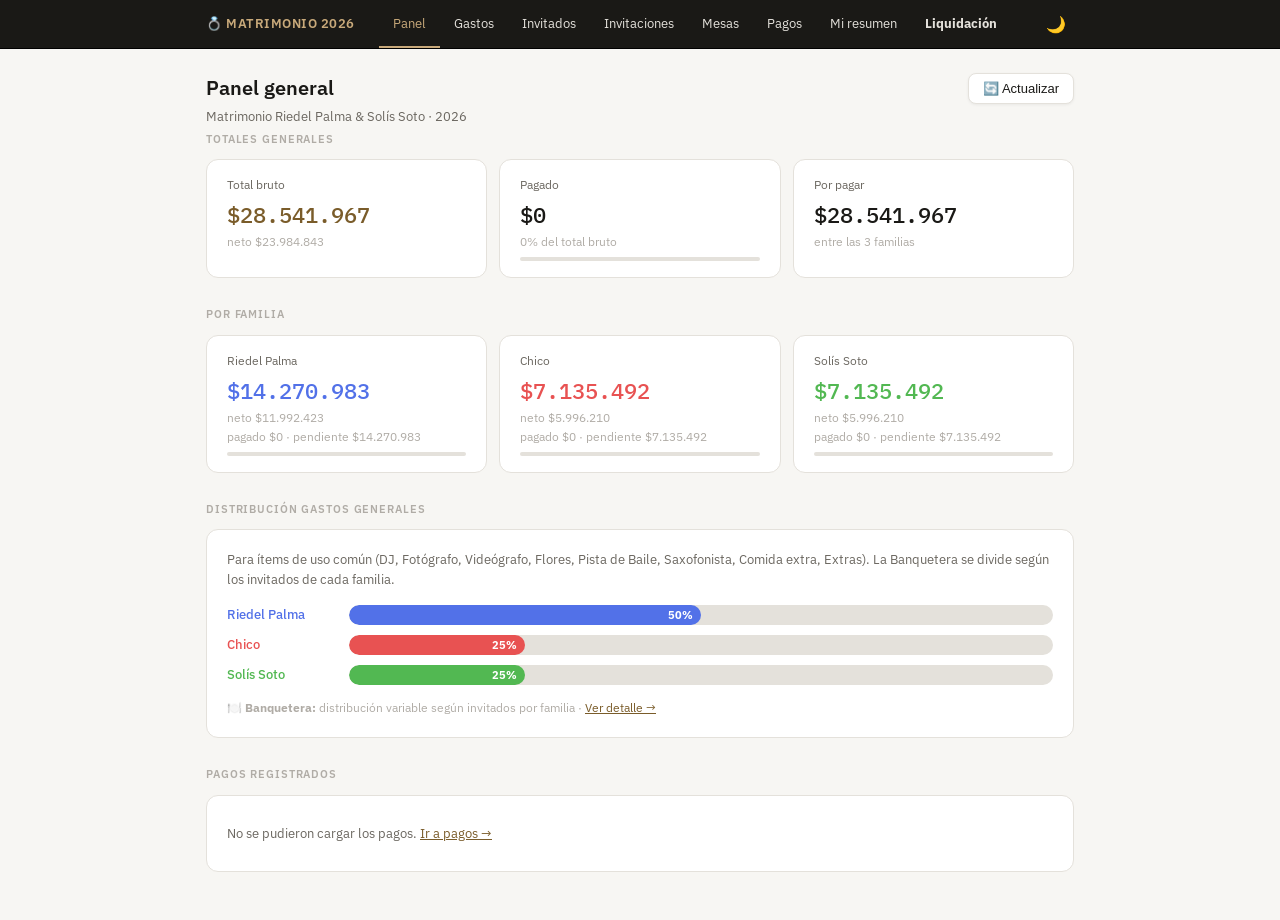
<file: index.html>
<!DOCTYPE html>
<html lang="es">
<head>
<meta charset="UTF-8">
<meta name="viewport" content="width=device-width, initial-scale=1, viewport-fit=cover">
<title>Panel — Matrimonio 2026</title>
<link rel="stylesheet" href="style.css">
</head>
<body>

<nav class="site-nav">
  <div class="site-nav-inner">
    <a class="site-nav-brand" href="index.html">💍 Matrimonio 2026</a>
    <ul class="site-nav-links">
      <li><a href="index.html">Panel</a></li>
      <li><a href="gastos.html">Gastos</a></li>
      <li><a href="invitados.html">Invitados</a></li>
      <li><a href="status.html">Invitaciones</a></li>
      <li><a href="mesas.html">Mesas</a></li>
      <li><a href="pagos.html">Pagos</a></li>
      <li><a href="familia.html">Mi resumen</a></li>
      <li><a href="liquidacion.html"><strong>Liquidación</strong></a></li>
    </ul>
    <button class="theme-toggle" id="theme-toggle" aria-label="Cambiar tema">🌙</button>
  </div>
</nav>

<!-- Modal editar pago -->
<div id="edit-modal" style="display:none;position:fixed;inset:0;background:rgba(0,0,0,.5);z-index:999;align-items:center;justify-content:center;padding:20px">
  <div style="background:var(--bg-card);border:1px solid var(--border);border-radius:12px;padding:24px;width:100%;max-width:400px;box-shadow:0 16px 48px rgba(0,0,0,.4)">
    <div style="display:flex;justify-content:space-between;align-items:center;margin-bottom:18px">
      <span style="font-weight:600;font-size:15px">Editar pago</span>
      <button onclick="cerrarModal()" style="background:none;border:none;cursor:pointer;color:var(--fg-muted);font-size:20px;line-height:1">×</button>
    </div>
    <input type="hidden" id="edit-id">
    <div style="margin-bottom:12px">
      <label style="font-size:12px;font-weight:500;color:var(--fg-muted);display:block;margin-bottom:4px">Familia</label>
      <select id="edit-familia" style="width:100%;padding:8px 10px;border:1px solid var(--border);border-radius:7px;background:var(--input-bg,var(--card-bg));color:var(--fg);font-size:14px">
        <option value="Riedel Palma">Riedel Palma</option>
        <option value="Chico">Chico</option>
        <option value="Solís Soto">Solís Soto</option>
      </select>
    </div>
    <div style="margin-bottom:12px">
      <label style="font-size:12px;font-weight:500;color:var(--fg-muted);display:block;margin-bottom:4px">Concepto</label>
      <input id="edit-concepto" type="text" style="width:100%;padding:8px 10px;border:1px solid var(--border);border-radius:7px;background:var(--input-bg,var(--card-bg));color:var(--fg);font-size:14px;box-sizing:border-box">
    </div>
    <div style="margin-bottom:18px">
      <label style="font-size:12px;font-weight:500;color:var(--fg-muted);display:block;margin-bottom:4px">Monto ($)</label>
      <input id="edit-monto" type="number" min="0" style="width:100%;padding:8px 10px;border:1px solid var(--border);border-radius:7px;background:var(--input-bg,var(--card-bg));color:var(--fg);font-size:14px;box-sizing:border-box">
    </div>
    <div style="display:flex;gap:10px">
      <button onclick="cerrarModal()" style="flex:1;padding:9px;border:1px solid var(--border);border-radius:7px;background:none;color:var(--fg);cursor:pointer;font-size:14px">Cancelar</button>
      <button onclick="guardarEdicion()" style="flex:1;padding:9px;border:none;border-radius:7px;background:var(--accent);color:#fff;cursor:pointer;font-size:14px;font-weight:600">Guardar</button>
    </div>
  </div>
</div>

<main class="page">
  <div style="display:flex;align-items:flex-start;justify-content:space-between;flex-wrap:wrap;gap:10px;margin-bottom:4px">
    <div>
      <h1 class="page-title" style="margin:0">Panel general</h1>
      <p class="page-subtitle" style="margin:4px 0 0">Matrimonio Riedel Palma &amp; Solís Soto · 2026</p>
    </div>
    <button id="btn-refresh" onclick="refrescar()" style="display:inline-flex;align-items:center;gap:6px;padding:7px 14px;border-radius:8px;background:var(--bg-card);border:1px solid var(--border);color:var(--fg);cursor:pointer;font-size:13px;font-weight:500;box-shadow:0 1px 3px rgba(0,0,0,.06)">
      🔄 Actualizar
    </button>
  </div>
  <div id="root"></div>
</main>

<script type="module">
import { apiFetch, apiPost, fileToBase64, fmt, initTheme, highlightNav, toast } from './api.js';

initTheme();
highlightNav();

window.eliminarPago = async function(id) {
  if (!confirm('¿Eliminar este pago?')) return;
  try {
    const res = await apiPost({ action: 'deletePago', id });
    if (res.ok) {
      toast('Pago eliminado');
      try { localStorage.removeItem(PAGOS_CACHE_KEY); } catch(e) {}
      render();
    } else toast(res.error || 'Error al eliminar', false);
  } catch(e) { toast(e.message || 'Error', false); }
};

window.editarPago = function(id, familia, concepto, monto) {
  document.getElementById('edit-id').value       = id;
  document.getElementById('edit-familia').value  = familia;
  document.getElementById('edit-concepto').value = concepto;
  document.getElementById('edit-monto').value    = monto;
  document.getElementById('edit-modal').style.display = 'flex';
};
window.cerrarModal = function() {
  document.getElementById('edit-modal').style.display = 'none';
};
window.guardarEdicion = async function() {
  const id      = document.getElementById('edit-id').value;
  const familia = document.getElementById('edit-familia').value;
  const concepto= document.getElementById('edit-concepto').value.trim();
  const monto   = parseFloat(document.getElementById('edit-monto').value);
  if (!familia || !concepto || !monto) { toast('Completa todos los campos', false); return; }
  try {
    const res = await apiPost({ action: 'editPago', id, data: { familia, concepto, monto } });
    if (res.ok) {
      toast('Pago actualizado ✓');
      cerrarModal();
      try { localStorage.removeItem(PAGOS_CACHE_KEY); } catch(e) {}
      render();
    } else toast(res.error || 'Error', false);
  } catch(e) { toast(e.message || 'Error', false); }
};

// ── Totales fijos (sin Banquetera — ésta viene de la API) ─────
// Suma de: Centro de Eventos, DJ, Fotógrafo, Videógrafo,
// Maquilladora, Comida extra, Pista de Baile, Ceremonia,
// Saxofonista, Flores, Extras  (todos × 1.19 IVA normal)
const FIXED = {
  r: { n: 11992423, b: 14270983 },
  c: { n:  5996210, b:  7135492 },
  s: { n:  5996210, b:  7135492 },
};

// Ítems sin precio fijo (Ceremonia, Maquilladora) — sus pagos se suman al bruto total
const ZERO_BUDGET_NAMES = ['ceremonia', 'maquilladora'];
function computeZeroBudgetPaid(pagos) {
  const z = { r:0, c:0, s:0 };
  (pagos||[]).forEach(p => {
    const concepto = String(p.concepto||'').toLowerCase();
    if (ZERO_BUDGET_NAMES.some(n => concepto.startsWith(n) || concepto.includes(n))) {
      const k = p.familia === 'Riedel Palma' ? 'r' : p.familia === 'Chico' ? 'c' : 's';
      z[k] += Number(p.monto)||0;
    }
  });
  return z;
}

// Ítems referenciales (est:true) con presupuesto fijo que pueden tener pagos reales
const EST_ITEMS_REF = [
  { item: 'Flores', rb: 952000,  cb: 476000,  sb: 476000  },
  { item: 'Extras', rb: 5108075, cb: 2554038, sb: 2554038 },
];
const ALL_ITEM_NAMES = [
  'Centro de Eventos','DJ',
  'Fotógrafo','Videógrafo','Maquilladora',
  'Comida extra','Pista de Baile','Ceremonia',
  'Saxofonista','Flores','Extras',
];
function computeItemPagadoPanel(pagos) {
  const result = {};
  ALL_ITEM_NAMES.forEach(n => { result[n] = { r:0, c:0, s:0 }; });
  (pagos||[]).forEach(p => {
    const k = p.familia === 'Riedel Palma' ? 'r' : p.familia === 'Chico' ? 'c' : 's';
    const monto = Number(p.monto)||0;
    // Prefer explicit item field; fall back to concepto startsWith for legacy entries
    if (p.item && result[p.item] !== undefined) {
      result[p.item][k] += monto;
    } else {
      const concepto = String(p.concepto||'').toLowerCase();
      for (const nombre of ALL_ITEM_NAMES) {
        if (concepto.startsWith(nombre.toLowerCase())) {
          result[nombre][k] += monto;
          break;
        }
      }
    }
  });
  return result;
}
// Ajusta BRUTO: reemplaza montos referenciales por pagos reales cuando existen
function applyEstAdjustments(pagos) {
  const ip = computeItemPagadoPanel(pagos);
  EST_ITEMS_REF.forEach(x => {
    const paid = ip[x.item] || { r:0, c:0, s:0 };
    if ((paid.r + paid.c + paid.s) === 0) return;
    BRUTO.r += paid.r - x.rb;
    BRUTO.c += paid.c - x.cb;
    BRUTO.s += paid.s - x.sb;
  });
  BRUTO_TOTAL = BRUTO.r + BRUTO.c + BRUTO.s;
}

// ── Liquidación dos bloques ───────────────────────────────────
// Bloque A = Riedel (50% del total)
// Bloque B = Chico + Solís Soto (50% del total, 50/50 interno)
// Banquetera: split por invitados (sr% Riedel, resto para bloque B)
//
// Nivel 1: Riedel vs bloque B combinado
// Nivel 2: interno Chico vs Solís (50/50 de lo que corresponde al bloque B)

function computeLiquidacion(pagos, banq) {
  const paid = { r:0, c:0, s:0 };
  const banqPaid = { r:0, c:0, s:0 };

  (pagos||[]).forEach(p => {
    const k = p.familia === 'Riedel Palma' ? 'r' : p.familia === 'Chico' ? 'c' : 's';
    const m = Number(p.monto)||0;
    const c = String(p.concepto||'').toLowerCase();
    if (c.includes('banquetera') || c.includes('catering') || c.includes('comida')) {
      banqPaid[k] += m;
    } else {
      paid[k] += m;
    }
  });

  const restoTotal = paid.r + paid.c + paid.s;
  const banqTotal  = banqPaid.r + banqPaid.c + banqPaid.s;
  const grandTotal = restoTotal + banqTotal;

  // Split banquetera para Riedel (resto queda para bloque B)
  let sr = 0.50;
  if (banq && banq.totalInvitados > 0) sr = (banq.invitadosR||0) / banq.totalInvitados;

  // ─ Nivel 1: Riedel vs bloque B ─
  const riedel_paid  = paid.r + banqPaid.r;
  const riedel_debe  = restoTotal * 0.50 + banqTotal * sr;
  const riedel_net   = riedel_paid - riedel_debe; // + = acreedor, − = deudor

  // ─ Nivel 2: interno Chico / Solís ─
  // Cada uno debe pagar 50% de la obligación total del bloque B
  const cs_debe_total = restoTotal * 0.50 + banqTotal * (1 - sr);
  const each_cs_debe  = cs_debe_total / 2;
  const c_paid = paid.c + banqPaid.c;
  const s_paid = paid.s + banqPaid.s;
  const c_net  = c_paid - each_cs_debe; // + = acreedor, − = deudor (dentro del bloque)
  const s_net  = s_paid - each_cs_debe;

  return { riedel_net, c_net, s_net, riedel_paid, c_paid, s_paid, riedel_debe, each_cs_debe, grandTotal, cs_debe_total };
}

function renderLiquidacion(pagos) {
  const banq = _lastBanq;
  const { riedel_net, c_net, s_net, riedel_paid, c_paid, s_paid, riedel_debe, each_cs_debe, grandTotal, cs_debe_total } = computeLiquidacion(pagos, banq);

  const NAMES = { r:'Riedel Palma', c:'Chico', s:'Solís Soto' };
  const badge = k => `<span class="badge badge-${k}">${NAMES[k]}</span>`;
  const badgeCS = `<span class="badge badge-c" style="margin-right:2px">Chico</span><span class="badge badge-s">Solís Soto</span>`;

  if (grandTotal < 100) {
    return `<p style="font-size:13px;color:var(--fg-muted);padding:4px 0">Aún no hay pagos registrados.</p>`;
  }

  // Nivel 1: transferencia entre bloques
  const bloqueRow = (() => {
    const cs_paid = c_paid + s_paid;
    const rColor = riedel_net >= 0 ? 'var(--green,#22c55e)' : 'var(--red,#ef4444)';
    const csColor = riedel_net <= 0 ? 'var(--green,#22c55e)' : 'var(--red,#ef4444)';
    const inter = Math.abs(Math.round(riedel_net));
    const interRow = inter > 100 ? `
      <div style="display:flex;align-items:center;gap:10px;padding:14px 0;border-top:1px solid var(--border);margin-top:4px">
        ${riedel_net < 0 ? badge('r') : badgeCS}
        <span style="color:var(--fg-faint);font-size:20px;line-height:1">→</span>
        ${riedel_net < 0 ? badgeCS : badge('r')}
        <span style="flex:1"></span>
        <span style="font-size:17px;font-weight:700;font-variant-numeric:tabular-nums">$${fmt(inter)}</span>
      </div>` : `<div style="padding:10px 0;color:var(--fg-muted);font-size:13px">✅ Ambos bloques están al día entre sí.</div>`;
    return `
      <div style="display:flex;justify-content:space-between;align-items:center;padding:12px 0;border-bottom:1px solid var(--border);font-size:13px">
        ${badge('r')}
        <span style="color:var(--fg-muted)">pagó $${fmt(riedel_paid)} · debía $${fmt(Math.round(riedel_debe))}</span>
        <span style="font-weight:600;color:${rColor}">${riedel_net >= 0 ? '✔' : '→ ' + fmt(Math.abs(Math.round(riedel_net)))}</span>
      </div>
      <div style="display:flex;justify-content:space-between;align-items:center;padding:12px 0;border-bottom:1px solid var(--border);font-size:13px">
        ${badgeCS}
        <span style="color:var(--fg-muted)">pagó $${fmt(c_paid + s_paid)} · debían $${fmt(Math.round(cs_debe_total))}</span>
        <span style="font-weight:600;color:${csColor}">${riedel_net <= 0 ? '✔' : '→ ' + fmt(Math.abs(Math.round(riedel_net)))}</span>
      </div>
      ${interRow}`;
  })();

  // Nivel 2: interno Chico / Solís
  const internoRow = (() => {
    const inter = Math.abs(Math.round(c_net));
    if (inter < 100) return `<div style="padding:10px 0;color:var(--fg-muted);font-size:13px">✅ Chico y Solís están al día entre sí.</div>`;
    const from = c_net < 0 ? 'c' : 's';
    const to   = c_net < 0 ? 's' : 'c';
    return `
      <div style="display:flex;justify-content:space-between;align-items:center;padding:10px 0;border-bottom:1px solid var(--border);font-size:13px">
        ${badge('c')}
        <span style="color:var(--fg-muted)">pagó $${fmt(c_paid)} · debía $${fmt(Math.round(each_cs_debe))}</span>
        <span style="font-weight:600;color:${c_net < 0 ? 'var(--red,#ef4444)' : 'var(--green,#22c55e)'}">
          ${c_net >= 0 ? '✔' : '→ ' + fmt(Math.abs(Math.round(c_net)))}
        </span>
      </div>
      <div style="display:flex;justify-content:space-between;align-items:center;padding:10px 0;border-bottom:1px solid var(--border);font-size:13px">
        ${badge('s')}
        <span style="color:var(--fg-muted)">pagó $${fmt(s_paid)} · debía $${fmt(Math.round(each_cs_debe))}</span>
        <span style="font-weight:600;color:${s_net < 0 ? 'var(--red,#ef4444)' : 'var(--green,#22c55e)'}">
          ${s_net >= 0 ? '✔' : '→ ' + fmt(Math.abs(Math.round(s_net)))}
        </span>
      </div>
      <div style="display:flex;align-items:center;gap:10px;padding:14px 0;border-top:1px solid var(--border);margin-top:4px">
        ${badge(from)}
        <span style="color:var(--fg-faint);font-size:20px;line-height:1">→</span>
        ${badge(to)}
        <span style="flex:1"></span>
        <span style="font-size:17px;font-weight:700;font-variant-numeric:tabular-nums">$${fmt(inter)}</span>
      </div>`;
  })();

  return `
    <div style="font-size:11px;font-weight:600;color:var(--fg-muted);letter-spacing:.06em;text-transform:uppercase;margin-bottom:4px">Total pagado entre todos</div>
    <div style="font-size:26px;font-weight:700;font-variant-numeric:tabular-nums;margin-bottom:20px">$${fmt(grandTotal)}</div>

    <div style="font-size:11px;font-weight:600;color:var(--fg-muted);letter-spacing:.06em;text-transform:uppercase;margin-bottom:6px">Entre bloques (Riedel 50% · Chico+Solís 50%)</div>
    ${bloqueRow}

    <div style="font-size:11px;font-weight:600;color:var(--fg-muted);letter-spacing:.06em;text-transform:uppercase;margin:22px 0 6px">Interno: Chico / Solís Soto</div>
    ${internoRow}

    <p style="font-size:11px;color:var(--fg-faint);margin-top:14px">Banquetera por número de invitados · todo lo demás 50/50 entre bloques · Chico y Solís dividen su mitad al 50/50.</p>
  `;
}

const root = document.getElementById('root');
let BRUTO = { r:0, c:0, s:0 };
let NETO  = { r:0, c:0, s:0 };
let BRUTO_TOTAL = 0, NETO_TOTAL = 0;
let _lastBanq = null; // para liquidación

function familiaCard(k, label, bruto, neto, pagado, pend) {
  const pct = bruto > 0 ? Math.min(100, Math.round(pagado / bruto * 100)) : 0;
  return `<div class="stat-tile ${k}">
    <div class="label">${label}</div>
    <div class="value">$${fmt(bruto)}</div>
    <div class="sub" style="display:flex;flex-direction:column;gap:1px">
      <span>neto $${fmt(neto)}</span>
      <span>pagado $${fmt(pagado)} · pendiente $${fmt(pend)}</span>
    </div>
    <div class="progress-wrap"><div class="progress-track">
      <div class="progress-fill" style="width:${pct}%;background:var(--${k}-color)"></div>
    </div></div>
  </div>`;
}

function renderPagos(pagos) {
  if (!pagos || !pagos.length) {
    return '<p style="color:var(--fg-muted);font-size:13px;padding:8px 0">Aún no hay pagos. <a href="pagos.html" style="color:var(--accent-fg)">Registrar uno →</a></p>';
  }
  const todos = [...pagos].reverse();
  return `<div class="table-wrap"><table>
    <thead><tr><th>Fecha</th><th>Familia</th><th>Concepto</th><th class="num">Monto</th><th>Comprobante</th><th></th></tr></thead>
    <tbody>${todos.map(p => {
      const k = p.familia === 'Riedel Palma' ? 'r' : p.familia === 'Chico' ? 'c' : 's';
      const urls = p.comprobante
        ? p.comprobante.split(',').map(u => u.trim()).filter(u => u.startsWith('http'))
        : [];
      const verLinks = urls.map((u, i) =>
        `<a href="${u}" target="_blank" style="color:var(--accent-fg);font-size:12px">
          ${urls.length > 1 ? `Ver ${i+1}` : 'Ver'} →
        </a>`).join('');
      const comp = `
        <div style="display:inline-flex;align-items:center;gap:6px;flex-wrap:wrap">
          ${verLinks}
          <label style="cursor:pointer;color:var(--accent-fg);font-size:12px;display:inline-flex;align-items:center;gap:3px">
            📎 ${urls.length ? 'Otro' : 'Adjuntar'}
            <input type="file" accept="image/*,application/pdf" hidden
              onchange="subirComp('${p.id}', this)">
          </label>
        </div>`;
      return `<tr>
        <td>${p.fecha}</td>
        <td><span class="badge badge-${k}">${p.familia}</span></td>
        <td>${p.concepto}</td>
        <td class="num">$${fmt(p.monto)}</td>
        <td id="comp-cell-${p.id}">${comp}</td>
        <td style="white-space:nowrap">
          ${!p.id.startsWith('G') ? `<button class="btn-edit-pago"
            data-id="${p.id}"
            data-familia="${p.familia}"
            data-concepto="${(p.concepto||'').replace(/&/g,'&amp;').replace(/"/g,'&quot;')}"
            data-monto="${p.monto}"
            style="background:none;border:none;cursor:pointer;color:var(--fg-muted);font-size:14px;padding:2px 5px;line-height:1" title="Editar">✏️</button>` : ''}
          <button onclick="eliminarPago('${p.id}')" style="background:none;border:none;cursor:pointer;color:var(--fg-faint);font-size:16px;padding:2px 5px;line-height:1" title="Eliminar">×</button>
        </td>
      </tr>`;
    }).join('')}</tbody>
  </table></div>
  <p style="text-align:right;margin-top:10px"><a href="pagos.html" style="color:var(--accent-fg);font-size:13px">Registrar pago →</a></p>`;
}

window.subirComp = async function(pagoId, input) {
  const file = input.files[0];
  if (!file) return;
  const cell = document.getElementById(`comp-cell-${pagoId}`);
  // Guardar URLs existentes antes de mostrar "Subiendo…"
  const prevUrls = cell
    ? Array.from(cell.querySelectorAll('a[href]')).map(a => a.href).filter(u => u.startsWith('http'))
    : [];
  if (cell) cell.innerHTML = '<span style="font-size:12px;color:var(--fg-muted)">Subiendo…</span>';
  try {
    const b64 = await fileToBase64(file);
    const res = await apiPost({
      action:   'uploadComprobante',
      pagoId,
      fileData: b64,
      mimeType: file.type,
      fileName: file.name,
    });
    if (res.ok && res.url) {
      const allUrls = res.allUrls
        ? res.allUrls.split(',').map(u => u.trim()).filter(u => u.startsWith('http'))
        : [...prevUrls, res.url].filter((u, i, arr) => u.startsWith('http') && arr.indexOf(u) === i);
      const verLinks = allUrls.map((u, i) =>
        `<a href="${u}" target="_blank" style="color:var(--accent-fg);font-size:12px">
          ${allUrls.length > 1 ? `Ver ${i+1}` : 'Ver'} →
        </a>`).join('');
      if (cell) cell.innerHTML = `
        <div style="display:inline-flex;align-items:center;gap:6px;flex-wrap:wrap">
          ${verLinks}
          <label style="cursor:pointer;color:var(--accent-fg);font-size:12px;display:inline-flex;align-items:center;gap:3px">
            📎 Otro
            <input type="file" accept="image/*,application/pdf" hidden
              onchange="subirComp('${pagoId}', this)">
          </label>
        </div>`;
      try { localStorage.removeItem(PAGOS_CACHE_KEY); } catch(e) {}
      toast('Comprobante subido ✓');
    } else {
      if (cell) cell.innerHTML = '<span style="color:#c0392b;font-size:12px">Error</span>';
      toast('Error al subir', false);
    }
  } catch(err) {
    if (cell) cell.innerHTML = '<span style="color:#c0392b;font-size:12px">Error</span>';
    toast(err.message || 'Error al subir', false);
  }
};

function renderPanel(pagos) {
  const pagado = { r: 0, c: 0, s: 0 };
  (pagos || []).forEach(p => {
    const k = p.familia === 'Riedel Palma' ? 'r' : p.familia === 'Chico' ? 'c' : 's';
    pagado[k] += Number(p.monto) || 0;
  });
  const pagadoTotal = pagado.r + pagado.c + pagado.s;

  // Ítems sin precio fijo (ej. Ceremonia) — sus pagos engrosan el total bruto
  const zp = computeZeroBudgetPaid(pagos);
  const bruto = { r: BRUTO.r + zp.r, c: BRUTO.c + zp.c, s: BRUTO.s + zp.s };
  const brutoTotal = bruto.r + bruto.c + bruto.s;

  const pend = {
    r: Math.max(0, bruto.r - pagado.r),
    c: Math.max(0, bruto.c - pagado.c),
    s: Math.max(0, bruto.s - pagado.s),
  };
  const pendTotal = pend.r + pend.c + pend.s;
  const pct = brutoTotal > 0 ? Math.min(100, Math.round(pagadoTotal / brutoTotal * 100)) : 0;

  root.innerHTML = `
    <div class="section-label">Totales generales</div>
    <div class="stat-grid" style="margin-bottom:28px">
      <div class="stat-tile t">
        <div class="label">Total bruto</div>
        <div class="value">$${fmt(brutoTotal)}</div>
        <div class="sub">neto $${fmt(NETO_TOTAL)}</div>
      </div>
      <div class="stat-tile">
        <div class="label">Pagado</div>
        <div class="value">$${fmt(pagadoTotal)}</div>
        <div class="sub">${pct}% del total bruto</div>
        <div class="progress-wrap"><div class="progress-track"><div class="progress-fill" style="width:${pct}%"></div></div></div>
      </div>
      <div class="stat-tile">
        <div class="label">Por pagar</div>
        <div class="value">$${fmt(pendTotal)}</div>
        <div class="sub">entre las 3 familias</div>
      </div>
    </div>

    <div class="section-label">Por familia</div>
    <div class="stat-grid" style="margin-bottom:28px">
      ${familiaCard('r','Riedel Palma',bruto.r,NETO.r,pagado.r,pend.r)}
      ${familiaCard('c','Chico',bruto.c,NETO.c,pagado.c,pend.c)}
      ${familiaCard('s','Solís Soto',bruto.s,NETO.s,pagado.s,pend.s)}
    </div>

    <div class="section-label">Distribución gastos generales</div>
    <div class="card" style="margin-bottom:28px">
      <p style="font-size:13px;color:var(--fg-muted);margin:0 0 16px">
        Para ítems de uso común (DJ, Fotógrafo, Videógrafo, Flores, Pista de Baile, Saxofonista, Comida extra, Extras). La Banquetera se divide según los invitados de cada familia.
      </p>
      <div style="display:flex;flex-direction:column;gap:10px">
        <div style="display:flex;align-items:center;gap:12px">
          <span style="width:110px;font-size:13px;font-weight:500;color:var(--r-color)">Riedel Palma</span>
          <div style="flex:1;background:var(--border);border-radius:99px;overflow:hidden;height:20px">
            <div style="width:50%;background:var(--r-color);height:100%;border-radius:99px;display:flex;align-items:center;justify-content:flex-end;padding-right:8px">
              <span style="font-size:11px;font-weight:700;color:#fff">50%</span>
            </div>
          </div>
        </div>
        <div style="display:flex;align-items:center;gap:12px">
          <span style="width:110px;font-size:13px;font-weight:500;color:var(--c-color)">Chico</span>
          <div style="flex:1;background:var(--border);border-radius:99px;overflow:hidden;height:20px">
            <div style="width:25%;background:var(--c-color);height:100%;border-radius:99px;display:flex;align-items:center;justify-content:flex-end;padding-right:8px">
              <span style="font-size:11px;font-weight:700;color:#fff">25%</span>
            </div>
          </div>
        </div>
        <div style="display:flex;align-items:center;gap:12px">
          <span style="width:110px;font-size:13px;font-weight:500;color:var(--s-color)">Solís Soto</span>
          <div style="flex:1;background:var(--border);border-radius:99px;overflow:hidden;height:20px">
            <div style="width:25%;background:var(--s-color);height:100%;border-radius:99px;display:flex;align-items:center;justify-content:flex-end;padding-right:8px">
              <span style="font-size:11px;font-weight:700;color:#fff">25%</span>
            </div>
          </div>
        </div>
      </div>
      <p style="font-size:12px;color:var(--fg-faint);margin:14px 0 0">
        🍽️ <strong>Banquetera:</strong> distribución variable según invitados por familia · <a href="gastos.html" style="color:var(--accent-fg)">Ver detalle →</a>
      </p>
    </div>

    <div class="section-label">Pagos registrados</div>
    <div class="card" id="pagos-card">
      ${renderPagos(pagos)}
    </div>

  `;
}

const PAGOS_CACHE_KEY = 'panel_pagos_v1';
const BANQ_CACHE_KEY  = 'panel_banq_v1';

function getCached(key) {
  try {
    const raw = localStorage.getItem(key);
    if (!raw) return null;
    const { ts, data } = JSON.parse(raw);
    if (Date.now() - ts < 10 * 60 * 1000) return data;
  } catch(e) {}
  return null;
}
function setCached(key, data) {
  try { localStorage.setItem(key, JSON.stringify({ ts: Date.now(), data })); } catch(e) {}
}

function applyBanq(banq) {
  if (!banq || banq.error) return;
  _lastBanq = banq;
  BRUTO = { r: FIXED.r.b + (banq.rb||0), c: FIXED.c.b + (banq.cb||0), s: FIXED.s.b + (banq.sb||0) };
  NETO  = { r: FIXED.r.n + (banq.rn||0), c: FIXED.c.n + (banq.cn||0), s: FIXED.s.n + (banq.sn||0) };
  BRUTO_TOTAL = BRUTO.r + BRUTO.c + BRUTO.s;
  NETO_TOTAL  = NETO.r  + NETO.c  + NETO.s;
}

async function render() {
  const cachedPagos = getCached(PAGOS_CACHE_KEY);
  const cachedBanq  = getCached(BANQ_CACHE_KEY);

  // Render inmediato con lo que hay en caché
  BRUTO = { r: FIXED.r.b, c: FIXED.c.b, s: FIXED.s.b };
  NETO  = { r: FIXED.r.n, c: FIXED.c.n, s: FIXED.s.n };
  BRUTO_TOTAL = BRUTO.r + BRUTO.c + BRUTO.s;
  NETO_TOTAL  = NETO.r  + NETO.c  + NETO.s;
  applyBanq(cachedBanq);
  applyEstAdjustments(cachedPagos || []);  // reemplaza referenciales por pagos reales
  renderPanel(cachedPagos || []);

  // Actualizar desde la API en segundo plano
  try {
    const [banq, pagos] = await Promise.all([
      apiFetch('banquetera'),
      apiFetch('pagos'),
    ]);
    if (banq && !banq.error) {
      setCached(BANQ_CACHE_KEY, banq);
      applyBanq(banq);
    }
    const data = pagos || [];
    setCached(PAGOS_CACHE_KEY, data);
    applyEstAdjustments(data);  // reemplaza referenciales por pagos reales en BRUTO
    renderPanel(data);
  } catch(e) {
    if (!cachedPagos) {
      const card = document.getElementById('pagos-card');
      if (card) card.innerHTML = `<p style="color:var(--fg-muted);font-size:13px;padding:8px 0">
        No se pudieron cargar los pagos. <a href="pagos.html" style="color:var(--accent-fg)">Ir a pagos →</a>
      </p>`;
    }
  }
}

// Delegated listener para botones de editar pago (evita problemas con comillas en onclick inline)
root.addEventListener('click', e => {
  const btn = e.target.closest('.btn-edit-pago');
  if (!btn) return;
  editarPago(btn.dataset.id, btn.dataset.familia, btn.dataset.concepto, parseFloat(btn.dataset.monto));
});

window.refrescar = async function() {
  const btn = document.getElementById('btn-refresh');
  if (btn) { btn.textContent = '⏳ Cargando…'; btn.disabled = true; }
  try { localStorage.removeItem(PAGOS_CACHE_KEY); } catch(e) {}
  try { localStorage.removeItem(BANQ_CACHE_KEY); } catch(e) {}
  await render();
  if (btn) { btn.innerHTML = '🔄 Actualizar'; btn.disabled = false; }
};

render();
</script>
</body>
</html>
</file>
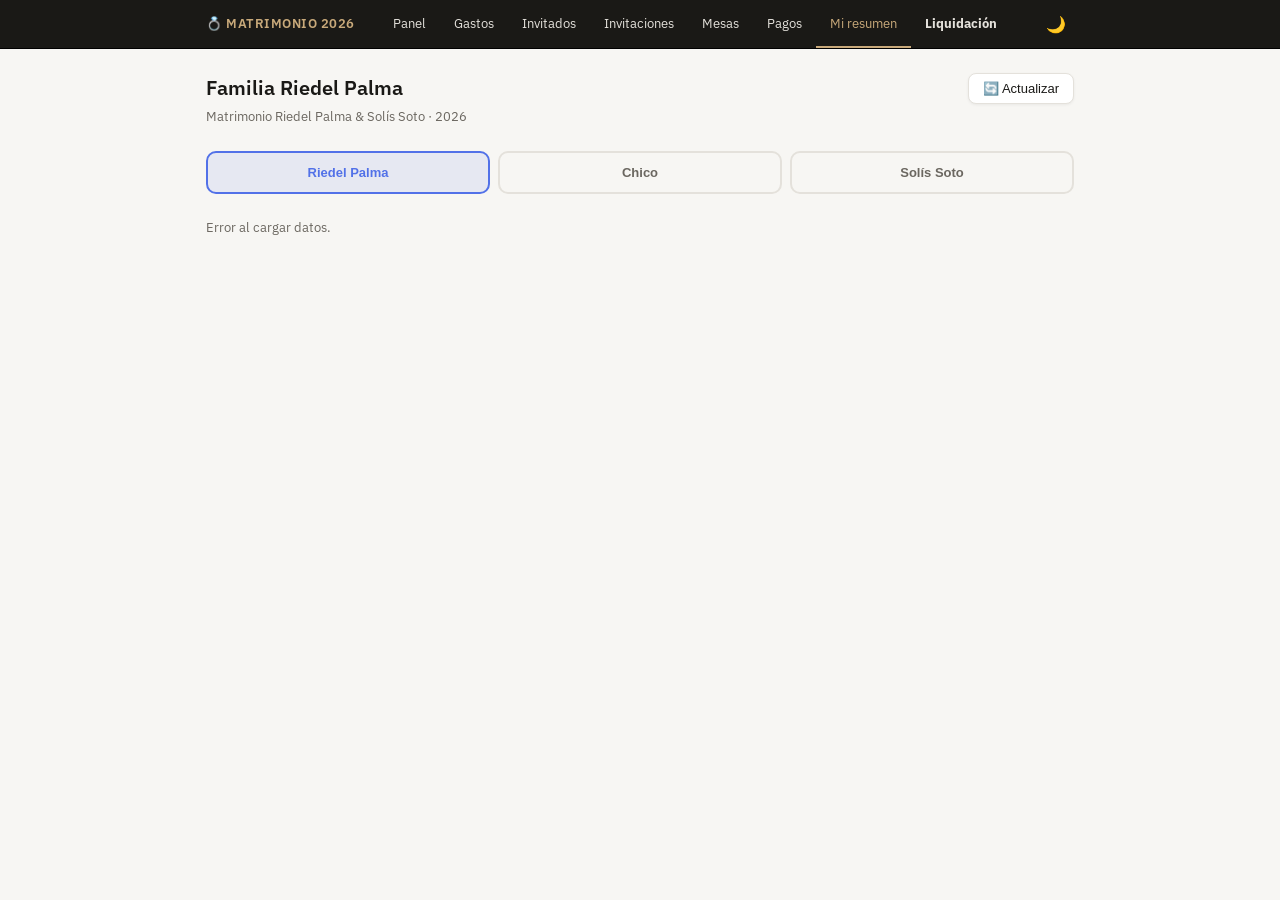
<file: familia.html>
<!DOCTYPE html>
<html lang="es">
<head>
<meta charset="UTF-8">
<meta name="viewport" content="width=device-width, initial-scale=1, viewport-fit=cover">
<title>Mi resumen — Matrimonio 2026</title>
<link rel="stylesheet" href="style.css">
<style>
.hero-card {
  border-radius: 20px;
  padding: 28px 24px 24px;
  margin-bottom: 24px;
  position: relative;
  overflow: hidden;
}
.hero-card.r { background: linear-gradient(135deg, var(--r-color) 0%, #7c3aed 100%); color: #fff; }
.hero-card.c { background: linear-gradient(135deg, var(--c-color) 0%, #0891b2 100%); color: #fff; }
.hero-card.s { background: linear-gradient(135deg, var(--s-color) 0%, #059669 100%); color: #fff; }
.hero-label { font-size: 13px; opacity: .8; font-weight: 500; letter-spacing: .05em; text-transform: uppercase; margin-bottom: 6px; }
.hero-amount { font-size: 40px; font-weight: 800; line-height: 1; margin-bottom: 4px; font-variant-numeric: tabular-nums; }
.hero-sub { font-size: 13px; opacity: .75; }
.hero-progress { margin-top: 20px; }
.hero-track { background: rgba(255,255,255,.25); border-radius: 99px; height: 10px; overflow: hidden; }
.hero-fill { height: 100%; border-radius: 99px; background: rgba(255,255,255,.85); transition: width .6s ease; }
.hero-pct { font-size: 13px; opacity: .9; margin-top: 6px; font-weight: 600; }

.summary-grid { display: grid; grid-template-columns: 1fr 1fr; gap: 12px; margin-bottom: 24px; }
.sum-tile { background: var(--card-bg); border: 1px solid var(--border); border-radius: 12px; padding: 16px; }
.sum-label { font-size: 11px; color: var(--fg-muted); text-transform: uppercase; letter-spacing: .06em; margin-bottom: 6px; }
.sum-value { font-size: 24px; font-weight: 700; font-variant-numeric: tabular-nums; color: var(--fg); }
.sum-sub { font-size: 12px; color: var(--fg-faint); margin-top: 3px; }

.item-list { display: flex; flex-direction: column; gap: 0; border: 1px solid var(--border); border-radius: 12px; overflow: hidden; margin-bottom: 24px; }
.item-line { display: flex; align-items: center; gap: 12px; padding: 12px 16px; border-bottom: 1px solid var(--border); background: var(--card-bg); }
.item-line:last-child { border-bottom: none; }
.item-name { flex: 1; font-size: 13px; font-weight: 500; color: var(--fg); }
.item-name.est { color: var(--fg-muted); font-style: italic; }
.item-amounts { text-align: right; flex-shrink: 0; }
.item-share { font-size: 13px; font-weight: 600; font-variant-numeric: tabular-nums; color: var(--fg); }
.item-paid { font-size: 11px; color: var(--fg-muted); font-variant-numeric: tabular-nums; }
.item-bar-wrap { width: 60px; flex-shrink: 0; }
.item-bar { height: 6px; background: var(--border); border-radius: 99px; overflow: hidden; }
.item-bar-fill { height: 100%; border-radius: 99px; transition: width .4s; }
.item-pct { font-size: 10px; color: var(--fg-faint); text-align: right; margin-top: 2px; font-weight: 600; }

.banq-note { font-size: 12px; color: var(--fg-faint); background: var(--card-bg); border: 1px solid var(--border); border-radius: 8px; padding: 10px 14px; margin-bottom: 24px; }

.selector-wrap { display: flex; gap: 8px; margin-bottom: 24px; flex-wrap: wrap; }
.sel-btn { flex: 1; min-width: 100px; padding: 12px 8px; border-radius: 10px; border: 2px solid var(--border); background: var(--card-bg); color: var(--fg-muted); font-size: 13px; font-weight: 600; cursor: pointer; text-align: center; transition: all .15s; }
.sel-btn.r.active { border-color: var(--r-color); color: var(--r-color); background: color-mix(in srgb, var(--r-color) 10%, transparent); }
.sel-btn.c.active { border-color: var(--c-color); color: var(--c-color); background: color-mix(in srgb, var(--c-color) 10%, transparent); }
.sel-btn.s.active { border-color: var(--s-color); color: var(--s-color); background: color-mix(in srgb, var(--s-color) 10%, transparent); }
</style>
</head>
<body>

<nav class="site-nav">
  <div class="site-nav-inner">
    <a class="site-nav-brand" href="index.html">💍 Matrimonio 2026</a>
    <ul class="site-nav-links">
      <li><a href="index.html">Panel</a></li>
      <li><a href="gastos.html">Gastos</a></li>
      <li><a href="invitados.html">Invitados</a></li>
      <li><a href="status.html">Invitaciones</a></li>
      <li><a href="mesas.html">Mesas</a></li>
      <li><a href="pagos.html">Pagos</a></li>
      <li><a href="familia.html">Mi resumen</a></li>
      <li><a href="liquidacion.html"><strong>Liquidación</strong></a></li>
    </ul>
    <button class="theme-toggle" id="theme-toggle" aria-label="Cambiar tema">🌙</button>
  </div>
</nav>

<main class="page">
  <div style="display:flex;align-items:flex-start;justify-content:space-between;flex-wrap:wrap;gap:10px;margin-bottom:4px">
    <div>
      <h1 class="page-title" id="page-title" style="margin:0">Mi resumen</h1>
      <p class="page-subtitle" style="margin:4px 0 20px">Matrimonio Riedel Palma &amp; Solís Soto · 2026</p>
    </div>
    <button id="btn-refresh" onclick="refrescar()" style="display:inline-flex;align-items:center;gap:6px;padding:7px 14px;border-radius:8px;background:var(--bg-card);border:1px solid var(--border);color:var(--fg);cursor:pointer;font-size:13px;font-weight:500;box-shadow:0 1px 3px rgba(0,0,0,.06)">
      🔄 Actualizar
    </button>
  </div>

  <!-- Selector de familia (solo visible sin parámetro en URL) -->
  <div class="selector-wrap" id="selector-wrap">
    <button class="sel-btn r" onclick="setFam('r')">Riedel Palma</button>
    <button class="sel-btn c" onclick="setFam('c')">Chico</button>
    <button class="sel-btn s" onclick="setFam('s')">Solís Soto</button>
  </div>

  <div id="root"><div class="loading"><div class="spinner"></div> Cargando…</div></div>
</main>

<script type="module">
import { apiFetch, fmt, initTheme, highlightNav } from './api.js';

initTheme();
highlightNav();

const ITEMS_FIXED = [
  { item:'Centro de Eventos', rn:4423284, rb:5263708, cn:2211642, cb:2631854, sn:2211642, sb:2631854 },
  { item:'DJ',                rn:777311,  rb:925000,  cn:388655,  cb:462500,  sn:388655,  sb:462500  },
  { item:'Fotógrafo',         rn:756303,  rb:900000,  cn:378151,  cb:450000,  sn:378151,  sb:450000  },
  { item:'Videógrafo',        rn:546218,  rb:650000,  cn:273109,  cb:325000,  sn:273109,  sb:325000  },
  { item:'Maquilladora',      rn:0,       rb:0,       cn:0,       cb:0,       sn:0,       sb:0,       est:true },
  { item:'Comida extra',      rn:30000,   rb:35700,   cn:15000,   cb:17850,   sn:15000,   sb:17850   },
  { item:'Pista de Baile',    rn:261765,  rb:311500,  cn:130882,  cb:155750,  sn:130882,  sb:155750  },
  { item:'Ceremonia',         rn:0,       rb:0,       cn:0,       cb:0,       sn:0,       sb:0,       est:true },
  { item:'Saxofonista',       rn:105042,  rb:125000,  cn:52521,   cb:62500,   sn:52521,   sb:62500   },
  { item:'Flores',            rn:800000,  rb:952000,  cn:400000,  cb:476000,  sn:400000,  sb:476000,  est:true },
  { item:'Extras',            rn:4292500, rb:5108075, cn:2146250, cb:2554038, sn:2146250, sb:2554038, est:true },
];

const LABELS = { r: 'Riedel Palma', c: 'Chico', s: 'Solís Soto' };
const root = document.getElementById('root');

let fam = 'r';
let banqData = null;
let pagosData = null;

// Leer param de URL — si viene con ?f=, es link personal: ocultar selector
const urlParam = new URLSearchParams(location.search).get('f');
const hasParam = urlParam && ['r','c','s'].includes(urlParam);
if (hasParam) {
  fam = urlParam;
  document.getElementById('selector-wrap').style.display = 'none';
}

function buildItems(banq) {
  const items = ITEMS_FIXED.slice();
  if (banq && !banq.error) {
    items.push({
      item: 'Banquetera',
      rb: banq.rb||0, rn: banq.rn||0,
      cb: banq.cb||0, cn: banq.cn||0,
      sb: banq.sb||0, sn: banq.sn||0,
      pr: 0, pc: 0, ps: 0,
    });
  }
  return items;
}

function computeDeuda(pagos, banq, myKey) {
  // Tricount completo: todo va al pozo, split 50/25/25 (banquetera por invitados).
  // net = lo que pagué - lo que debía. Positivo = me deben, negativo = debo.
  const banqPagado = { r:0, c:0, s:0 };
  const restoPagado = { r:0, c:0, s:0 };

  (pagos||[]).forEach(p => {
    const k = p.familia === 'Riedel Palma' ? 'r' : p.familia === 'Chico' ? 'c' : 's';
    const m = Number(p.monto)||0;
    const c = String(p.concepto||'').toLowerCase();
    if (c.includes('banquetera') || c.includes('catering') || c.includes('comida')) {
      banqPagado[k] += m;
    } else {
      restoPagado[k] += m;
    }
  });

  const net = { r:0, c:0, s:0 };
  const restoTotal = restoPagado.r + restoPagado.c + restoPagado.s;
  net.r += restoPagado.r - restoTotal * 0.50;
  net.c += restoPagado.c - restoTotal * 0.25;
  net.s += restoPagado.s - restoTotal * 0.25;

  const banqTotal = banqPagado.r + banqPagado.c + banqPagado.s;
  if (banqTotal > 0) {
    let sr = 0.50, sc = 0.25, ss = 0.25;
    if (banq && banq.totalInvitados > 0) {
      sr = (banq.invitadosR||0) / banq.totalInvitados;
      sc = (banq.invitadosC||0) / banq.totalInvitados;
      ss = (banq.invitadosS||0) / banq.totalInvitados;
    }
    net.r += banqPagado.r - banqTotal * sr;
    net.c += banqPagado.c - banqTotal * sc;
    net.s += banqPagado.s - banqTotal * ss;
  }

  const totalPagado = restoTotal + banqTotal;
  const netMine = net[myKey];
  const totalPagadoMine = (restoPagado[myKey]||0) + (banqPagado[myKey]||0);
  return { netMine, totalPagado, totalPagadoMine, net };
}

function computeFromPagos(pagos, items) {
  const totalPaid = { r:0, c:0, s:0 };
  const itemPaid  = {};
  items.forEach(x => { itemPaid[x.item] = { r:0, c:0, s:0 }; });
  itemPaid['Banquetera'] = { r:0, c:0, s:0 };

  (pagos||[]).forEach(p => {
    const k = p.familia === 'Riedel Palma' ? 'r' : p.familia === 'Chico' ? 'c' : 's';
    const monto = Number(p.monto)||0;
    totalPaid[k] += monto;
    // Matchear concepto con nombre de ítem
    const concepto = String(p.concepto||'').toLowerCase();
    for (const nombre of Object.keys(itemPaid)) {
      if (concepto.startsWith(nombre.toLowerCase()) || concepto.includes(nombre.toLowerCase())) {
        itemPaid[nombre][k] += monto;
        break;
      }
    }
  });

  return { totalPaid, itemPaid };
}

function render() {
  const items  = buildItems(banqData);
  const { totalPaid: paid, itemPaid } = computeFromPagos(pagosData, ITEMS_FIXED);
  const k      = fam;
  const bKey   = k + 'b'; // rb / cb / sb

  // Para ítems sin precio fijo (rb=0), el "total" es lo que se ha pagado hasta ahora
  const totalShare  = items.reduce((s, x) => {
    const fixed = x[bKey]||0;
    return s + (fixed > 0 ? fixed : (itemPaid[x.item]||{})[k]||0);
  }, 0);
  const totalPaid   = paid[k];
  const totalPend   = Math.max(0, totalShare - totalPaid);
  const pct         = totalShare > 0 ? Math.min(100, Math.round(totalPaid / totalShare * 100)) : 0;

  // Actualizar selector (solo si está visible)
  if (!hasParam) {
    document.querySelectorAll('.sel-btn').forEach(b => b.classList.remove('active'));
    document.querySelector(`.sel-btn.${k}`).classList.add('active');
  }
  document.getElementById('page-title').textContent = `Familia ${LABELS[k]}`;
  document.title = `${LABELS[k]} — Matrimonio 2026`;

  // Actualizar URL sin recargar
  history.replaceState(null,'',`?f=${k}`);

  // Un ítem est:true pasa a "contratado" en cuanto CUALQUIER familia lo haya pagado
  const anyFamPaid = x => {
    const ip = itemPaid[x.item] || {};
    return (ip.r||0) + (ip.c||0) + (ip.s||0) > 0;
  };
  const isEstFam = x => x.est && !anyFamPaid(x);

  const estItems  = items.filter(x =>  isEstFam(x) && ((x[bKey]||0) > 0 || (itemPaid[x.item]||{})[k] > 0));
  const realItems = items.filter(x => !isEstFam(x) && ((x[bKey]||0) > 0 || (itemPaid[x.item]||{})[k] > 0));
  const zeroItems = items.filter(x => !x.est && (x[bKey]||0) === 0 && !((itemPaid[x.item]||{})[k] > 0));

  // Pagos de esta familia, orden cronológico inverso
  const famPagos = (pagosData||[]).filter(p => {
    const pk = p.familia === 'Riedel Palma' ? 'r' : p.familia === 'Chico' ? 'c' : 's';
    return pk === k;
  }).slice().reverse();

  function itemLine(x) {
    const ipaid  = (itemPaid[x.item]||{})[k]||0;
    const ip     = itemPaid[x.item] || {};
    const totalPagItem = (ip.r||0) + (ip.c||0) + (ip.s||0);
    // Para ítems referenciales con pagos reales: el presupuesto pasa a ser el pago real de esta familia
    const share  = (x.est && totalPagItem > 0) ? ipaid : ((x[bKey]||0) > 0 ? (x[bKey]||0) : ipaid);
    const ipct   = ipaid > 0 ? 100 : 0;
    const color  = `var(--${k}-color)`;
    const shareLabel = (x[bKey]||0) > 0
      ? `$${fmt(share)}`
      : `<span style="color:var(--fg-faint);font-size:11px">acumulado</span>`;
    return `<div class="item-line">
      <div class="item-name${isEstFam(x)?' est':''}">${x.item}${isEstFam(x)?' ★':''}</div>
      <div class="item-bar-wrap">
        <div class="item-bar"><div class="item-bar-fill" style="width:${ipct}%;background:${color}"></div></div>
        <div class="item-pct" style="color:${color}">${ipct}%</div>
      </div>
      <div class="item-amounts">
        <div class="item-share">${shareLabel}</div>
        <div class="item-paid">pagado $${fmt(ipaid)}</div>
      </div>
    </div>`;
  }

  function pagoRow(p) {
    const comp = p.comprobante
      ? `<a href="${p.comprobante}" target="_blank" style="color:var(--${k}-color);font-size:11px;text-decoration:none">Ver →</a>`
      : '';
    return `<div class="item-line">
      <div style="font-size:11px;color:var(--fg-faint);flex-shrink:0;width:72px">${p.fecha||'—'}</div>
      <div class="item-name" style="font-size:13px">${p.concepto}</div>
      <div style="flex-shrink:0;text-align:right">
        <div style="font-size:13px;font-weight:600;font-variant-numeric:tabular-nums">$${fmt(p.monto)}</div>
        <div style="font-size:11px;margin-top:2px">${comp}</div>
      </div>
    </div>`;
  }

  root.innerHTML = `
    <div class="hero-card ${k}">
      <div class="hero-label">Tu parte del matrimonio</div>
      <div class="hero-amount">$${fmt(totalShare)}</div>
      <div class="hero-sub">bruto (con IVA)</div>
      <div class="hero-progress">
        <div class="hero-track"><div class="hero-fill" style="width:${pct}%"></div></div>
        <div class="hero-pct">${pct}% pagado</div>
      </div>
    </div>

    <div class="summary-grid">
      <div class="sum-tile">
        <div class="sum-label">Pagado</div>
        <div class="sum-value" style="color:var(--${k}-color)">$${fmt(totalPaid)}</div>
        <div class="sum-sub">${pct}% del total</div>
      </div>
      <div class="sum-tile">
        <div class="sum-label">Por pagar</div>
        <div class="sum-value" style="color:${totalPend>0?'var(--fg)':'var(--s-color)'}">$${fmt(totalPend)}</div>
        <div class="sum-sub">${totalPend > 0 ? 'pendiente' : '✓ al día'}</div>
      </div>
    </div>

    ${realItems.length ? `
    <div class="section-label">Ítems contratados</div>
    <div class="item-list">${realItems.map(itemLine).join('')}</div>
    ` : ''}

    ${estItems.length ? `
    <div class="section-label">Ítems por confirmar ★</div>
    <div class="banq-note">★ Montos estimados, aún no contratados. Pueden cambiar.</div>
    <div class="item-list">${estItems.map(itemLine).join('')}</div>
    ` : ''}

    ${zeroItems.length ? `
    <p style="font-size:12px;color:var(--fg-faint);margin:0 0 16px">
      Sin costo para tu familia: ${zeroItems.map(x=>x.item).join(' · ')}
    </p>
    ` : ''}

    ${famPagos.length ? `
    <div class="section-label" style="margin-top:8px">Historial de pagos</div>
    <div class="item-list" style="margin-bottom:16px">${famPagos.map(pagoRow).join('')}</div>
    ` : ''}

    ${(() => {
      const { netMine, totalPagado, totalPagadoMine } = computeDeuda(pagosData, banqData, k);
      if (totalPagado < 100) return '';
      const fmtN = n => '$' + Math.round(Math.abs(n)).toLocaleString('es-CL');
      const color = netMine > 100 ? 'var(--green,#22c55e)' : netMine < -100 ? 'var(--red,#ef4444)' : 'var(--fg-muted)';
      const label = netMine > 100 ? '← te deben' : netMine < -100 ? '→ debes' : '✔ al día';
      const NAMES = { r:'Riedel Palma', c:'Chico', s:'Solís Soto' };
      return `
    <div class="section-label" style="margin-top:8px">Deuda entre familias</div>
    <div class="card" style="margin-bottom:16px">
      <p style="font-size:12px;color:var(--fg-muted);margin:0 0 12px">Si el matrimonio terminara hoy, esto es lo que le corresponde liquidar a ${NAMES[k]}. Todo va al pozo (split 50/25/25, banquetera por invitados).</p>
      <div style="display:flex;justify-content:space-between;align-items:center;padding:8px 0;border-bottom:1px solid var(--border);font-size:13px">
        <span style="color:var(--fg-muted)">Total pagado por todos</span>
        <span style="font-weight:600">${fmtN(totalPagado)}</span>
      </div>
      <div style="display:flex;justify-content:space-between;align-items:center;padding:8px 0;border-bottom:1px solid var(--border);font-size:13px">
        <span style="color:var(--fg-muted)">Pagado por ${NAMES[k]}</span>
        <span style="font-weight:600">${fmtN(totalPagadoMine)}</span>
      </div>
      <div style="display:flex;justify-content:space-between;align-items:center;padding:10px 0 0">
        <span style="font-size:14px;font-weight:700">Balance</span>
        <span style="font-size:16px;font-weight:700;color:${color}">${fmtN(netMine)} <span style="font-size:12px;font-weight:400;color:var(--fg-muted)">${label}</span></span>
      </div>
    </div>
      `;
    })()}

    <div style="margin-top:8px">
      <a href="pagos.html" class="btn btn-primary" style="display:inline-block;text-decoration:none">
        + Registrar pago
      </a>
    </div>
  `;
}

window.setFam = (k) => { fam = k; render(); };

async function load() {
  try {
    const [banq, pagos] = await Promise.all([
      apiFetch('banquetera'),
      apiFetch('pagos'),
    ]);
    banqData  = banq && !banq.error ? banq : null;
    pagosData = pagos || [];
    render();
  } catch(e) {
    root.innerHTML = `<p style="color:var(--fg-muted);font-size:13px">Error al cargar datos.</p>`;
  }
}

window.refrescar = async function() {
  const btn = document.getElementById('btn-refresh');
  if (btn) { btn.textContent = '⏳ Cargando…'; btn.disabled = true; }
  await load();
  if (btn) { btn.innerHTML = '🔄 Actualizar'; btn.disabled = false; }
};

// Render inicial con datos vacíos para que se vea algo rápido
render();
load();
</script>
</body>
</html>
</file>
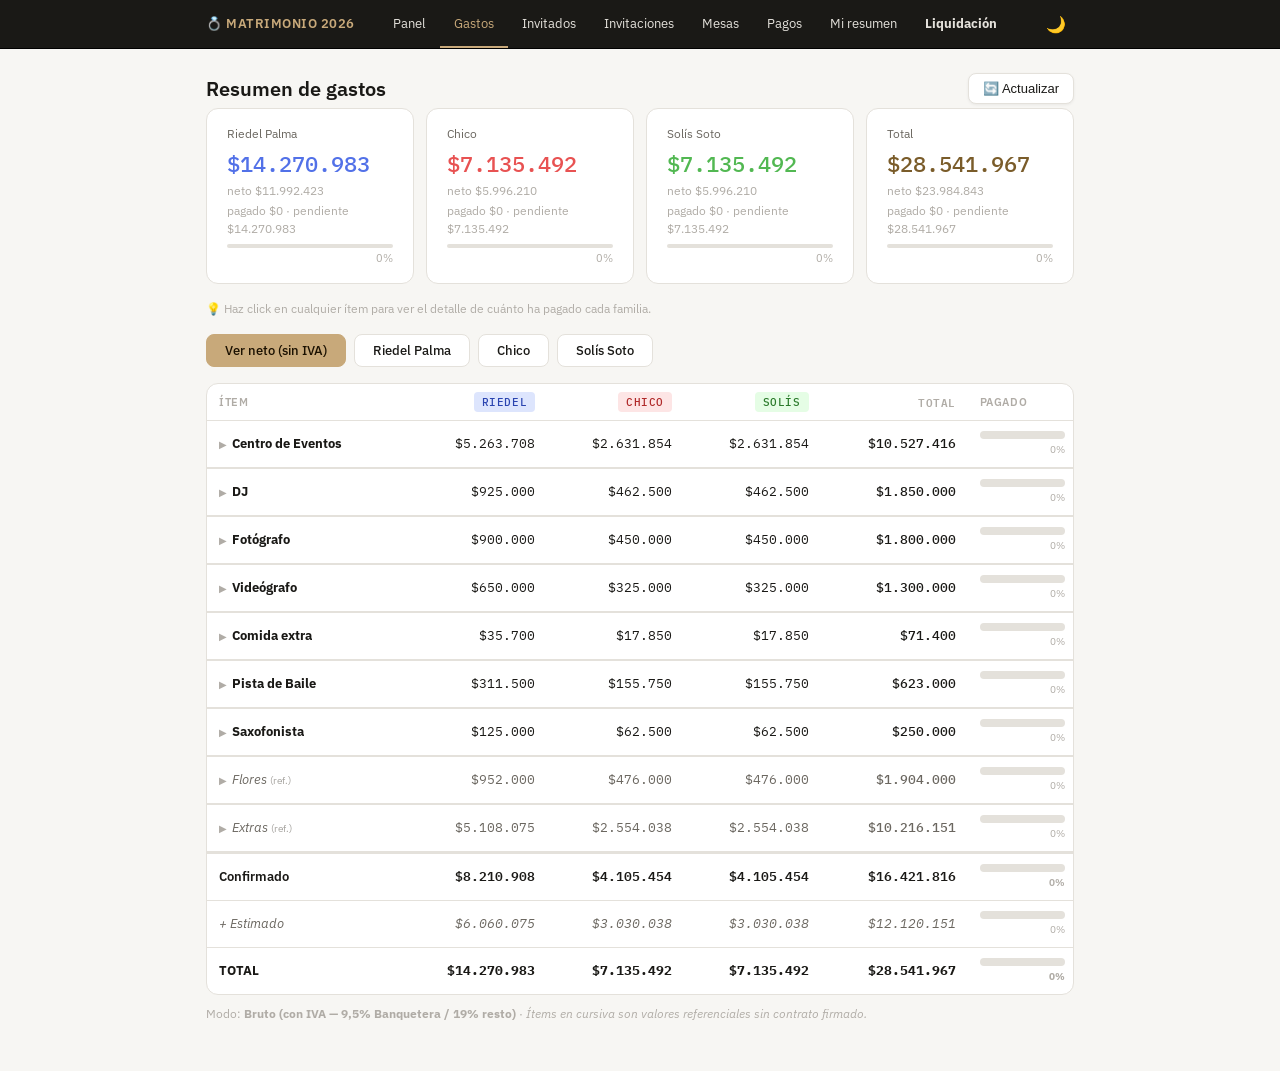
<file: gastos.html>
<!DOCTYPE html>
<html lang="es">
<head>
<meta charset="UTF-8">
<meta name="viewport" content="width=device-width, initial-scale=1, viewport-fit=cover">
<title>Resumen — Matrimonio 2026</title>
<link rel="stylesheet" href="style.css">
<style>
/* Expandable rows */
tr.item-row {
  cursor: pointer;
  user-select: none;
}
tr.item-row:hover td {
  background: var(--hover-bg, rgba(0,0,0,.04));
}
tr.detail-row td {
  padding: 0 !important;
  border-top: none !important;
}
tr.detail-row .detail-inner {
  overflow: hidden;
  max-height: 0;
  transition: max-height .25s ease;
}
tr.detail-row.open .detail-inner {
  max-height: 200px;
}
.chevron {
  display: inline-block;
  font-size: 10px;
  margin-right: 5px;
  transition: transform .2s;
  color: var(--fg-faint);
}
tr.item-row.open .chevron {
  transform: rotate(90deg);
}
.family-row {
  display: flex;
  align-items: center;
  gap: 10px;
  padding: 5px 12px 5px 28px;
  font-size: 12px;
  border-top: 1px solid var(--border);
}
.family-row:first-child { border-top: none; }
.family-row-label { width: 100px; font-weight: 500; white-space: nowrap; }
.family-row-bar { flex: 1; height: 6px; border-radius: 99px; background: var(--border); overflow: hidden; min-width: 60px; }
.family-row-fill { height: 100%; border-radius: 99px; }
.family-row-nums { white-space: nowrap; color: var(--fg-muted); min-width: 160px; text-align: right; }
.tab-btn {
  padding: 8px 18px;
  border: none;
  background: none;
  font-size: 14px;
  font-weight: 500;
  color: var(--fg-muted);
  cursor: pointer;
  border-bottom: 2px solid transparent;
  margin-bottom: -2px;
  transition: color .15s, border-color .15s;
}
.tab-btn.active {
  color: var(--accent-fg, #3b82f6);
  border-bottom-color: var(--accent-fg, #3b82f6);
}
.tab-btn:hover:not(.active) {
  color: var(--fg);
}
/* Mini stacked bar */
.pay-bar {
  display: flex;
  height: 10px;
  border-radius: 99px;
  overflow: hidden;
  background: var(--border);
  min-width: 80px;
  width: 100%;
}
.pay-bar-seg {
  height: 100%;
  transition: width .3s;
}
/* Mini % bar */
.pct-bar {
  display: flex;
  height: 8px;
  border-radius: 99px;
  overflow: hidden;
  background: var(--border);
  min-width: 60px;
}
.pct-fill {
  height: 100%;
  border-radius: 99px;
  transition: width .3s;
}
</style>
</head>
<body>

<nav class="site-nav">
  <div class="site-nav-inner">
    <a class="site-nav-brand" href="index.html">💍 Matrimonio 2026</a>
    <ul class="site-nav-links">
      <li><a href="index.html">Panel</a></li>
      <li><a href="gastos.html">Gastos</a></li>
      <li><a href="invitados.html">Invitados</a></li>
      <li><a href="status.html">Invitaciones</a></li>
      <li><a href="mesas.html">Mesas</a></li>
      <li><a href="pagos.html">Pagos</a></li>
      <li><a href="familia.html">Mi resumen</a></li>
      <li><a href="liquidacion.html"><strong>Liquidación</strong></a></li>
    </ul>
    <button class="theme-toggle" id="theme-toggle" aria-label="Cambiar tema">🌙</button>
  </div>
</nav>

<main class="page">
  <div style="display:flex;align-items:center;justify-content:space-between;flex-wrap:wrap;gap:10px;margin-bottom:4px">
    <h1 class="page-title" style="margin:0">Resumen de gastos</h1>
    <button id="btn-refresh" onclick="refrescar()" style="display:inline-flex;align-items:center;gap:6px;padding:7px 14px;border-radius:8px;background:var(--bg-card);border:1px solid var(--border);color:var(--fg);cursor:pointer;font-size:13px;font-weight:500;box-shadow:0 1px 3px rgba(0,0,0,.06)">
      🔄 Actualizar
    </button>
  </div>

  <!-- Stat tiles siempre en bruto -->
  <div class="stat-grid" style="margin-bottom:24px" id="tiles"></div>

  <p style="font-size:12px;color:var(--fg-faint);margin:-8px 0 16px">
    💡 Haz click en cualquier ítem para ver el detalle de cuánto ha pagado cada familia.
  </p>

  <!-- Controles -->
  <div style="display:flex;gap:8px;margin-bottom:16px;flex-wrap:wrap;align-items:center">
    <button class="btn btn-primary" id="btn-mode" onclick="toggleMode()">Ver neto (sin IVA)</button>
    <button class="btn" id="btn-r" onclick="toggleFam('r')">Riedel Palma</button>
    <button class="btn" id="btn-c" onclick="toggleFam('c')">Chico</button>
    <button class="btn" id="btn-s" onclick="toggleFam('s')">Solís Soto</button>
  </div>

  <div id="root"></div>
</main>

<script type="module">
import { apiFetch, fmt, initTheme, highlightNav } from './api.js';

initTheme();
highlightNav();

// ── Items fijos (excluye Banquetera — viene de la API) ────────
const ITEMS_FIXED = [
  { item:'Centro de Eventos', rn:4423284, rb:5263708, cn:2211642, cb:2631854, sn:2211642, sb:2631854 },
  { item:'DJ',                rn:777311,  rb:925000,  cn:388655,  cb:462500,  sn:388655,  sb:462500  },
  { item:'Fotógrafo',         rn:756303,  rb:900000,  cn:378151,  cb:450000,  sn:378151,  sb:450000  },
  { item:'Videógrafo',        rn:546218,  rb:650000,  cn:273109,  cb:325000,  sn:273109,  sb:325000  },
  { item:'Maquilladora',      rn:0,       rb:0,       cn:0,       cb:0,       sn:0,       sb:0,       est:true },
  { item:'Comida extra',      rn:30000,   rb:35700,   cn:15000,   cb:17850,   sn:15000,   sb:17850   },
  { item:'Pista de Baile',    rn:261765,  rb:311500,  cn:130882,  cb:155750,  sn:130882,  sb:155750  },
  { item:'Ceremonia',         rn:0,       rb:0,       cn:0,       cb:0,       sn:0,       sb:0,       est:true },
  { item:'Saxofonista',       rn:105042,  rb:125000,  cn:52521,   cb:62500,   sn:52521,   sb:62500   },
  { item:'Flores',            rn:800000,  rb:952000,  cn:400000,  cb:476000,  sn:400000,  sb:476000,  est:true },
  { item:'Extras',            rn:4292500, rb:5108075, cn:2146250, cb:2554038, sn:2146250, sb:2554038, est:true },
];

let mode   = 'bruto';
let vis    = { r:true, c:true, s:true };
let ITEMS  = ITEMS_FIXED.slice();
let TOTALS = {};
let PAGADO    = { r:0, c:0, s:0 };  // totales pagado por familia
let ITEM_PAGADO = {};               // { [itemName]: { r, c, s } }

// ── Compute totals from ITEMS array ──────────────────────────
function computeTotals(items) {
  return items.reduce((acc, x) => {
    acc.rb += x.rb; acc.rn += x.rn;
    acc.cb += x.cb; acc.cn += x.cn;
    acc.sb += x.sb; acc.sn += x.sn;
    acc.tb += x.rb + x.cb + x.sb;
    acc.tn += x.rn + x.cn + x.sn;
    return acc;
  }, { rb:0, rn:0, cb:0, cn:0, sb:0, sn:0, tb:0, tn:0 });
}

// ── Compute per-item, per-family paid amounts from pagos ─────
function computeItemPagos(pagos, items) {
  const result = {};
  items.forEach(x => { result[x.item] = { r:0, c:0, s:0 }; });

  (pagos || []).forEach(p => {
    const k     = p.familia === 'Riedel Palma' ? 'r' : p.familia === 'Chico' ? 'c' : 's';
    const monto = Number(p.monto) || 0;

    // Prefer explicit item field; fall back to concepto startsWith for legacy entries
    let matched = false;
    if (p.item && result[p.item] !== undefined) {
      result[p.item][k] += monto;
      matched = true;
    } else {
      const concepto = String(p.concepto || '').toLowerCase();
      for (const nombre of Object.keys(result)) {
        if (concepto.startsWith(nombre.toLowerCase())) {
          result[nombre][k] += monto;
          matched = true;
          break;
        }
      }
    }
    // Si no matcheó nada, va a Extras
    if (!matched && result['Extras']) {
      result['Extras'][k] += monto;
    }
  });

  return result;
}

// ── Compute total paid per family ────────────────────────────
function computePagado(pagos) {
  const p = { r:0, c:0, s:0 };
  (pagos || []).forEach(pago => {
    const k = pago.familia === 'Riedel Palma' ? 'r' : pago.familia === 'Chico' ? 'c' : 's';
    p[k] += Number(pago.monto) || 0;
  });
  return p;
}

window.toggleMode = () => {
  mode = mode === 'neto' ? 'bruto' : 'neto';
  document.getElementById('btn-mode').textContent = mode === 'neto' ? 'Ver bruto (con IVA)' : 'Ver neto (sin IVA)';
  renderTable();
};

function renderTiles() {
  // Usar ítems normalizados: referenciales con pagos reales muestran pagos reales
  const itemsNorm = computeItemsNorm();
  const T = computeTotals(itemsNorm);
  const P = PAGADO;
  const ptotal = P.r + P.c + P.s;

  // Ítems sin presupuesto fijo (Ceremonia, Maquilladora) que aún no tienen pagos:
  // rb=cb=sb=0 incluso después de normalizar → sus pagos deben engrosar el bruto.
  const zeroExtra = { r:0, c:0, s:0, t:0 };
  itemsNorm.forEach(x => {
    if ((x.rb||0) + (x.cb||0) + (x.sb||0) === 0) {
      const ip = ITEM_PAGADO[x.item] || {r:0,c:0,s:0};
      zeroExtra.r += ip.r; zeroExtra.c += ip.c; zeroExtra.s += ip.s;
      zeroExtra.t += ip.r + ip.c + ip.s;
    }
  });

  const rb = T.rb + zeroExtra.r, rn = T.rn;
  const cb = T.cb + zeroExtra.c, cn = T.cn;
  const sb = T.sb + zeroExtra.s, sn = T.sn;
  const tb = T.tb + zeroExtra.t, tn = T.tn;

  function tile(label, cls, bruto, neto, pag) {
    const pct  = bruto > 0 ? Math.min(100, Math.round(pag / bruto * 100)) : 0;
    const pend = Math.max(0, bruto - pag);
    return `
    <div class="stat-tile ${cls}">
      <div class="label">${label}</div>
      <div class="value">$${fmt(bruto)}</div>
      <div class="sub" style="display:flex;flex-direction:column;gap:2px">
        <span>neto $${fmt(neto)}</span>
        <span>pagado $${fmt(pag)} · pendiente $${fmt(pend)}</span>
      </div>
      <div class="progress-wrap"><div class="progress-track">
        <div class="progress-fill" style="width:${pct}%;background:var(--${cls}-color)"></div>
      </div></div>
      <div style="font-size:11px;color:var(--fg-faint);margin-top:2px;text-align:right">${pct}%</div>
    </div>`;
  }

  const pctTotal = tb > 0 ? Math.min(100, Math.round(ptotal / tb * 100)) : 0;
  const totalTile = `
    <div class="stat-tile t">
      <div class="label">Total</div>
      <div class="value">$${fmt(tb)}</div>
      <div class="sub" style="display:flex;flex-direction:column;gap:2px">
        <span>neto $${fmt(tn)}</span>
        <span>pagado $${fmt(ptotal)} · pendiente $${fmt(Math.max(0,tb-ptotal))}</span>
      </div>
      <div class="progress-wrap"><div class="progress-track">
        <div class="progress-fill" style="width:${pctTotal}%"></div>
      </div></div>
      <div style="font-size:11px;color:var(--fg-faint);margin-top:2px;text-align:right">${pctTotal}%</div>
    </div>`;

  document.getElementById('tiles').innerHTML =
    tile('Riedel Palma', 'r', rb, rn, P.r) +
    tile('Chico',        'c', cb, cn, P.c) +
    tile('Solís Soto',   's', sb, sn, P.s) +
    totalTile;
}

window.toggleFam = k => {
  vis[k] = !vis[k];
  document.getElementById(`btn-${k}`).style.opacity = vis[k] ? '1' : '0.4';
  renderTable();
};

// ── Toggle expand ─────────────────────────────────────────────
window.toggleRow = id => {
  const row = document.getElementById(`item-${id}`);
  const det = document.getElementById(`det-${id}`);
  if (!row || !det) return;
  const open = row.classList.toggle('open');
  det.classList.toggle('open', open);
};

// ── Detail markup (per-family breakdown) — uses ITEM_PAGADO ──
function detailHtml(row, colspan) {
  const ip = ITEM_PAGADO[row.item] || { r:0, c:0, s:0 };
  // For zero-budget items, treat total paid as the "share" (always 100%)
  const families = [
    { label:'Riedel Palma', share: row.rb > 0 ? row.rb : ip.r, pag: ip.r, color:'var(--r-color)' },
    { label:'Chico',        share: row.cb > 0 ? row.cb : ip.c, pag: ip.c, color:'var(--c-color)' },
    { label:'Solís Soto',   share: row.sb > 0 ? row.sb : ip.s, pag: ip.s, color:'var(--s-color)' },
  ];
  const inner = families.map(f => {
    const pct  = f.share > 0 ? Math.min(100, Math.round(f.pag / f.share * 100)) : 0;
    const pend = Math.max(0, f.share - f.pag);
    const isZeroBudget = row.rb === 0 && row.cb === 0 && row.sb === 0;
    return `<div class="family-row">
      <div class="family-row-label" style="color:${f.color}">${f.label}</div>
      <div class="family-row-bar">
        <div class="family-row-fill" style="width:${pct}%;background:${f.color}"></div>
      </div>
      <div class="family-row-nums">
        $${fmt(f.pag)} ${isZeroBudget ? 'acumulado' : `pagado · <span style="color:${pend>0?'var(--fg-muted)':'var(--s-color)'}">$${fmt(pend)} pend.</span>`}
        <span style="margin-left:6px;font-weight:600;color:${pct>=100?'var(--s-color)':pct>0?'var(--c-color)':'var(--fg-faint)'}">${pct}%</span>
      </div>
    </div>`;
  }).join('');
  return `<tr class="detail-row" id="det-${row._id}">
    <td colspan="${colspan}" style="padding:0;border-top:none">
      <div class="detail-inner">${inner}</div>
    </td>
  </tr>`;
}

// ── Mini % bar (uses dynamic paid data) ──────────────────────
function pctBar(itemName, rb, cb, sb) {
  const ip    = ITEM_PAGADO[itemName] || { r:0, c:0, s:0 };
  const total = rb + cb + sb;
  const pag   = ip.r + ip.c + ip.s;

  // Zero-budget items with payments: show full bar (accumulated)
  if (!total) {
    if (!pag) return '<span style="color:var(--fg-faint);font-size:12px">—</span>';
    return `<div style="display:flex;flex-direction:column;gap:3px;min-width:60px">
      <div class="pct-bar"><div class="pct-fill" style="width:100%;background:var(--c-color)"></div></div>
      <div style="font-size:10px;color:var(--fg-faint);text-align:right">$${fmt(pag)}</div>
    </div>`;
  }

  const pct = Math.min(100, Math.round(pag / total * 100));
  const color = pct >= 100 ? 'var(--s-color)' : pct > 0 ? 'var(--c-color)' : 'var(--border)';
  return `<div style="display:flex;flex-direction:column;gap:3px;min-width:60px">
    <div class="pct-bar"><div class="pct-fill" style="width:${pct}%;background:${color}"></div></div>
    <div style="font-size:10px;color:var(--fg-faint);text-align:right">${pct}%</div>
  </div>`;
}

// ── Footer pctBar (totals row) ────────────────────────────────
function pctBarTotals(pr, pc, ps, rb, cb, sb) {
  const total = rb + cb + sb;
  const pag   = pr + pc + ps;
  if (!total && !pag) return '<span style="color:var(--fg-faint);font-size:12px">—</span>';
  if (!total) {
    return `<div style="display:flex;flex-direction:column;gap:3px;min-width:60px">
      <div class="pct-bar"><div class="pct-fill" style="width:100%;background:var(--c-color)"></div></div>
      <div style="font-size:10px;color:var(--fg-faint);text-align:right">$${fmt(pag)}</div>
    </div>`;
  }
  const pct = Math.min(100, Math.round(pag / total * 100));
  const color = pct >= 100 ? 'var(--s-color)' : pct > 0 ? 'var(--c-color)' : 'var(--border)';
  return `<div style="display:flex;flex-direction:column;gap:3px;min-width:60px">
    <div class="pct-bar"><div class="pct-fill" style="width:${pct}%;background:${color}"></div></div>
    <div style="font-size:10px;color:var(--fg-faint);text-align:right">${pct}%</div>
  </div>`;
}

// Un ítem estimado (est:true) que ya tiene pagos pasa a "Confirmado"
function esEst(x) {
  if (!x.est) return false;
  const ip = ITEM_PAGADO[x.item] || { r:0, c:0, s:0 };
  return (ip.r + ip.c + ip.s) === 0;
}

// Ítems normalizados: para est:true con pagos reales, sustituye montos referenciales
function computeItemsNorm() {
  return ITEMS.map(x => {
    if (!x.est) return x;
    const ip = ITEM_PAGADO[x.item] || { r:0, c:0, s:0 };
    const total = ip.r + ip.c + ip.s;
    if (total === 0) return x;
    return { ...x, rb: ip.r, cb: ip.c, sb: ip.s, rn: ip.r, cn: ip.c, sn: ip.s };
  });
}

function renderTable() {
  const m = mode;
  // Para ítems referenciales con pagos reales, sustituir montos por pagos reales
  const itemsNorm = ITEMS.map(x => {
    if (!x.est) return x;
    const ip = ITEM_PAGADO[x.item] || { r:0, c:0, s:0 };
    const total = ip.r + ip.c + ip.s;
    if (total === 0) return x;
    return { ...x, rb: ip.r, cb: ip.c, sb: ip.s, rn: ip.r, cn: ip.c, sn: ip.s };
  });
  const CONF = computeTotals(itemsNorm.filter(x => !esEst(x)));
  const EST  = computeTotals(itemsNorm.filter(x =>  esEst(x)));
  renderDist(m, CONF, EST, itemsNorm);
}

function renderDist(m, CONF, EST, itemsNorm) {
  // Total normalizado = CONF + EST (ambos ya calculados desde itemsNorm)
  const NORM_TOTAL = {
    rb: CONF.rb+EST.rb, rn: CONF.rn+EST.rn,
    cb: CONF.cb+EST.cb, cn: CONF.cn+EST.cn,
    sb: CONF.sb+EST.sb, sn: CONF.sn+EST.sn,
    tb: CONF.tb+EST.tb, tn: CONF.tn+EST.tn,
  };
  const cols = [];
  if (vis.r) cols.push({ key: m==='neto'?'rn':'rb', label:'Riedel', cls:'badge-r' });
  if (vis.c) cols.push({ key: m==='neto'?'cn':'cb', label:'Chico',  cls:'badge-c' });
  if (vis.s) cols.push({ key: m==='neto'?'sn':'sb', label:'Solís',  cls:'badge-s' });

  function visTotal(T) {
    return (vis.r?T[m==='neto'?'rn':'rb']:0)+
           (vis.c?T[m==='neto'?'cn':'cb']:0)+
           (vis.s?T[m==='neto'?'sn':'sb']:0);
  }

  // Compute footer paid totals dynamically
  function footerPaid(items) {
    return items.reduce((acc, x) => {
      const ip = ITEM_PAGADO[x.item] || { r:0, c:0, s:0 };
      acc.pr += ip.r; acc.pc += ip.c; acc.ps += ip.s;
      acc.rb += x.rb; acc.cb += x.cb; acc.sb += x.sb;
      return acc;
    }, { pr:0, pc:0, ps:0, rb:0, cb:0, sb:0 });
  }

  const confItems = itemsNorm.filter(x => !esEst(x));
  const estItems  = itemsNorm.filter(x =>  esEst(x));
  const CF = footerPaid(confItems);
  const EF = footerPaid(estItems);
  const TF = { pr: CF.pr+EF.pr, pc: CF.pc+EF.pc, ps: CF.ps+EF.ps, rb: CF.rb+EF.rb, cb: CF.cb+EF.cb, sb: CF.sb+EF.sb };

  // Total visible para fila Confirmado: presupuesto + acumulado pagado de ítems sin precio fijo
  const confDisplayTot = (() => {
    const bSuf = m === 'neto' ? 'n' : 'b';
    return confItems.reduce((sum, x) => {
      const rv = vis.r ? (x[`r${bSuf}`]||0) : 0;
      const cv = vis.c ? (x[`c${bSuf}`]||0) : 0;
      const sv = vis.s ? (x[`s${bSuf}`]||0) : 0;
      if (rv+cv+sv > 0) return sum + rv + cv + sv;
      // ítem sin precio fijo (ej. Ceremonia) → usar pagado acumulado
      const ip = ITEM_PAGADO[x.item] || {r:0,c:0,s:0};
      return sum + (vis.r?ip.r:0) + (vis.c?ip.c:0) + (vis.s?ip.s:0);
    }, 0);
  })();
  const estDisplayTot   = visTotal(EST);
  const grandDisplayTot = confDisplayTot + estDisplayTot;

  document.getElementById('root').innerHTML = `
    <div class="card" style="padding:0">
      <div class="table-wrap"><table>
        <thead><tr>
          <th>Ítem</th>
          ${cols.map(c=>`<th class="num"><span class="badge ${c.cls}">${c.label}</span></th>`).join('')}
          <th class="num">Total</th>
          <th>Pagado</th>
        </tr></thead>
        <tbody>
          ${ITEMS.map((row, i)=>{
            const est = esEst(row); // true solo si estimado Y sin pagos aún
            row._id = i;
            const ip = ITEM_PAGADO[row.item] || { r:0, c:0, s:0 };
            const totalPagItem = ip.r + ip.c + ip.s;

            // Skip zero-budget items with no payments
            if (row.rb === 0 && row.cb === 0 && row.sb === 0 && !totalPagItem) return '';

            // Para ítems referenciales con pagos reales: mostrar pagos reales como presupuesto
            const hasRealPay = row.est && totalPagItem > 0;
            const dispRow = hasRealPay
              ? { ...row, rb: ip.r, cb: ip.c, sb: ip.s, rn: ip.r, cn: ip.c, sn: ip.s }
              : row;

            const ncols = cols.length + 3;
            return `<tr class="item-row${est?' style-muted':''}" id="item-${i}"
                onclick="toggleRow(${i})"
                ${est?'style="color:var(--fg-muted)"':''}>
              <td><span class="chevron">▶</span>${est
                ? `<em style="font-style:italic">${row.item}</em>`
                : `<strong>${row.item}</strong>`
              }${est?' <span style="font-size:10px;opacity:0.6">(ref.)</span>':''}</td>
              ${cols.map(c=>`<td class="num">${dispRow[c.key] > 0 ? `$${fmt(dispRow[c.key])}` : '<span style="color:var(--fg-faint)">—</span>'}</td>`).join('')}
              <td class="num" style="font-weight:500">${(()=>{
                const v = (vis.r?(m==='neto'?dispRow.rn:dispRow.rb):0)+
                          (vis.c?(m==='neto'?dispRow.cn:dispRow.cb):0)+
                          (vis.s?(m==='neto'?dispRow.sn:dispRow.sb):0);
                return v > 0 ? `$${fmt(v)}` : `<span style="color:var(--fg-faint)">$${fmt(totalPagItem)}</span>`;
              })()}</td>
              <td style="padding-right:8px">${pctBar(row.item, dispRow.rb, dispRow.cb, dispRow.sb)}</td>
            </tr>
            ${detailHtml(row, ncols)}`;
          }).join('')}
        </tbody>
        <tfoot>
          ${[
            { label:'Confirmado', style:'font-weight:600;border-top:2px solid var(--border)', em:false, T:CONF, F:CF, tot:confDisplayTot },
            { label:'+ Estimado', style:'color:var(--fg-muted);font-size:13px', em:true,  T:EST,  F:EF, tot:estDisplayTot },
            { label:'TOTAL',      style:'font-weight:700;border-top:1px solid var(--border)', em:false, T:NORM_TOTAL, F:TF, tot:grandDisplayTot },
          ].map(({label,style,em,T,F,tot})=>{
            const w = v => em ? `<em>$${fmt(v)}</em>` : `$${fmt(v)}`;
            return `<tr style="${style}">
              <td>${em?`<em>${label}</em>`:label}</td>
              ${cols.map(c=>`<td class="num">${w(T[c.key]||0)}</td>`).join('')}
              <td class="num">${w(tot)}</td>
              <td style="padding-right:8px">${pctBarTotals(F.pr,F.pc,F.ps,F.rb,F.cb,F.sb)}</td>
            </tr>`;
          }).join('')}
        </tfoot>
      </table></div>
    </div>
    <p style="margin-top:10px;font-size:12px;color:var(--fg-faint)">
      Modo: <strong>${m==='neto'?'Neto (sin IVA — 9,5% Banquetera / 19% resto)':'Bruto (con IVA — 9,5% Banquetera / 19% resto)'}</strong>
      · <em>Ítems en cursiva son valores referenciales sin contrato firmado.</em>
    </p>`;
}

async function init() {
  ITEMS       = ITEMS_FIXED.slice();
  ITEM_PAGADO = {};
  ITEMS.forEach(x => { ITEM_PAGADO[x.item] = { r:0, c:0, s:0 }; });
  TOTALS = computeTotals(ITEMS);
  renderTiles();
  renderTable();

  try {
    const [banq, pagos] = await Promise.all([
      apiFetch('banquetera'),
      apiFetch('pagos'),
    ]);

    if (banq && !banq.error) {
      const banqRow = {
        item: 'Banquetera',
        rn: banq.rn||0, rb: banq.rb||0,
        cn: banq.cn||0, cb: banq.cb||0,
        sn: banq.sn||0, sb: banq.sb||0,
      };
      ITEMS = [ITEMS_FIXED[0], banqRow, ...ITEMS_FIXED.slice(1)];
      TOTALS = computeTotals(ITEMS);
    }

    PAGADO      = computePagado(pagos);
    ITEM_PAGADO = computeItemPagos(pagos, ITEMS);

    renderTiles();
    renderTable();
  } catch(e) { /* continúa sin datos remotos */ }
}

window.refrescar = async function() {
  const btn = document.getElementById('btn-refresh');
  if (btn) { btn.textContent = '⏳ Cargando…'; btn.disabled = true; }
  await init();
  if (btn) { btn.innerHTML = '🔄 Actualizar'; btn.disabled = false; }
};

init();
</script>
</body>
</html>
</file>
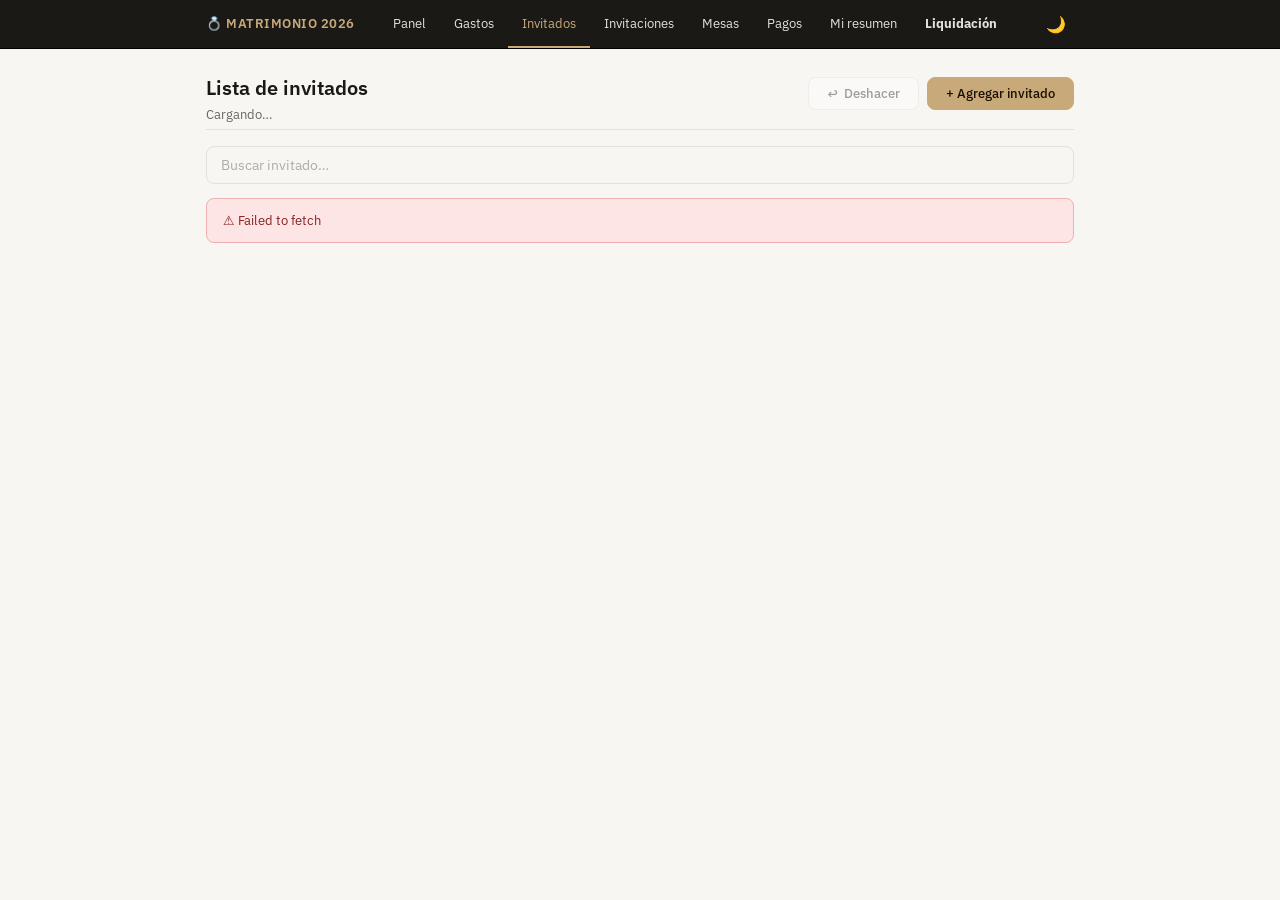
<file: invitados.html>
<!DOCTYPE html>
<html lang="es">
<head>
<meta charset="UTF-8">
<meta name="viewport" content="width=device-width, initial-scale=1, viewport-fit=cover">
<title>Invitados — Matrimonio 2026</title>
<link rel="stylesheet" href="style.css">
</head>
<body>

<nav class="site-nav">
  <div class="site-nav-inner">
    <a class="site-nav-brand" href="index.html">💍 Matrimonio 2026</a>
    <ul class="site-nav-links">
      <li><a href="index.html">Panel</a></li>
      <li><a href="gastos.html">Gastos</a></li>
      <li><a href="invitados.html">Invitados</a></li>
      <li><a href="status.html">Invitaciones</a></li>
      <li><a href="mesas.html">Mesas</a></li>
      <li><a href="pagos.html">Pagos</a></li>
      <li><a href="familia.html">Mi resumen</a></li>
      <li><a href="liquidacion.html"><strong>Liquidación</strong></a></li>
    </ul>
    <button class="theme-toggle" id="theme-toggle" aria-label="Cambiar tema">🌙</button>
  </div>
</nav>

<main class="page">
  <div style="display:flex;align-items:flex-start;justify-content:space-between;gap:12px;flex-wrap:wrap;margin-bottom:4px">
    <div>
      <h1 class="page-title" style="margin-bottom:2px">Lista de invitados</h1>
      <p class="page-subtitle" id="subtitle" style="margin:0">Cargando…</p>
    </div>
    <div style="display:flex;gap:8px;flex-shrink:0;margin-top:4px">
      <button class="btn" id="btn-undo" onclick="undoLast()" disabled
              style="display:flex;align-items:center;gap:6px;opacity:.4;transition:opacity .2s">
        ↩ <span id="undo-label">Deshacer</span>
      </button>
      <button class="btn btn-primary" onclick="openModal()">+ Agregar invitado</button>
    </div>
  </div>

  <!-- Gráfico Full vs Fiesta -->
  <div id="tipo-chart" style="margin-top:16px;margin-bottom:16px;display:none">
    <div style="display:flex;flex-direction:column;gap:8px">
      <div style="display:flex;align-items:center;gap:10px">
        <span style="width:52px;font-size:12px;font-weight:600;color:var(--fg-muted)">Full</span>
        <div style="flex:1;height:22px;background:var(--border);border-radius:6px;overflow:hidden;position:relative">
          <div id="bar-full" style="height:100%;background:var(--accent-fg,#b59a6a);border-radius:6px;transition:width .5s ease;display:flex;align-items:center;justify-content:flex-end;padding-right:8px;box-sizing:border-box;min-width:32px">
            <span id="lbl-full" style="font-size:11px;font-weight:700;color:#fff"></span>
          </div>
        </div>
        <span id="n-full" style="width:36px;font-size:12px;font-weight:700;color:var(--fg);text-align:right"></span>
      </div>
      <div style="display:flex;align-items:center;gap:10px">
        <span style="width:52px;font-size:12px;font-weight:600;color:var(--fg-muted)">Fiesta</span>
        <div style="flex:1;height:22px;background:var(--border);border-radius:6px;overflow:hidden;position:relative">
          <div id="bar-fiesta" style="height:100%;background:var(--s-color,#2e7d52);border-radius:6px;transition:width .5s ease;display:flex;align-items:center;justify-content:flex-end;padding-right:8px;box-sizing:border-box;min-width:32px">
            <span id="lbl-fiesta" style="font-size:11px;font-weight:700;color:#fff"></span>
          </div>
        </div>
        <span id="n-fiesta" style="width:36px;font-size:12px;font-weight:700;color:var(--fg);text-align:right"></span>
      </div>
      <div style="display:flex;align-items:center;gap:10px">
        <span style="width:52px;font-size:12px;font-weight:600;color:var(--fg-muted)">S/info</span>
        <div style="flex:1;height:22px;background:var(--border);border-radius:6px;overflow:hidden;position:relative">
          <div id="bar-otro" style="height:100%;background:var(--fg-faint,#aaa);border-radius:6px;transition:width .5s ease;display:flex;align-items:center;justify-content:flex-end;padding-right:8px;box-sizing:border-box;min-width:32px">
            <span id="lbl-otro" style="font-size:11px;font-weight:700;color:#fff"></span>
          </div>
        </div>
        <span id="n-otro" style="width:36px;font-size:12px;font-weight:700;color:var(--fg);text-align:right"></span>
      </div>
    </div>
  </div>

  <div class="tabs" id="tabs"></div>
  <div id="subfilters" style="margin-bottom:8px"></div>
  <div id="tipo-filters" style="margin-bottom:12px"></div>
  <div class="search-wrap">
    <input class="search-input" id="search" type="search" placeholder="Buscar invitado…" autocomplete="off">
  </div>
  <div id="root"><div class="loading"><div class="spinner"></div> Cargando…</div></div>
</main>

<!-- Modal agregar invitado -->
<div id="modal-overlay" style="display:none;position:fixed;inset:0;background:rgba(0,0,0,.5);z-index:100;align-items:center;justify-content:center;padding:16px">
  <div style="background:var(--bg);border-radius:16px;padding:24px;width:100%;max-width:400px;box-shadow:0 8px 32px rgba(0,0,0,.2)">
    <div style="display:flex;align-items:center;justify-content:space-between;margin-bottom:20px">
      <h2 style="margin:0;font-size:18px">Agregar invitado</h2>
      <button onclick="closeModal()" style="background:none;border:none;font-size:20px;cursor:pointer;color:var(--fg-muted);line-height:1">×</button>
    </div>
    <form id="add-form" onsubmit="submitGuest(event)" autocomplete="off">
      <div style="display:flex;gap:10px;margin-bottom:12px">
        <div style="flex:1">
          <label style="font-size:12px;color:var(--fg-muted);display:block;margin-bottom:4px">Nombre *</label>
          <input id="f-nombre" type="text" required placeholder="Ej: María" autocomplete="off"
            style="width:100%;box-sizing:border-box;padding:9px 12px;border:1px solid var(--border);border-radius:8px;background:var(--bg);color:var(--fg);font-size:14px">
        </div>
        <div style="flex:1">
          <label style="font-size:12px;color:var(--fg-muted);display:block;margin-bottom:4px">Apellido</label>
          <input id="f-apellido" type="text" placeholder="Ej: González" autocomplete="off"
            style="width:100%;box-sizing:border-box;padding:9px 12px;border:1px solid var(--border);border-radius:8px;background:var(--bg);color:var(--fg);font-size:14px">
        </div>
      </div>
      <div style="margin-bottom:12px">
        <label style="font-size:12px;color:var(--fg-muted);display:block;margin-bottom:4px">Invitación *</label>
        <select id="f-invitacion" required
          style="width:100%;box-sizing:border-box;padding:9px 12px;border:1px solid var(--border);border-radius:8px;background:var(--bg);color:var(--fg);font-size:14px">
          <option value="">Seleccionar…</option>
          <option value="Riedel Palma">Riedel Palma</option>
          <option value="Anto">Anto (Riedel Palma)</option>
          <option value="Chico">Chico</option>
          <option value="Solís">Solís (Solís Soto)</option>
          <option value="Soto">Soto (Solís Soto)</option>
        </select>
      </div>
      <div style="margin-bottom:20px">
        <label style="font-size:12px;color:var(--fg-muted);display:block;margin-bottom:4px">Tipo</label>
        <select id="f-tipo"
          style="width:100%;box-sizing:border-box;padding:9px 12px;border:1px solid var(--border);border-radius:8px;background:var(--bg);color:var(--fg);font-size:14px">
          <option value="">Sin especificar</option>
          <option value="Adulto">Adulto</option>
          <option value="Niño">Niño</option>
          <option value="Bebé">Bebé</option>
        </select>
      </div>
      <div style="display:flex;gap:10px">
        <button type="button" onclick="closeModal()" class="btn" style="flex:1">Cancelar</button>
        <button type="submit" id="submit-btn" class="btn btn-primary" style="flex:1">Agregar</button>
      </div>
    </form>
  </div>
</div>

<script type="module">
import { apiFetch, apiPost, initTheme, highlightNav, showError, toast } from './api.js';

initTheme();
highlightNav();

let guests = null;
let current = 'riedel';
let subfilter = 'all';
let tipoFilter = 'all';

// ── Undo stack ────────────────────────────────────────────────
// Cada entrada: { type: 'delete'|'add', ... }
const undoStack = [];

function pushUndo(entry) {
  undoStack.push(entry);
  updateUndoBtn();
}

function updateUndoBtn() {
  const btn   = document.getElementById('btn-undo');
  const label = document.getElementById('undo-label');
  if (!btn) return;
  const empty = undoStack.length === 0;
  btn.disabled = empty;
  btn.style.opacity = empty ? '.4' : '1';
  if (!empty) {
    const top = undoStack[undoStack.length - 1];
    label.textContent = top.type === 'delete'
      ? `Deshacer (borrar ${top.entry.n})`
      : `Deshacer (agregar ${top.name})`;
  } else {
    label.textContent = 'Deshacer';
  }
}

window.undoLast = async () => {
  if (!undoStack.length) return;
  const op  = undoStack.pop();
  updateUndoBtn();

  if (op.type === 'delete') {
    // Revertir borrado: reinsertar en memoria y en servidor
    guests[op.key].push(op.entry);
    guests[op.key].sort((a,b) => a.n.localeCompare(b.n, 'es'));
    renderChart(); renderTabs(); renderGuests();
    toast(`${op.entry.n} restaurado/a ✓`);
    // Revertir en servidor: re-agregar
    try {
      const parts = op.entry.n.split(' ');
      await apiPost({ action: 'addGuest', data: {
        nombre:     parts[0] || op.entry.n,
        apellido:   parts.slice(1).join(' '),
        invitacion: op.invitacion,
        tipo:       op.entry.tipo || '',
        _restoreId: op.entry.id,
      }});
    } catch(e) { toast(`Restaurado localmente, pero fallo en servidor: ${e.message}`, false); }

  } else if (op.type === 'add') {
    // Revertir agregar: quitar de memoria y del servidor
    for (const k of ['riedel','chico','solis']) {
      guests[k] = (guests[k]||[]).filter(g => String(g.id) !== String(op.id));
    }
    renderChart(); renderTabs(); renderGuests();
    toast(`${op.name} eliminado/a (deshacer) ✓`);
    try { await apiPost({ action: 'deleteGuest', id: op.id }); }
    catch(e) { toast(`Error al revertir en servidor: ${e.message}`, false); }
  }
};

const SUBFILTERS = {
  riedel: ['Todos', 'Anto', 'Riedel Palma'],
  chico:  null,
  solis:  ['Todos', 'Solís', 'Soto'],
};
const LABELS = { riedel: 'Riedel Palma', chico: 'Chico', solis: 'Solís Soto' };

const root     = document.getElementById('root');
const tabsEl   = document.getElementById('tabs');
const subEl    = document.getElementById('subfilters');
const searchEl = document.getElementById('search');

function renderChart() {
  const all = ['riedel','chico','solis'].flatMap(k => guests[k] || []);
  let full = 0, fiesta = 0, otro = 0;
  all.forEach(g => {
    const t = (g.tipo || '').trim();
    if (t === 'Full')   full++;
    else if (t === 'Fiesta') fiesta++;
    else otro++;
  });
  const total = all.length || 1;
  const chartEl = document.getElementById('tipo-chart');
  chartEl.style.display = '';

  document.getElementById('bar-full').style.width   = Math.max(4, Math.round(full   / total * 100)) + '%';
  document.getElementById('bar-fiesta').style.width = Math.max(4, Math.round(fiesta / total * 100)) + '%';
  document.getElementById('bar-otro').style.width   = Math.max(4, Math.round(otro   / total * 100)) + '%';

  document.getElementById('lbl-full').textContent   = Math.round(full   / total * 100) + '%';
  document.getElementById('lbl-fiesta').textContent = Math.round(fiesta / total * 100) + '%';
  document.getElementById('lbl-otro').textContent   = Math.round(otro   / total * 100) + '%';

  document.getElementById('n-full').textContent   = full;
  document.getElementById('n-fiesta').textContent = fiesta;
  document.getElementById('n-otro').textContent   = otro;
}

async function load() {
  try {
    guests = await apiFetch('guests');
    renderTabs();
    renderSubfilters();
    renderTipoFilters();
    renderGuests();
    renderChart();
    updateUndoBtn();
  } catch(e) {
    showError(root, e.message);
  }
}

function renderTabs() {
  tabsEl.innerHTML = ['riedel','chico','solis'].map(k => `
    <button class="tab-btn ${k === current ? 'active' : ''}" onclick="setFamily('${k}')">
      ${LABELS[k]} <span style="font-size:11px;opacity:.6">(${(guests[k]||[]).length})</span>
    </button>
  `).join('');
}

function renderSubfilters() {
  const sf = SUBFILTERS[current];
  if (!sf) { subEl.innerHTML = ''; return; }
  subEl.innerHTML = `<div class="tabs" style="border:none;margin:0;gap:6px">
    ${sf.map(s => `
      <button class="tab-btn ${(s==='Todos'?'all':s)===subfilter?'active':''}"
              onclick="setSub('${s==='Todos'?'all':s}')"
              style="padding:6px 12px;font-size:12px">
        ${s}
      </button>`).join('')}
  </div>`;
}

function renderTipoFilters() {
  const tipoEl = document.getElementById('tipo-filters');
  const all = guests[current] || [];
  const counts = { all: all.length, Full: 0, Fiesta: 0, otro: 0 };
  all.forEach(g => {
    const t = (g.tipo || '').trim();
    if (t === 'Full')        counts.Full++;
    else if (t === 'Fiesta') counts.Fiesta++;
    else                     counts.otro++;
  });

  const TIPOS = [
    { key: 'all',    label: 'Todos' },
    { key: 'Full',   label: 'Full' },
    { key: 'Fiesta', label: 'Fiesta' },
    { key: 'otro',   label: 'S/info' },
  ];

  tipoEl.innerHTML = `<div style="display:flex;gap:6px;flex-wrap:wrap">
    ${TIPOS.map(t => `
      <button class="tab-btn ${tipoFilter===t.key?'active':''}"
              onclick="setTipo('${t.key}')"
              style="padding:5px 10px;font-size:11px;opacity:${counts[t.key]===0?.4:1}">
        ${t.label} <span style="opacity:.6">${counts[t.key]}</span>
      </button>`).join('')}
  </div>`;
}

function renderGuests() {
  const q   = searchEl.value.trim().toLowerCase();
  const all = guests[current] || [];
  let list  = subfilter === 'all' ? all
    : subfilter === 'Riedel Palma' ? all.filter(g => !g.g || g.g === 'Riedel Palma')
    : all.filter(g => g.g === subfilter);
  if (tipoFilter !== 'all') {
    if (tipoFilter === 'otro') {
      list = list.filter(g => !g.tipo || (g.tipo.trim() !== 'Full' && g.tipo.trim() !== 'Fiesta'));
    } else {
      list = list.filter(g => (g.tipo || '').trim() === tipoFilter);
    }
  }
  if (q) list = list.filter(g => g.n.toLowerCase().includes(q));

  const count = all.length;
  const shown = list.length;
  const total = (guests.riedel||[]).length + (guests.chico||[]).length + (guests.solis||[]).length;

  document.getElementById('subtitle').textContent =
    `${total} en total · ${count} en ${LABELS[current]}${q || subfilter!=='all' ? ` · mostrando ${shown}` : ''}`;

  if (!list.length) {
    root.innerHTML = `<p style="color:var(--fg-muted);padding:20px 0;font-size:13px">Sin resultados.</p>`;
    return;
  }

  root.innerHTML = `<div class="guest-grid">
    ${list.map(g => `
      <div class="guest-item" data-id="${g.id || ''}">
        <span class="guest-name">${g.n}</span>
        ${g.tipo ? `<span class="guest-tipo">${g.tipo === '(A)' ? 'Acompañante' : g.tipo}</span>` : ''}
        ${g.g    ? `<span class="guest-tag">${g.g}</span>` : ''}
        <button class="btn-delete-guest" title="Eliminar invitado"
                onclick="deleteGuest('${(g.id||'').toString().replace(/'/g,"\\'")}', '${g.n.replace(/'/g,"\\'")}', this)">✕</button>
      </div>
    `).join('')}
  </div>`;
}

window.setFamily = (k) => {
  current = k; subfilter = 'all'; tipoFilter = 'all'; searchEl.value = '';
  renderTabs(); renderSubfilters(); renderTipoFilters(); renderGuests();
};
window.setSub = (s) => {
  subfilter = s; renderSubfilters(); renderTipoFilters(); renderGuests();
};
window.setTipo = (t) => {
  tipoFilter = t; renderTipoFilters(); renderGuests();
};
searchEl.addEventListener('input', renderGuests);

window.deleteGuest = async (id, name, btn) => {
  if (!id) { toast('Este invitado no tiene ID — no se puede borrar desde aquí.', false); return; }

  // Guardar copia para undo
  let deletedEntry = null;
  let deletedKey   = null;
  let invitacion   = '';
  for (const k of ['riedel','chico','solis']) {
    const idx = (guests[k] || []).findIndex(g => String(g.id) === String(id));
    if (idx !== -1) {
      deletedEntry = { ...guests[k][idx] };
      deletedKey   = k;
      invitacion   = deletedEntry.g || (k === 'riedel' ? 'Riedel Palma' : k === 'chico' ? 'Chico' : 'Solís Soto');
      guests[k].splice(idx, 1);
      break;
    }
  }

  // Borrar en servidor inmediatamente
  try {
    await apiPost({ action: 'deleteGuest', id });
  } catch(e) {
    // Si falla, revertir localmente
    if (deletedEntry && deletedKey) guests[deletedKey].push(deletedEntry);
    toast(`Error al eliminar: ${e.message}`, false);
    renderChart(); renderTabs(); renderGuests();
    return;
  }

  // Push al undo stack
  pushUndo({ type: 'delete', entry: deletedEntry, key: deletedKey, invitacion });
  toast(`${name} eliminado/a`);
  renderChart(); renderTabs(); renderGuests();
};

// ── Modal agregar ────────────────────────────────────────────
const overlay = document.getElementById('modal-overlay');
window.openModal = () => {
  overlay.style.display = 'flex';
  document.getElementById('f-nombre').focus();
};
window.closeModal = () => {
  overlay.style.display = 'none';
  document.getElementById('add-form').reset();
};
overlay.addEventListener('click', e => { if (e.target === overlay) closeModal(); });

window.submitGuest = async (e) => {
  e.preventDefault();
  const btn = document.getElementById('submit-btn');
  btn.disabled = true;
  btn.textContent = 'Agregando…';
  const data = {
    nombre:     document.getElementById('f-nombre').value.trim(),
    apellido:   document.getElementById('f-apellido').value.trim(),
    invitacion: document.getElementById('f-invitacion').value,
    tipo:       document.getElementById('f-tipo').value,
  };
  try {
    const res = await apiPost({ action: 'addGuest', data });
    if (!res.ok) throw new Error(res.error || 'Error al agregar');
    // Agregar al estado local para no recargar
    const inv = data.invitacion.toLowerCase().normalize('NFD').replace(/[̀-ͯ]/g,'');
    const nombreCompleto = [data.nombre, data.apellido].filter(Boolean).join(' ');
    const entry = { id: res.id, n: nombreCompleto, g: '', tipo: data.tipo };
    if (inv === 'riedel palma' || inv === 'riedel') {
      guests.riedel.push(entry);
    } else if (inv === 'anto') {
      guests.riedel.push({ ...entry, g: 'Anto' });
    } else if (inv === 'chico') {
      guests.chico.push(entry);
    } else if (inv === 'solis') {
      guests.solis.push({ ...entry, g: 'Solís' });
    } else if (inv === 'soto') {
      guests.solis.push({ ...entry, g: 'Soto' });
    }
    // Ir a la familia correcta
    if (['riedel palma','riedel','anto'].includes(inv)) current = 'riedel';
    else if (inv === 'chico') current = 'chico';
    else current = 'solis';
    pushUndo({ type: 'add', id: res.id, name: nombreCompleto });
    closeModal();
    toast(`${nombreCompleto} agregado/a ✓`);
    renderChart(); renderTabs(); renderSubfilters(); renderTipoFilters(); renderGuests();
  } catch(err) {
    toast(err.message, false);
  } finally {
    btn.disabled = false;
    btn.textContent = 'Agregar';
  }
};

load();
</script>
</body>
</html>
</file>
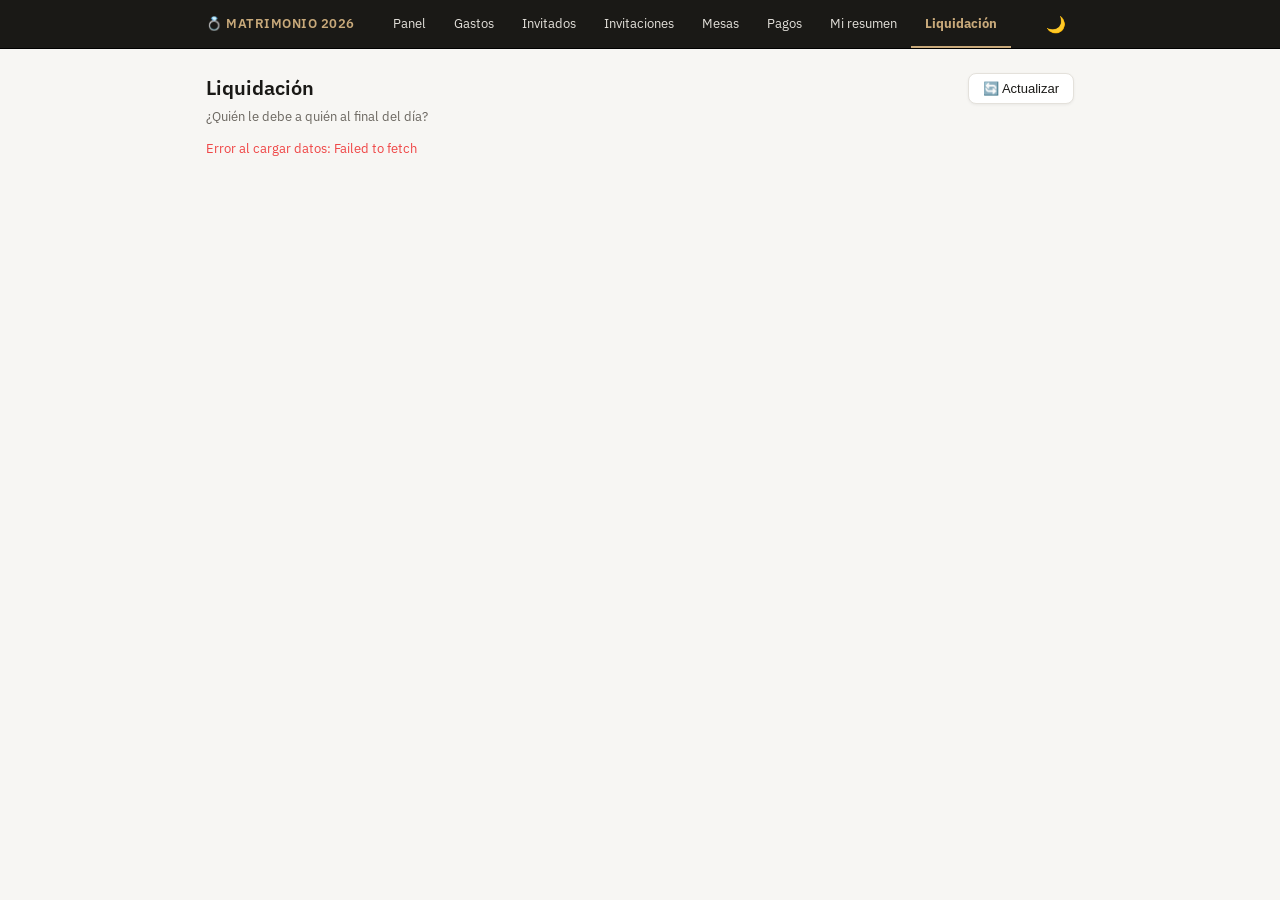
<file: liquidacion.html>
<!DOCTYPE html>
<html lang="es">
<head>
<meta charset="UTF-8">
<meta name="viewport" content="width=device-width, initial-scale=1, viewport-fit=cover">
<title>Liquidación — Matrimonio 2026</title>
<link rel="stylesheet" href="style.css">
</head>
<body>

<nav class="site-nav">
  <div class="site-nav-inner">
    <a class="site-nav-brand" href="index.html">💍 Matrimonio 2026</a>
    <ul class="site-nav-links">
      <li><a href="index.html">Panel</a></li>
      <li><a href="gastos.html">Gastos</a></li>
      <li><a href="invitados.html">Invitados</a></li>
      <li><a href="status.html">Invitaciones</a></li>
      <li><a href="mesas.html">Mesas</a></li>
      <li><a href="pagos.html">Pagos</a></li>
      <li><a href="familia.html">Mi resumen</a></li>
      <li><a href="liquidacion.html"><strong>Liquidación</strong></a></li>
    </ul>
    <button class="theme-toggle" id="theme-toggle" aria-label="Cambiar tema">🌙</button>
  </div>
</nav>

<main class="page">
  <div style="display:flex;align-items:flex-start;justify-content:space-between;flex-wrap:wrap;gap:10px;margin-bottom:4px">
    <div>
      <h1 class="page-title" style="margin:0">Liquidación</h1>
      <p class="page-subtitle" style="margin:4px 0 0">¿Quién le debe a quién al final del día?</p>
    </div>
    <button id="btn-refresh" onclick="refrescar()" style="display:inline-flex;align-items:center;gap:6px;padding:7px 14px;border-radius:8px;background:var(--bg-card);border:1px solid var(--border);color:var(--fg);cursor:pointer;font-size:13px;font-weight:500;box-shadow:0 1px 3px rgba(0,0,0,.06)">
      🔄 Actualizar
    </button>
  </div>
  <div id="root"></div>
</main>

<script type="module">
import { apiFetch, fmt, initTheme, highlightNav } from './api.js';

initTheme();
highlightNav();

const root = document.getElementById('root');

// ─── Compute ────────────────────────────────────────────────────────────────

function computeLiquidacion(pagos, banq) {
  const paid    = { r:0, c:0, s:0 };
  const banqPaid = { r:0, c:0, s:0 };

  (pagos || []).forEach(p => {
    const k = p.familia === 'Riedel Palma' ? 'r' : p.familia === 'Chico' ? 'c' : 's';
    const m = Number(p.monto) || 0;
    const c = String(p.concepto || '').toLowerCase();
    if (c.includes('banquetera') || c.includes('catering') || c.includes('comida')) {
      banqPaid[k] += m;
    } else {
      paid[k] += m;
    }
  });

  const restoTotal = paid.r + paid.c + paid.s;
  const banqTotal  = banqPaid.r + banqPaid.c + banqPaid.s;
  const grandTotal = restoTotal + banqTotal;

  let sr = 0.50;
  if (banq && banq.totalInvitados > 0) sr = (banq.invitadosR || 0) / banq.totalInvitados;

  // Nivel 1: Riedel vs bloque B
  const riedel_paid = paid.r + banqPaid.r;
  const riedel_debe = restoTotal * 0.50 + banqTotal * sr;
  const riedel_net  = riedel_paid - riedel_debe;

  // Nivel 2: interno Chico / Solís
  const cs_debe_total = restoTotal * 0.50 + banqTotal * (1 - sr);
  const each_cs_debe  = cs_debe_total / 2;
  const c_paid = paid.c + banqPaid.c;
  const s_paid = paid.s + banqPaid.s;
  const c_net  = c_paid - each_cs_debe;
  const s_net  = s_paid - each_cs_debe;

  return { riedel_net, c_net, s_net, riedel_paid, c_paid, s_paid, riedel_debe, each_cs_debe, grandTotal, cs_debe_total };
}

// ─── Render ─────────────────────────────────────────────────────────────────

function renderLiquidacion(pagos, banq) {
  const { riedel_net, c_net, s_net, riedel_paid, c_paid, s_paid,
          riedel_debe, each_cs_debe, grandTotal, cs_debe_total } = computeLiquidacion(pagos, banq);

  const NAMES = { r:'Riedel Palma', c:'Chico', s:'Solís Soto' };
  const badge = k => `<span class="badge badge-${k}">${NAMES[k]}</span>`;

  // Chico + Solís juntos, sin espacio entre los badges para que se lean como unidad
  const badgeCS = `<span style="display:inline-flex;align-items:center;gap:3px">${badge('c')}${badge('s')}</span>`;

  if (grandTotal < 100) {
    return `<div class="card"><p style="font-size:13px;color:var(--fg-muted);padding:4px 0">Aún no hay pagos registrados.</p></div>`;
  }

  // ── Totales ──
  const totalesHtml = `
    <div class="card" style="margin-bottom:28px;padding:24px 20px">
      <div style="font-size:11px;font-weight:600;color:var(--fg-muted);letter-spacing:.06em;text-transform:uppercase;margin-bottom:4px">Total pagado entre todos</div>
      <div style="font-size:32px;font-weight:700;font-variant-numeric:tabular-nums;letter-spacing:-.01em">$${fmt(grandTotal)}</div>
    </div>`;

  // ── Nivel 1: entre bloques ──
  const cs_paid = c_paid + s_paid;
  const rColor  = riedel_net >= 0 ? 'var(--green,#22c55e)' : 'var(--red,#ef4444)';
  const csColor = riedel_net <= 0 ? 'var(--green,#22c55e)' : 'var(--red,#ef4444)';
  const inter   = Math.abs(Math.round(riedel_net));

  const interRowBloque = inter > 100
    ? `<div style="display:flex;align-items:center;gap:10px;padding:16px 0 4px;border-top:1px solid var(--border);margin-top:4px">
        ${riedel_net < 0 ? badge('r') : badgeCS}
        <span style="color:var(--fg-faint);font-size:22px;line-height:1">→</span>
        ${riedel_net < 0 ? badgeCS : badge('r')}
        <span style="flex:1"></span>
        <span style="font-size:19px;font-weight:700;font-variant-numeric:tabular-nums">$${fmt(inter)}</span>
      </div>`
    : `<div style="padding:12px 0 4px;color:var(--fg-muted);font-size:13px">✅ Ambos bloques están al día entre sí.</div>`;

  const nivel1Html = `
    <div class="section-label">Entre bloques — Riedel 50% · Chico+Solís 50%</div>
    <div class="card" style="margin-bottom:28px;padding:24px 20px">
      <div style="display:flex;justify-content:space-between;align-items:center;padding:12px 0;border-bottom:1px solid var(--border);font-size:13px;gap:8px">
        ${badge('r')}
        <span style="color:var(--fg-muted);flex:1;text-align:right">pagó $${fmt(riedel_paid)} · debía $${fmt(Math.round(riedel_debe))}</span>
        <span style="font-weight:600;color:${rColor};min-width:60px;text-align:right">${riedel_net >= 0 ? '✔' : '− $'+fmt(Math.abs(Math.round(riedel_net)))}</span>
      </div>
      <div style="display:flex;justify-content:space-between;align-items:center;padding:12px 0;border-bottom:1px solid var(--border);font-size:13px;gap:8px">
        ${badgeCS}
        <span style="color:var(--fg-muted);flex:1;text-align:right">pagó $${fmt(cs_paid)} · debían $${fmt(Math.round(cs_debe_total))}</span>
        <span style="font-weight:600;color:${csColor};min-width:60px;text-align:right">${riedel_net <= 0 ? '✔' : '− $'+fmt(Math.abs(Math.round(riedel_net)))}</span>
      </div>
      ${interRowBloque}
    </div>`;

  // ── Nivel 2: interno Chico / Solís ──
  const interCS = Math.abs(Math.round(c_net));
  const from = c_net < 0 ? 'c' : 's';
  const to   = c_net < 0 ? 's' : 'c';

  const interRowInterno = interCS > 100
    ? `<div style="display:flex;align-items:center;gap:10px;padding:16px 0 4px;border-top:1px solid var(--border);margin-top:4px">
        ${badge(from)}
        <span style="color:var(--fg-faint);font-size:22px;line-height:1">→</span>
        ${badge(to)}
        <span style="flex:1"></span>
        <span style="font-size:19px;font-weight:700;font-variant-numeric:tabular-nums">$${fmt(interCS)}</span>
      </div>`
    : `<div style="padding:12px 0 4px;color:var(--fg-muted);font-size:13px">✅ Chico y Solís están al día entre sí.</div>`;

  const nivel2Html = `
    <div class="section-label">Interno — Chico / Solís Soto</div>
    <div class="card" style="margin-bottom:28px;padding:24px 20px">
      <div style="display:flex;justify-content:space-between;align-items:center;padding:12px 0;border-bottom:1px solid var(--border);font-size:13px;gap:8px">
        ${badge('c')}
        <span style="color:var(--fg-muted);flex:1;text-align:right">pagó $${fmt(c_paid)} · debía $${fmt(Math.round(each_cs_debe))}</span>
        <span style="font-weight:600;color:${c_net < 0 ? 'var(--red,#ef4444)' : 'var(--green,#22c55e)'};min-width:60px;text-align:right">
          ${c_net >= 0 ? '✔' : '− $'+fmt(Math.abs(Math.round(c_net)))}
        </span>
      </div>
      <div style="display:flex;justify-content:space-between;align-items:center;padding:12px 0;border-bottom:1px solid var(--border);font-size:13px;gap:8px">
        ${badge('s')}
        <span style="color:var(--fg-muted);flex:1;text-align:right">pagó $${fmt(s_paid)} · debía $${fmt(Math.round(each_cs_debe))}</span>
        <span style="font-weight:600;color:${s_net < 0 ? 'var(--red,#ef4444)' : 'var(--green,#22c55e)'};min-width:60px;text-align:right">
          ${s_net >= 0 ? '✔' : '− $'+fmt(Math.abs(Math.round(s_net)))}
        </span>
      </div>
      ${interRowInterno}
    </div>`;

  // ── Nota al pie ──
  const nota = `<p style="font-size:12px;color:var(--fg-faint);margin:0">
    Banquetera dividida según número de invitados por familia · todo lo demás al 50/50 entre bloques · Chico y Solís dividen su mitad al 50/50.
  </p>`;

  return totalesHtml + nivel1Html + nivel2Html + nota;
}

// ─── Fetch + render ──────────────────────────────────────────────────────────

async function render() {
  root.innerHTML = `<p style="color:var(--fg-muted);font-size:13px;padding:20px 0">Cargando…</p>`;
  try {
    const [pagos, banq] = await Promise.all([
      apiFetch({ action: 'getPagos' }).then(r => r.pagos || []),
      apiFetch({ action: 'getBanquetera' }).catch(() => null)
    ]);
    root.innerHTML = renderLiquidacion(pagos, banq);
  } catch(e) {
    root.innerHTML = `<p style="color:var(--red,#ef4444);font-size:13px;padding:8px 0">Error al cargar datos: ${e.message}</p>`;
  }
}

window.refrescar = async function() {
  const btn = document.getElementById('btn-refresh');
  if (btn) { btn.textContent = '⏳ Cargando…'; btn.disabled = true; }
  await render();
  if (btn) { btn.innerHTML = '🔄 Actualizar'; btn.disabled = false; }
};

render();
</script>
</body>
</html>
</file>
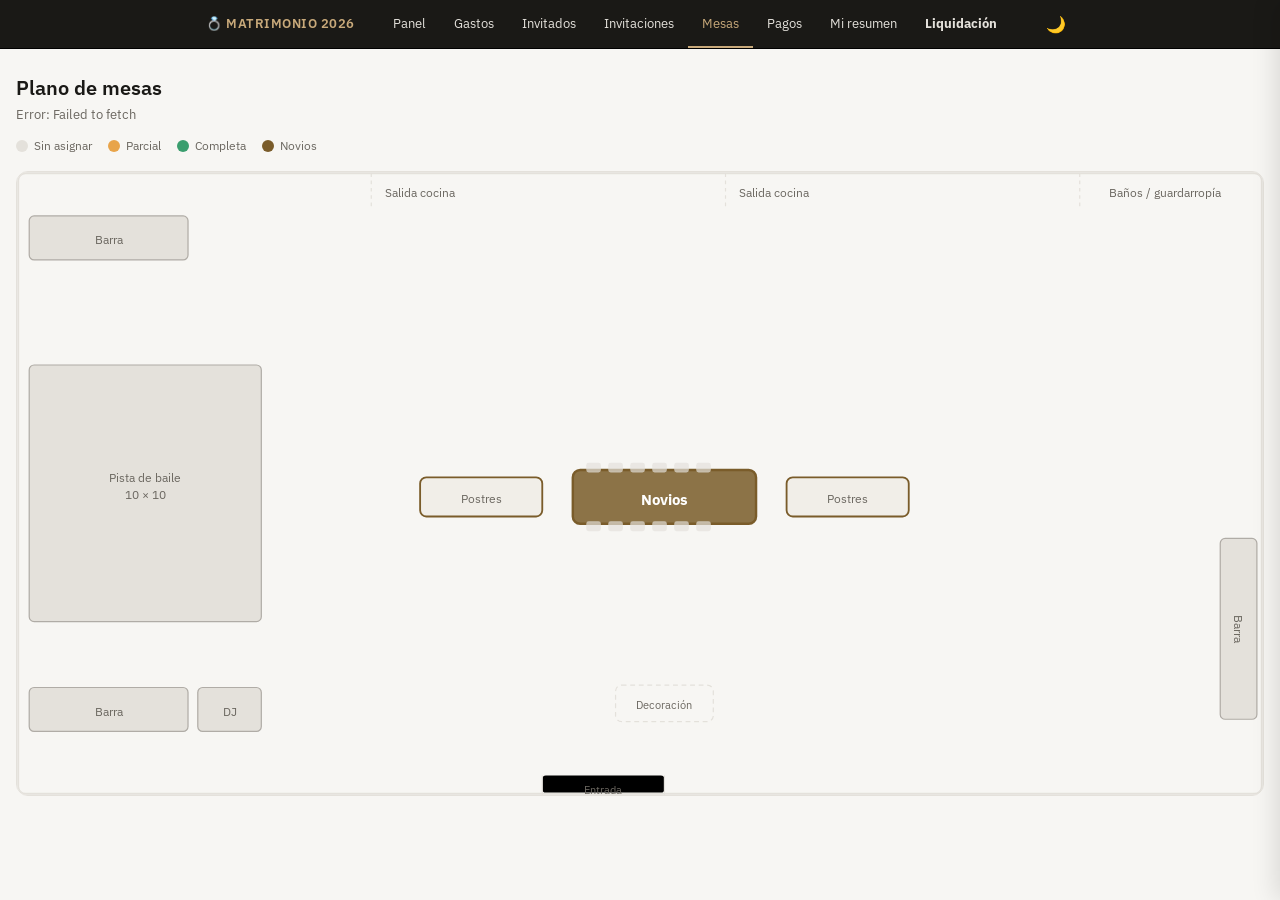
<file: mesas.html>
<!DOCTYPE html>
<html lang="es">
<head>
<meta charset="UTF-8">
<meta name="viewport" content="width=device-width, initial-scale=1, viewport-fit=cover">
<title>Mesas — Matrimonio 2026</title>
<link rel="stylesheet" href="style.css">
<style>
/* ── Floor plan ───────────────────────────────────────────── */
.page { max-width: none !important; }
.floor-wrap {
  width: 100%;
  overflow-x: auto;
  -webkit-overflow-scrolling: touch;
  border-radius: 12px;
  border: 1px solid var(--border);
  background: var(--card-bg);
  margin-bottom: 20px;
}
.floor-svg {
  display: block;
  min-width: 900px;
  width: 100%;
  height: auto;
}

/* ── Table circles ────────────────────────────────────────── */
.t-circle {
  cursor: pointer;
  transition: filter .15s;
}
.t-circle:hover { filter: brightness(.88); }
.t-ring {
  fill: none;
  stroke-width: 1.5;
  opacity: .35;
}
.t-fill-empty   { fill: var(--border, #ddd); }
.t-fill-partial { fill: #e8a44a; }
.t-fill-full    { fill: #3a9e6e; }
.t-fill-novios  { fill: var(--accent-fg, #b59a6a); }

.t-label {
  font-family: inherit;
  font-size: 11px;
  font-weight: 700;
  fill: var(--fg, #222);
  text-anchor: middle;
  dominant-baseline: central;
  pointer-events: none;
  user-select: none;
}
.t-label-dark { fill: #fff; }

/* ── Fixed elements (barra, pista…) ──────────────────────── */
.room-label {
  font-family: inherit;
  font-size: 10px;
  fill: var(--fg-muted, #888);
  text-anchor: middle;
  dominant-baseline: central;
  pointer-events: none;
  user-select: none;
}
.room-box {
  fill: var(--border, #ddd);
  stroke: var(--fg-faint, #ccc);
  stroke-width: 1;
  rx: 4;
}
.room-box-dark {
  fill: #c8b99a22;
  stroke: var(--accent-fg, #b59a6a);
  stroke-width: 1.5;
}

/* ── Tooltip ──────────────────────────────────────────────── */
#mesa-tooltip {
  position: fixed;
  pointer-events: none;
  background: var(--card-bg, #fff);
  border: 1px solid var(--border);
  border-radius: 10px;
  box-shadow: 0 4px 20px rgba(0,0,0,.15);
  padding: 10px 14px;
  min-width: 160px;
  max-width: 220px;
  font-size: 13px;
  z-index: 200;
  display: none;
  transition: opacity .1s;
}
#mesa-tooltip strong {
  display: block;
  font-size: 13px;
  margin-bottom: 6px;
  color: var(--fg);
}
#mesa-tooltip .tt-capacity {
  font-size: 11px;
  color: var(--fg-muted);
  margin-bottom: 6px;
}
#mesa-tooltip .tt-guest {
  font-size: 12px;
  color: var(--fg);
  padding: 2px 0;
  border-top: 1px solid var(--border);
}
#mesa-tooltip .tt-empty {
  font-size: 12px;
  color: var(--fg-faint);
  font-style: italic;
}

/* ── Side panel ───────────────────────────────────────────── */
#mesa-panel {
  position: fixed;
  top: 0; right: 0;
  width: min(380px, 100vw);
  height: 100%;
  background: #fff;
  border-left: 1px solid #ddd;
  box-shadow: -4px 0 24px rgba(0,0,0,.12);
  z-index: 500;
  display: flex;
  flex-direction: column;
  transform: translateX(100%);
  transition: transform .25s ease;
}
#mesa-panel.open { transform: translateX(0); }
#panel-overlay {
  position: fixed; inset: 0;
  background: rgba(0,0,0,.82);
  z-index: 499;
  display: none;
}
#panel-overlay.open { display: block; }

.panel-header {
  padding: 20px 20px 14px;
  border-bottom: 1px solid #eee;
  display: flex;
  align-items: flex-start;
  justify-content: space-between;
  gap: 10px;
}
.panel-title { font-size: 17px; font-weight: 700; margin: 0; color: #222; }
.panel-capacity {
  font-size: 12px;
  color: #888;
  margin-top: 2px;
}
.panel-close {
  background: none; border: none; cursor: pointer;
  color: #888; font-size: 22px; line-height: 1; padding: 0;
  flex-shrink: 0;
}

.panel-body { flex: 1; overflow-y: hidden; padding: 16px 20px; display: flex; flex-direction: column; }
.panel-body .assigned-list { flex-shrink: 0; }
.panel-body > div:last-child { flex: 1; display: flex; flex-direction: column; min-height: 0; }

.panel-section-label {
  font-size: 11px;
  font-weight: 600;
  text-transform: uppercase;
  letter-spacing: .06em;
  color: #999;
  margin: 0 0 8px;
}

.assigned-list { margin-bottom: 20px; }
.assigned-item {
  display: flex;
  align-items: center;
  justify-content: space-between;
  padding: 8px 0;
  border-bottom: 1px solid #eee;
  font-size: 13px;
  color: #222;
  gap: 8px;
}
.assigned-item:last-child { border-bottom: none; }
.assigned-item .guest-name-text { flex: 1; }
.btn-remove-guest {
  background: none; border: none; cursor: pointer;
  color: var(--fg-faint); font-size: 16px; line-height: 1;
  padding: 0 2px; flex-shrink: 0;
  transition: color .15s;
}
.btn-remove-guest:hover { color: #e55; }

.search-available {
  width: 100%;
  box-sizing: border-box;
  padding: 8px 12px;
  border: 1px solid #ddd;
  border-radius: 8px;
  background: #f7f7f7;
  color: #222;
  font-size: 13px;
  margin-bottom: 10px;
}
.available-list { flex: 1; overflow-y: auto; }

/* ── Checkbox guest list ──────────────────────────────────── */
.guest-check-item {
  display: flex;
  align-items: center;
  gap: 10px;
  padding: 9px 6px 9px 2px;
  border-bottom: 1px solid #eee;
  font-size: 13px;
  color: #222;
  cursor: pointer;
  user-select: none;
  transition: background .1s;
  border-radius: 4px;
}
.guest-check-item:last-child { border-bottom: none; }
.guest-check-item:hover { background: #f5f5f5; }
.guest-check-item input[type="checkbox"] {
  width: 16px; height: 16px; flex-shrink: 0;
  cursor: pointer; accent-color: #3a9e6e;
}
.guest-check-name { flex: 1; }
.guest-other-mesa {
  font-size: 10px;
  color: #aaa;
  background: #f0f0f0;
  border-radius: 4px;
  padding: 2px 6px;
  white-space: nowrap;
  flex-shrink: 0;
}
.guest-check-item.in-other {
  opacity: .5;
  cursor: default;
}
.guest-check-item.is-full {
  opacity: .45;
  cursor: not-allowed;
}

/* ── Legend ───────────────────────────────────────────────── */
.legend {
  display: flex;
  gap: 16px;
  flex-wrap: wrap;
  margin-bottom: 16px;
  font-size: 12px;
  color: var(--fg-muted);
}
.legend-item { display: flex; align-items: center; gap: 6px; }
.legend-dot {
  width: 12px; height: 12px; border-radius: 50%; flex-shrink: 0;
}
</style>
</head>
<body>

<nav class="site-nav">
  <div class="site-nav-inner">
    <a class="site-nav-brand" href="index.html">💍 Matrimonio 2026</a>
    <ul class="site-nav-links">
      <li><a href="index.html">Panel</a></li>
      <li><a href="gastos.html">Gastos</a></li>
      <li><a href="invitados.html">Invitados</a></li>
      <li><a href="status.html">Invitaciones</a></li>
      <li><a href="mesas.html">Mesas</a></li>
      <li><a href="pagos.html">Pagos</a></li>
      <li><a href="familia.html">Mi resumen</a></li>
      <li><a href="liquidacion.html"><strong>Liquidación</strong></a></li>
    </ul>
    <button class="theme-toggle" id="theme-toggle" aria-label="Cambiar tema">🌙</button>
  </div>
</nav>

<main class="page">
  <div style="display:flex;align-items:flex-start;justify-content:space-between;gap:12px;flex-wrap:wrap;margin-bottom:12px">
    <div>
      <h1 class="page-title" style="margin-bottom:2px">Plano de mesas</h1>
      <p class="page-subtitle" id="subtitle" style="margin:0">Cargando…</p>
    </div>
  </div>

  <div class="legend">
    <div class="legend-item"><div class="legend-dot" style="background:var(--border)"></div> Sin asignar</div>
    <div class="legend-item"><div class="legend-dot" style="background:#e8a44a"></div> Parcial</div>
    <div class="legend-item"><div class="legend-dot" style="background:#3a9e6e"></div> Completa</div>
    <div class="legend-item"><div class="legend-dot" style="background:var(--accent-fg,#b59a6a)"></div> Novios</div>
  </div>

  <div class="floor-wrap">
    <svg id="floor-svg" class="floor-svg" viewBox="0 0 1020 510" xmlns="http://www.w3.org/2000/svg">
      <!-- Room outline -->
      <rect x="1" y="1" width="1018" height="508" rx="6" fill="none" stroke="var(--border)" stroke-width="1.5"/>

      <!-- Entrance -->
      <rect x="430" y="494" width="100" height="14" rx="3" fill="var(--card-bg)"/>
      <text x="480" y="506" class="room-label" style="font-size:9px">Entrada</text>
      <line x1="430" y1="494" x2="430" y2="510" stroke="var(--border)" stroke-width="1"/>
      <line x1="530" y1="494" x2="530" y2="510" stroke="var(--border)" stroke-width="1"/>

      <!-- Top labels -->
      <text x="330" y="16" class="room-label">Salida cocina</text>
      <text x="620" y="16" class="room-label">Salida cocina</text>
      <text x="940" y="16" class="room-label">Baños / guardarropía</text>
      <line x1="290" y1="1" x2="290" y2="28" stroke="var(--border)" stroke-width="1" stroke-dasharray="3,3"/>
      <line x1="580" y1="1" x2="580" y2="28" stroke="var(--border)" stroke-width="1" stroke-dasharray="3,3"/>
      <line x1="870" y1="1" x2="870" y2="28" stroke="var(--border)" stroke-width="1" stroke-dasharray="3,3"/>

      <!-- Pista de baile -->
      <rect x="10" y="158" width="190" height="210" rx="6" class="room-box"/>
      <text x="105" y="250" class="room-label">Pista de baile</text>
      <text x="105" y="264" class="room-label">10 × 10</text>

      <!-- Barra top-left -->
      <rect x="10" y="36" width="130" height="36" rx="5" class="room-box"/>
      <text x="75" y="55" class="room-label">Barra</text>

      <!-- Barra bottom-left -->
      <rect x="10" y="422" width="130" height="36" rx="5" class="room-box"/>
      <text x="75" y="441" class="room-label">Barra</text>

      <!-- DJ -->
      <rect x="148" y="422" width="52" height="36" rx="5" class="room-box"/>
      <text x="174" y="441" class="room-label">DJ</text>

      <!-- Barra right (vertical) -->
      <rect x="985" y="300" width="30" height="148" rx="5" class="room-box"/>
      <text x="1000" y="374" class="room-label" style="writing-mode:tb;text-anchor:middle">Barra</text>

      <!-- Postres -->
      <rect x="330" y="250" width="100" height="32" rx="5" class="room-box-dark" fill="none" stroke="var(--border)" stroke-width="1.2"/>
      <text x="380" y="267" class="room-label" style="font-size:10px;fill:var(--fg-muted)">Postres</text>

      <rect x="630" y="250" width="100" height="32" rx="5" class="room-box-dark" fill="none" stroke="var(--border)" stroke-width="1.2"/>
      <text x="680" y="267" class="room-label" style="font-size:10px;fill:var(--fg-muted)">Postres</text>

      <!-- Decoración -->
      <rect x="490" y="420" width="80" height="30" rx="5" fill="none" stroke="var(--border)" stroke-width="1" stroke-dasharray="4,3"/>
      <text x="530" y="436" class="room-label" style="font-size:9px">Decoración</text>

      <!-- Mesa Novios (clickable) -->
      <g class="t-circle" id="mesa-Novios" onclick="openPanel('Novios')">
        <rect x="455" y="244" width="150" height="44" rx="6" fill="var(--accent-fg,#b59a6a)" opacity=".85"/>
        <rect x="455" y="244" width="150" height="44" rx="6" fill="none" stroke="var(--accent-fg,#b59a6a)" stroke-width="2"/>
        <!-- chairs top -->
        <rect x="466" y="238" width="12" height="8" rx="2" fill="var(--border)" opacity=".7"/>
        <rect x="484" y="238" width="12" height="8" rx="2" fill="var(--border)" opacity=".7"/>
        <rect x="502" y="238" width="12" height="8" rx="2" fill="var(--border)" opacity=".7"/>
        <rect x="520" y="238" width="12" height="8" rx="2" fill="var(--border)" opacity=".7"/>
        <rect x="538" y="238" width="12" height="8" rx="2" fill="var(--border)" opacity=".7"/>
        <rect x="556" y="238" width="12" height="8" rx="2" fill="var(--border)" opacity=".7"/>
        <!-- chairs bottom -->
        <rect x="466" y="286" width="12" height="8" rx="2" fill="var(--border)" opacity=".7"/>
        <rect x="484" y="286" width="12" height="8" rx="2" fill="var(--border)" opacity=".7"/>
        <rect x="502" y="286" width="12" height="8" rx="2" fill="var(--border)" opacity=".7"/>
        <rect x="520" y="286" width="12" height="8" rx="2" fill="var(--border)" opacity=".7"/>
        <rect x="538" y="286" width="12" height="8" rx="2" fill="var(--border)" opacity=".7"/>
        <rect x="556" y="286" width="12" height="8" rx="2" fill="var(--border)" opacity=".7"/>
        <text x="530" y="268" class="t-label t-label-dark" style="font-size:12px">Novios</text>
      </g>

      <!-- Round tables — rendered by JS -->
      <g id="tables-group"></g>
    </svg>
  </div>
</main>

<!-- Tooltip -->
<div id="mesa-tooltip"></div>

<!-- Panel overlay -->
<div id="panel-overlay" onclick="closePanel()"></div>

<!-- Side panel -->
<div id="mesa-panel">
  <div class="panel-header">
    <div>
      <div class="panel-title" id="panel-title">Mesa —</div>
      <div class="panel-capacity" id="panel-capacity"></div>
    </div>
    <button class="panel-close" onclick="closePanel()">×</button>
  </div>
  <div class="panel-body">
    <div class="assigned-list">
      <p class="panel-section-label">En esta mesa <span id="panel-cap-label" style="font-weight:400;text-transform:none;letter-spacing:0"></span></p>
      <div id="panel-assigned"></div>
    </div>
    <div style="margin-top:16px">
      <p class="panel-section-label">Todos los invitados</p>
      <input class="search-available" id="panel-search" type="search"
             placeholder="Buscar por nombre…" autocomplete="off" oninput="renderAllGuests()">
      <div class="available-list" id="panel-all-guests"></div>
    </div>
  </div>
</div>

<script type="module">
import { apiFetch, apiPostSilent, initTheme, highlightNav, toast } from './api.js';

initTheme();
highlightNav();

// ── Layout de mesas (número → {cx, cy}) ──────────────────────
// Viewbox 1020×510. Tables start at x≈250. Rows y: 130, 200, 266, 335, 435
const TABLE_R = 28; // radio círculo

const ROWS = [
  // [número, cx, cy]
  // Top row
  ['27',270,112],['28',340,112],['29',410,112],['30',480,112],
  ['31',550,112],['32',620,112],['33',700,112],['34',770,112],['35',840,112],
  // Row 4
  ['19',270,188],['20',340,188],['21',410,188],['22',480,188],
  ['23',550,188],['24',620,188],['25',700,188],['26',770,188],
  // Center right
  ['18',910,266],
  // Row 2
  ['10',270,345],['11',340,345],['12',410,345],['13',480,345],
  ['14',550,345],['15',620,345],['16',700,345],['17',770,345],
  // Bottom row
  ['01',270,440],['02',340,440],['03',410,440],
  // gap decoración ~x=490
  ['04',580,440],['05',650,440],['06',720,440],['07',790,440],['08',860,440],['09',930,440],
];

const MAX_CAP = 10;
const NOVIOS_CAP = 12;

// Set de nombres de mesa válidos — para ignorar valores espurios en g.mesa
// (se define aquí para que esté disponible en buildMesaMap, updateSubtitle y renderAllGuests)
const VALID_MESAS = new Set(['Novios', ...ROWS.map(([n]) => 'Mesa ' + n)]);

// ── Estado ────────────────────────────────────────────────────
let allGuests = [];   // [{id, n, mesa}]  — lista plana
let mesaMap   = {};   // { 'Mesa 12': [guest, ...] }
let activeMesa = null;

// ── Cargar datos ──────────────────────────────────────────────
async function load() {
  try {
    // Usamos 'mesas' — endpoint liviano ({id, n, mesa}), caché independiente
    // No toca guests_v3, así invitados.html no se ve afectado
    const data = await apiFetch('mesas');
    allGuests = data.guests || [];
    buildMesaMap();
    renderAllTables();
    updateSubtitle();
  } catch(e) {
    document.getElementById('subtitle').textContent = 'Error: ' + e.message;
  }
}

function buildMesaMap() {
  mesaMap = { 'Novios': [] };
  ROWS.forEach(([n]) => { mesaMap['Mesa ' + n] = []; });
  allGuests.forEach(g => {
    // Solo mesas válidas — ignora "Enviado", "No enviado" u otros valores espurios
    if (g.mesa && VALID_MESAS.has(g.mesa) && mesaMap[g.mesa] !== undefined) {
      mesaMap[g.mesa].push(g);
    }
  });
}

function updateSubtitle() {
  // Solo cuenta asignaciones a mesas reales (ignora valores espurios como "Enviado")
  const asignados = allGuests.filter(g => VALID_MESAS && VALID_MESAS.has(g.mesa)).length;
  const total = allGuests.length;
  document.getElementById('subtitle').textContent =
    `${asignados} de ${total} invitados asignados a mesa`;
}

// ── Renderizar círculos de mesas ──────────────────────────────
function tableColor(nombre) {
  if (nombre === 'Novios') return 'var(--accent-fg,#b59a6a)';
  const cap  = nombre === 'Novios' ? NOVIOS_CAP : MAX_CAP;
  const cnt  = (mesaMap[nombre] || []).length;
  if (cnt === 0)   return 'var(--border,#ddd)';
  if (cnt >= cap)  return '#3a9e6e';
  return '#e8a44a';
}

function labelColor(nombre) {
  const cap = nombre === 'Novios' ? NOVIOS_CAP : MAX_CAP;
  const cnt = (mesaMap[nombre] || []).length;
  return (cnt > 0) ? '#fff' : 'var(--fg,#222)';
}

function renderAllTables() {
  const g = document.getElementById('tables-group');
  g.innerHTML = ROWS.map(([num, cx, cy]) => {
    const nombre = 'Mesa ' + num;
    const color  = tableColor(nombre);
    const lcolor = labelColor(nombre);
    const cnt    = (mesaMap[nombre] || []).length;
    return `
      <g class="t-circle" id="t-${num}" data-mesa="${nombre}"
         onclick="openPanel('${nombre}')"
         onmouseenter="showTooltip(event,'${nombre}')"
         onmouseleave="hideTooltip()">
        <circle cx="${cx}" cy="${cy}" r="${TABLE_R + 8}" class="t-ring" stroke="${color}"/>
        <circle cx="${cx}" cy="${cy}" r="${TABLE_R}" fill="${color}"/>
        <text x="${cx}" y="${cy - 5}" class="t-label" style="fill:${lcolor};font-size:9px">${num}</text>
        ${cnt > 0 ? `<text x="${cx}" y="${cy + 8}" class="t-label" style="fill:${lcolor};font-size:10px;font-weight:600">${cnt}/${MAX_CAP}</text>` : ''}
      </g>`;
  }).join('');

  // Novios hover
  const novEl = document.getElementById('mesa-Novios');
  if (novEl) {
    novEl.addEventListener('mouseenter', e => showTooltip(e, 'Novios'));
    novEl.addEventListener('mouseleave', hideTooltip);
  }
}

function refreshTable(nombre) {
  if (nombre === 'Novios') return; // handled separately
  const num   = nombre.replace('Mesa ', '');
  const row   = ROWS.find(r => r[0] === num);
  if (!row) return;
  const [,cx, cy] = row;
  const el    = document.getElementById('t-' + num);
  if (!el) return;
  const color  = tableColor(nombre);
  const lcolor = labelColor(nombre);
  const cnt    = (mesaMap[nombre] || []).length;
  el.innerHTML = `
    <circle cx="${cx}" cy="${cy}" r="${TABLE_R + 8}" class="t-ring" stroke="${color}"/>
    <circle cx="${cx}" cy="${cy}" r="${TABLE_R}" fill="${color}"/>
    <text x="${cx}" y="${cy - 5}" class="t-label" style="fill:${lcolor};font-size:9px">${num}</text>
    ${cnt > 0 ? `<text x="${cx}" y="${cy + 8}" class="t-label" style="fill:${lcolor};font-size:10px;font-weight:600">${cnt}/${MAX_CAP}</text>` : ''}`;
}

// ── Tooltip ───────────────────────────────────────────────────
const tooltip = document.getElementById('mesa-tooltip');

window.showTooltip = function(e, nombre) {
  const cap    = nombre === 'Novios' ? NOVIOS_CAP : MAX_CAP;
  const guests = mesaMap[nombre] || [];
  const cnt    = guests.length;

  tooltip.innerHTML = `
    <strong>${nombre}</strong>
    <div class="tt-capacity">${cnt}/${cap} personas</div>
    ${guests.length
      ? guests.map(g => `<div class="tt-guest">${g.n}</div>`).join('')
      : '<div class="tt-empty">Sin invitados asignados</div>'}`;

  tooltip.style.display = 'block';
  posTooltip(e);
};

function posTooltip(e) {
  const x = e.clientX + 14;
  const y = e.clientY - 10;
  const w = tooltip.offsetWidth;
  const h = tooltip.offsetHeight;
  tooltip.style.left = (x + w > window.innerWidth  ? e.clientX - w - 14 : x) + 'px';
  tooltip.style.top  = (y + h > window.innerHeight ? e.clientY - h      : y) + 'px';
}

window.hideTooltip = function() {
  tooltip.style.display = 'none';
};

// ── Panel lateral ─────────────────────────────────────────────
const panel    = document.getElementById('mesa-panel');
const overlay  = document.getElementById('panel-overlay');

window.openPanel = function(nombre) {
  hideTooltip();
  activeMesa = nombre;
  const cap  = nombre === 'Novios' ? NOVIOS_CAP : MAX_CAP;
  const cnt  = (mesaMap[nombre] || []).length;
  document.getElementById('panel-title').textContent    = nombre;
  document.getElementById('panel-capacity').textContent = `${cnt}/${cap} personas`;
  document.getElementById('panel-search').value = '';
  renderAssigned();
  renderAllGuests();
  panel.classList.add('open');
  overlay.classList.add('open');
};

window.closePanel = function() {
  panel.classList.remove('open');
  overlay.classList.remove('open');
  activeMesa = null;
};

function renderAssigned() {
  const el     = document.getElementById('panel-assigned');
  const guests = mesaMap[activeMesa] || [];
  if (!guests.length) {
    el.innerHTML = '<p style="font-size:13px;color:var(--fg-faint);margin:0">Sin invitados aún.</p>';
    return;
  }
  el.innerHTML = guests.map(g => `
    <div class="assigned-item">
      <span class="guest-name-text">${g.n}</span>
      <button class="btn-remove-guest" onclick="removeGuest('${g.id}')" title="Quitar de esta mesa">×</button>
    </div>`).join('');
}

// Renderiza la lista completa — solo al abrir panel o al cambiar búsqueda
window.renderAllGuests = function() {
  const q      = document.getElementById('panel-search').value.trim().toLowerCase();
  const cap    = activeMesa === 'Novios' ? NOVIOS_CAP : MAX_CAP;
  const inThis = new Set((mesaMap[activeMesa] || []).map(g => String(g.id)));
  const isFull = inThis.size >= cap;
  const el     = document.getElementById('panel-all-guests');

  // Solo invitados full (sin acompañantes "(A)")
  let list = allGuests.filter(g => !g.n.includes('(A)'));
  if (q) list = list.filter(g => g.n.toLowerCase().includes(q));

  if (!list.length) {
    el.innerHTML = '<p style="font-size:12px;color:#aaa;margin:4px 0;font-style:italic">Sin resultados.</p>';
    return;
  }

  // Orden estable: asignados a esta mesa primero, luego libres, luego con otra mesa — y alfabético dentro de cada grupo
  list = [...list].sort((a, b) => {
    const aIn   = inThis.has(String(a.id));
    const bIn   = inThis.has(String(b.id));
    const aMesa = VALID_MESAS.has(a.mesa) ? a.mesa : '';
    const bMesa = VALID_MESAS.has(b.mesa) ? b.mesa : '';
    if (aIn && !bIn)     return -1;
    if (!aIn && bIn)     return 1;
    if (!aMesa && bMesa) return -1;
    if (aMesa && !bMesa) return 1;
    return a.n.localeCompare(b.n, 'es');
  });

  el.innerHTML = list.map(g => {
    const gid     = String(g.id);
    const checked = inThis.has(gid);
    const mesaVal = VALID_MESAS.has(g.mesa) ? g.mesa : '';
    const inOther = !checked && mesaVal !== '';
    const disabled = inOther || (!checked && isFull);
    const cls     = `guest-check-item${inOther ? ' in-other' : ''}${!inOther && !checked && isFull ? ' is-full' : ''}`;

    return `<label class="${cls}">
      <input type="checkbox" data-gid="${gid}" ${checked ? 'checked' : ''} ${disabled ? 'disabled' : ''}
        onclick="event.preventDefault();event.stopPropagation();if(!this.disabled)toggleGuest('${gid}')">
      <span class="guest-check-name">${g.n}</span>
      ${inOther ? `<span class="guest-other-mesa">${mesaVal}</span>` : ''}
    </label>`;
  }).join('');
};

// Actualiza solo los checkboxes en el DOM existente — sin re-renderizar la lista
function patchGuestCheckboxes() {
  const cap    = activeMesa === 'Novios' ? NOVIOS_CAP : MAX_CAP;
  const inThis = new Set((mesaMap[activeMesa] || []).map(g => String(g.id)));
  const isFull = inThis.size >= cap;

  document.querySelectorAll('#panel-all-guests input[data-gid]').forEach(cb => {
    const gid     = cb.dataset.gid;
    const g       = allGuests.find(x => String(x.id) === gid);
    if (!g) return;
    const checked = inThis.has(gid);
    const mesaVal = VALID_MESAS.has(g.mesa) ? g.mesa : '';
    const inOther = !checked && mesaVal !== '';
    const disabled = inOther || (!checked && isFull);
    const label   = cb.closest('.guest-check-item');

    cb.checked  = checked;
    cb.disabled = disabled;
    if (label) {
      label.classList.toggle('in-other', inOther);
      label.classList.toggle('is-full', !inOther && !checked && isFull);
    }
  });
}

// ── Helpers de render del panel ───────────────────────────────
function syncPanelCapacity() {
  const cap = activeMesa === 'Novios' ? NOVIOS_CAP : MAX_CAP;
  const cnt = (mesaMap[activeMesa] || []).length;
  document.getElementById('panel-capacity').textContent = `${cnt}/${cap} personas`;
}

function refreshPanel() {
  syncPanelCapacity();
  renderAssigned();
  patchGuestCheckboxes(); // solo actualiza los checks, no re-renderiza la lista
  refreshTable(activeMesa);
  updateSubtitle();
}

// ── Toggle: marcar/desmarcar invitado con checkbox ────────────
window.toggleGuest = async function(id) {
  const g = allGuests.find(x => String(x.id) === String(id));
  if (!g) return;
  if (g.mesa === activeMesa) {
    await removeGuest(id);
  } else {
    await addGuest(id);
  }
};

// ── Asignar ───────────────────────────────────────────────────
window.addGuest = async function(id) {
  const g = allGuests.find(x => String(x.id) === String(id));
  if (!g) return;

  const cap = activeMesa === 'Novios' ? NOVIOS_CAP : MAX_CAP;
  if ((mesaMap[activeMesa] || []).length >= cap) {
    toast('Mesa completa', false); return;
  }

  // Optimistic update
  g.mesa = activeMesa;
  mesaMap[activeMesa] = mesaMap[activeMesa] || [];
  mesaMap[activeMesa].push(g);
  refreshPanel();

  try {
    await apiPostSilent({ action: 'asignarMesa', guestId: id, mesa: activeMesa });
    toast(`${g.n} asignado a ${activeMesa}`);
  } catch(e) {
    g.mesa = '';
    mesaMap[activeMesa] = mesaMap[activeMesa].filter(x => String(x.id) !== String(id));
    refreshPanel();
    toast('Error: ' + e.message, false);
  }
};

// ── Quitar ────────────────────────────────────────────────────
window.removeGuest = async function(id) {
  const g = allGuests.find(x => String(x.id) === String(id));
  if (!g) return;

  const prevMesa = g.mesa;

  // Optimistic update
  g.mesa = '';
  mesaMap[activeMesa] = (mesaMap[activeMesa] || []).filter(x => String(x.id) !== String(id));
  refreshPanel();

  try {
    await apiPostSilent({ action: 'desasignarMesa', guestId: id });
    toast(`${g.n} quitado de ${prevMesa}`);
  } catch(e) {
    g.mesa = prevMesa;
    mesaMap[activeMesa].push(g);
    refreshPanel();
    toast('Error: ' + e.message, false);
  }
};

load();
</script>
</body>
</html>
</file>
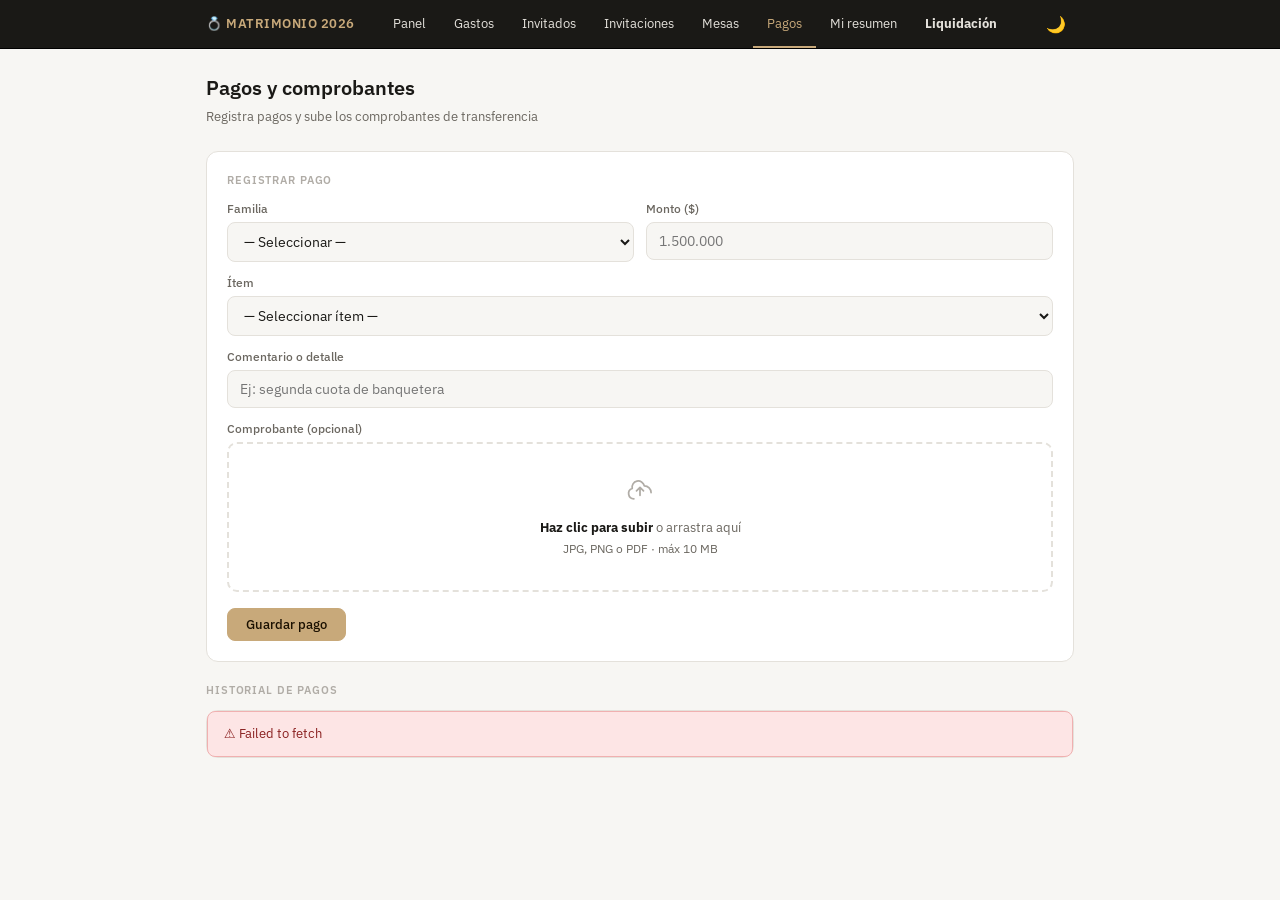
<file: pagos.html>
<!DOCTYPE html>
<html lang="es">
<head>
<meta charset="UTF-8">
<meta name="viewport" content="width=device-width, initial-scale=1, viewport-fit=cover">
<title>Pagos — Matrimonio 2026</title>
<link rel="stylesheet" href="style.css">
</head>
<body>

<nav class="site-nav">
  <div class="site-nav-inner">
    <a class="site-nav-brand" href="index.html">💍 Matrimonio 2026</a>
    <ul class="site-nav-links">
      <li><a href="index.html">Panel</a></li>
      <li><a href="gastos.html">Gastos</a></li>
      <li><a href="invitados.html">Invitados</a></li>
      <li><a href="status.html">Invitaciones</a></li>
      <li><a href="mesas.html">Mesas</a></li>
      <li><a href="pagos.html">Pagos</a></li>
      <li><a href="familia.html">Mi resumen</a></li>
      <li><a href="liquidacion.html"><strong>Liquidación</strong></a></li>
    </ul>
    <button class="theme-toggle" id="theme-toggle" aria-label="Cambiar tema">🌙</button>
  </div>
</nav>

<main class="page">
  <h1 class="page-title">Pagos y comprobantes</h1>
  <p class="page-subtitle">Registra pagos y sube los comprobantes de transferencia</p>

  <!-- Modal editar pago -->
  <div id="edit-modal" style="display:none;position:fixed;inset:0;background:rgba(0,0,0,.5);z-index:999;align-items:center;justify-content:center;padding:20px">
    <div style="background:var(--card-bg);border:1px solid var(--border);border-radius:12px;padding:24px;width:100%;max-width:400px;box-shadow:0 8px 32px rgba(0,0,0,.2)">
      <div style="display:flex;justify-content:space-between;align-items:center;margin-bottom:18px">
        <span style="font-weight:600;font-size:15px">Editar pago</span>
        <button onclick="cerrarModal()" style="background:none;border:none;cursor:pointer;color:var(--fg-muted);font-size:20px;line-height:1">×</button>
      </div>
      <input type="hidden" id="edit-id">
      <div class="form-group" style="margin-bottom:12px">
        <label class="form-label">Familia</label>
        <select class="form-select" id="edit-familia">
          <option value="Riedel Palma">Riedel Palma</option>
          <option value="Chico">Chico</option>
          <option value="Solís Soto">Solís Soto</option>
        </select>
      </div>
      <div class="form-group" style="margin-bottom:12px">
        <label class="form-label">Ítem</label>
        <select class="form-select" id="edit-item">
          <option value="">— Sin categoría —</option>
          <option value="Centro de Eventos">Centro de Eventos</option>
          <option value="Banquetera">Banquetera</option>
          <option value="DJ">DJ</option>
          <option value="Fotógrafo">Fotógrafo</option>
          <option value="Videógrafo">Videógrafo</option>
          <option value="Maquilladora">Maquilladora</option>
          <option value="Comida extra">Comida extra</option>
          <option value="Pista de Baile">Pista de Baile</option>
          <option value="Ceremonia">Ceremonia</option>
          <option value="Saxofonista">Saxofonista</option>
          <option value="Flores">Flores</option>
          <option value="Extras">Extras</option>
        </select>
      </div>
      <div class="form-group" style="margin-bottom:12px">
        <label class="form-label">Concepto / detalle</label>
        <input class="form-input" id="edit-concepto" type="text">
      </div>
      <div class="form-group" style="margin-bottom:18px">
        <label class="form-label">Monto ($)</label>
        <input class="form-input" id="edit-monto" type="number" min="0">
      </div>
      <div style="display:flex;gap:10px">
        <button class="btn" onclick="cerrarModal()" style="flex:1">Cancelar</button>
        <button class="btn btn-primary" onclick="guardarEdicion()" style="flex:1">Guardar</button>
      </div>
    </div>
  </div>

  <!-- Formulario nuevo pago -->
  <div class="card" style="margin-bottom:20px">
    <div class="section-label">Registrar pago</div>
    <div class="form-row">
      <div class="form-group">
        <label class="form-label">Familia</label>
        <select class="form-select" id="f-familia">
          <option value="">— Seleccionar —</option>
          <option value="Riedel Palma">Riedel Palma</option>
          <option value="Chico">Chico</option>
          <option value="Solís Soto">Solís Soto</option>
        </select>
      </div>
      <div class="form-group">
        <label class="form-label">Monto ($)</label>
        <input class="form-input" id="f-monto" type="number" placeholder="1.500.000" min="0">
      </div>
    </div>
    <div class="form-group" style="margin-bottom:12px">
      <label class="form-label">Ítem</label>
      <select class="form-select" id="f-item" onchange="onItemChange()">
        <option value="">— Seleccionar ítem —</option>
        <option value="Centro de Eventos">Centro de Eventos</option>
        <option value="Banquetera">Banquetera</option>
        <option value="DJ">DJ</option>
        <option value="Fotógrafo">Fotógrafo</option>
        <option value="Videógrafo">Videógrafo</option>
        <option value="Maquilladora">Maquilladora</option>
        <option value="Comida extra">Comida extra</option>
        <option value="Pista de Baile">Pista de Baile</option>
        <option value="Ceremonia">Ceremonia</option>
        <option value="Saxofonista">Saxofonista</option>
        <option value="Flores">Flores</option>
        <option value="Extras">Extras</option>
        <option value="Otro">Otro…</option>
      </select>
    </div>
    <div class="form-group" style="margin-bottom:12px" id="detalle-wrap">
      <label class="form-label" id="detalle-label">Comentario o detalle</label>
      <input class="form-input" id="f-detalle" type="text" placeholder="Ej: segunda cuota de banquetera">
    </div>

    <!-- Upload comprobante -->
    <div class="form-group" style="margin-bottom:16px">
      <label class="form-label">Comprobante (opcional)</label>
      <div class="upload-area" id="upload-area" onclick="document.getElementById('f-file').click()">
        <svg width="28" height="28" fill="none" stroke="currentColor" stroke-width="1.5" viewBox="0 0 24 24">
          <path stroke-linecap="round" stroke-linejoin="round" d="M12 16.5V9.75m0 0-3 3m3-3 3 3M6.75 19.5a4.5 4.5 0 0 1-1.41-8.775 5.25 5.25 0 0 1 10.338-2.32 5.75 5.75 0 0 1 5.82 5.82"/>
        </svg>
        <p class="hint"><b>Haz clic para subir</b> o arrastra aquí</p>
        <p class="hint" style="font-size:12px;margin-top:2px">JPG, PNG o PDF · máx 10 MB</p>
        <div id="file-name" style="margin-top:8px;font-size:13px;color:var(--accent-fg);display:none"></div>
      </div>
      <input id="f-file" type="file" accept="image/*,.pdf" hidden>
    </div>

    <button class="btn btn-primary" id="btn-submit" onclick="submitPago()">
      Guardar pago
    </button>
  </div>

  <!-- Historial -->
  <div class="section-label">Historial de pagos</div>
  <div class="card" style="padding:0">
    <div id="pagos-list"><div class="loading"><div class="spinner"></div> Cargando…</div></div>
  </div>
</main>

<script type="module">
import { apiFetch, apiPost, fileToBase64, fmt, initTheme, highlightNav, showError, toast } from './api.js';

window.eliminarPago = async function(id) {
  if (!confirm('¿Eliminar este pago?')) return;
  try {
    const res = await apiPost({ action: 'deletePago', id });
    if (res.ok) { toast('Pago eliminado'); loadPagos(); }
    else toast(res.error || 'Error al eliminar', false);
  } catch(e) { toast(e.message || 'Error', false); }
};

window.editarPago = function(id, familia, concepto, monto, item) {
  document.getElementById('edit-id').value      = id;
  document.getElementById('edit-familia').value  = familia;
  document.getElementById('edit-item').value     = item || '';
  document.getElementById('edit-concepto').value = concepto;
  document.getElementById('edit-monto').value    = monto;
  document.getElementById('edit-modal').style.display = 'flex';
};

window.cerrarModal = function() {
  document.getElementById('edit-modal').style.display = 'none';
};

window.guardarEdicion = async function() {
  const id      = document.getElementById('edit-id').value;
  const familia = document.getElementById('edit-familia').value;
  const item    = document.getElementById('edit-item').value;
  const concepto= document.getElementById('edit-concepto').value.trim();
  const monto   = parseFloat(document.getElementById('edit-monto').value);
  if (!familia || !concepto || !monto) { toast('Completa todos los campos', false); return; }
  try {
    const res = await apiPost({ action: 'editPago', id, data: { familia, concepto, monto, item } });
    if (res.ok) { toast('Pago actualizado ✓'); cerrarModal(); loadPagos(); }
    else toast(res.error || 'Error', false);
  } catch(e) { toast(e.message || 'Error', false); }
};

initTheme();
highlightNav();

window.onItemChange = () => {
  const item  = document.getElementById('f-item').value;
  const input = document.getElementById('f-detalle');
  if (item === 'Otro') {
    input.placeholder = 'Ej: Mozo extra, torta…';
  } else {
    input.placeholder = 'Ej: segunda cuota de banquetera';
  }
};

const listEl   = document.getElementById('pagos-list');
const areaEl   = document.getElementById('upload-area');
const fileEl   = document.getElementById('f-file');
const nameEl   = document.getElementById('file-name');

// ── Drag & drop ───────────────────────────────────────────────
areaEl.addEventListener('dragover',  e => { e.preventDefault(); areaEl.classList.add('drag'); });
areaEl.addEventListener('dragleave', () => areaEl.classList.remove('drag'));
areaEl.addEventListener('drop', e => {
  e.preventDefault();
  areaEl.classList.remove('drag');
  const f = e.dataTransfer.files[0];
  if (f) setFile(f);
});
fileEl.addEventListener('change', () => {
  if (fileEl.files[0]) setFile(fileEl.files[0]);
});
function setFile(f) {
  fileEl._file = f;
  nameEl.textContent = `📎 ${f.name}`;
  nameEl.style.display = 'block';
}

// ── Submit ────────────────────────────────────────────────────
window.submitPago = async () => {
  const familia  = document.getElementById('f-familia').value;
  const monto    = parseFloat(document.getElementById('f-monto').value);
  const item     = document.getElementById('f-item').value;
  const detalle  = document.getElementById('f-detalle').value.trim();
  const concepto = item === 'Otro' ? (detalle || 'Otro') : item + (detalle ? ` — ${detalle}` : '');
  const file     = fileEl._file;

  if (!familia)        { toast('Selecciona una familia', false); return; }
  if (!monto || monto <= 0) { toast('Ingresa un monto válido', false); return; }
  if (!item)           { toast('Selecciona un ítem', false); return; }

  const btn = document.getElementById('btn-submit');
  btn.disabled = true;
  btn.textContent = 'Guardando…';

  try {
    // 1. Registrar pago
    const { id } = await apiPost({ action: 'addPago', data: { familia, monto, concepto, item: item === 'Otro' ? '' : item } });

    // 2. Si hay archivo, subirlo
    if (file) {
      btn.textContent = 'Subiendo comprobante…';
      const fileData = await fileToBase64(file);
      await apiPost({
        action: 'uploadComprobante',
        pagoId: id,
        fileData,
        fileName: file.name,
        mimeType: file.type || 'application/octet-stream',
      });
    }

    toast('✅ Pago registrado correctamente');
    // Limpiar form
    document.getElementById('f-familia').value = '';
    document.getElementById('f-monto').value   = '';
    document.getElementById('f-item').value    = '';
    document.getElementById('f-detalle').value = '';
    fileEl.value = '';
    fileEl._file = null;
    nameEl.style.display = 'none';
    loadPagos();

  } catch(e) {
    toast(`Error: ${e.message}`, false);
  } finally {
    btn.disabled = false;
    btn.textContent = 'Guardar pago';
  }
};

// ── Cargar historial ──────────────────────────────────────────
async function loadPagos() {
  try {
    const pagos = await apiFetch('pagos');
    if (!pagos.length) {
      listEl.innerHTML = '<p style="padding:20px;color:var(--fg-muted);font-size:13px">Aún no hay pagos registrados.</p>';
      return;
    }

    const totales = { 'Riedel Palma': 0, 'Chico': 0, 'Solís Soto': 0 };
    pagos.forEach(p => totales[p.familia] = (totales[p.familia]||0) + Number(p.monto));

    const rev = [...pagos].reverse();
    listEl.innerHTML = `
      <div style="display:flex;gap:12px;padding:16px;border-bottom:1px solid var(--border);flex-wrap:wrap">
        <span style="font-size:13px;color:var(--fg-muted)">Total pagado:</span>
        <span style="font-size:13px;color:var(--r-color);font-weight:500">Riedel $${fmt(totales['Riedel Palma'])}</span>
        <span style="font-size:13px;color:var(--c-color);font-weight:500">Chico $${fmt(totales['Chico'])}</span>
        <span style="font-size:13px;color:var(--s-color);font-weight:500">Solís $${fmt(totales['Solís Soto'])}</span>
      </div>
      <div class="table-wrap">
        <table>
          <thead><tr>
            <th>Fecha</th>
            <th>Familia</th>
            <th>Concepto</th>
            <th class="num">Monto</th>
            <th>Comprobante</th>
            <th></th>
          </tr></thead>
          <tbody>
            ${rev.map(p => `<tr>
              <td style="white-space:nowrap">${p.fecha}</td>
              <td><span class="badge badge-${p.familia==='Riedel Palma'?'r':p.familia==='Chico'?'c':'s'}">${p.familia}</span></td>
              <td>${p.concepto}</td>
              <td class="num">$${fmt(p.monto)}</td>
              <td>${p.comprobante
                ? `<a href="${p.comprobante}" target="_blank" class="btn" style="font-size:11px;padding:4px 10px">Ver 🔗</a>`
                : '<span style="color:var(--fg-faint);font-size:12px">—</span>'}</td>
              <td style="white-space:nowrap">
                ${!p.id.startsWith('G') ? `<button class="btn-edit-pago"
                  data-id="${p.id}"
                  data-familia="${p.familia}"
                  data-item="${p.item||''}"
                  data-concepto="${(p.concepto||'').replace(/&/g,'&amp;').replace(/"/g,'&quot;')}"
                  data-monto="${p.monto}"
                  style="background:none;border:none;cursor:pointer;color:var(--fg-muted);font-size:14px;padding:2px 5px;line-height:1" title="Editar">✏️</button>` : ''}
                <button onclick="eliminarPago('${p.id}')" style="background:none;border:none;cursor:pointer;color:var(--fg-faint);font-size:16px;padding:2px 5px;line-height:1" title="Eliminar">×</button>
              </td>
            </tr>`).join('')}
          </tbody>
        </table>
      </div>
    `;
  } catch(e) {
    showError(listEl, e.message);
  }
}

// Delegated click para botones de editar (evita problemas con comillas en onclick inline)
listEl.addEventListener('click', e => {
  const btn = e.target.closest('.btn-edit-pago');
  if (!btn) return;
  editarPago(btn.dataset.id, btn.dataset.familia, btn.dataset.concepto, parseFloat(btn.dataset.monto), btn.dataset.item);
});

loadPagos();
</script>
</body>
</html>
</file>
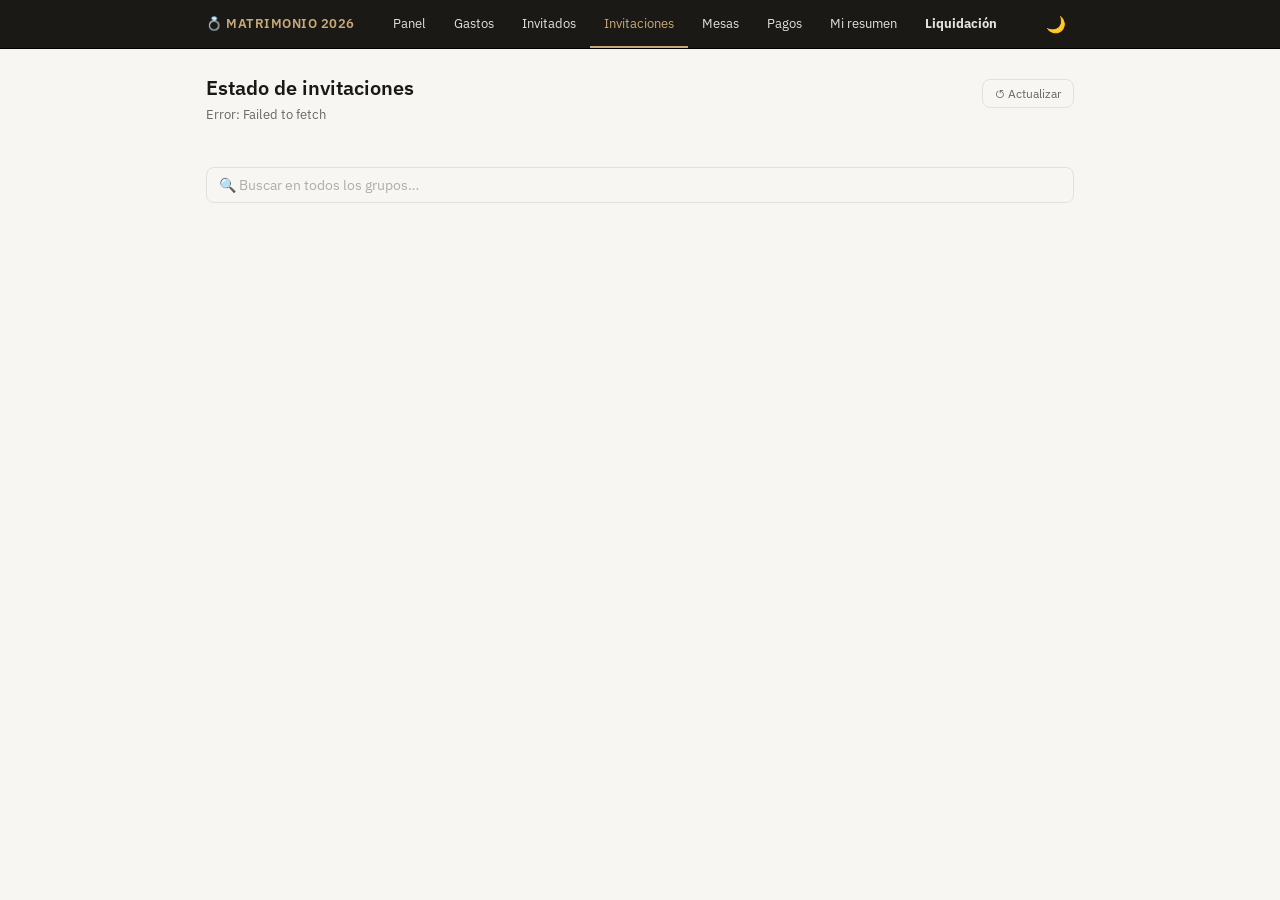
<file: status.html>
<!DOCTYPE html>
<html lang="es">
<head>
<meta charset="UTF-8">
<meta name="viewport" content="width=device-width, initial-scale=1, viewport-fit=cover">
<title>Invitaciones — Matrimonio 2026</title>
<link rel="stylesheet" href="style.css">
<style>
/* ── Global stats ─────────────────────────────── */
.global-stats {
  display: grid;
  grid-template-columns: repeat(3, 1fr);
  gap: 10px;
  margin: 18px 0 24px;
}
@media (max-width: 500px) {
  .global-stats { grid-template-columns: repeat(1, 1fr); }
}
.stat-tile {
  background: var(--card-bg, var(--bg));
  border: 1px solid var(--border);
  border-radius: 10px;
  padding: 14px 16px 12px;
  text-align: center;
}
.stat-num {
  font-size: 28px;
  font-weight: 700;
  line-height: 1;
  color: var(--fg);
  font-variant-numeric: tabular-nums;
}
.stat-denom {
  font-size: 16px;
  font-weight: 400;
  color: var(--fg-muted);
}
.stat-lbl {
  font-size: 11px;
  font-weight: 500;
  color: var(--fg-muted);
  text-transform: uppercase;
  letter-spacing: .04em;
  margin-top: 4px;
}
.tile-si  .stat-num { color: #2e7d52; }
.tile-no  .stat-num { color: #c0392b; }
.tile-pend .stat-num { color: var(--fg-muted); }

/* ── Accordions ───────────────────────────────── */
.acc-list {
  display: flex;
  flex-direction: column;
  gap: 10px;
  margin-bottom: 32px;
}
.acc-section {
  border: 1px solid var(--border);
  border-radius: 12px;
  overflow: hidden;
  background: var(--card-bg, var(--bg));
}
.acc-header {
  width: 100%;
  display: flex;
  align-items: center;
  gap: 12px;
  padding: 16px 18px;
  background: none;
  border: none;
  cursor: pointer;
  color: var(--fg);
  text-align: left;
  font-family: inherit;
  transition: background .15s;
}
.acc-header:hover { background: var(--hover-bg, rgba(128,128,128,.07)); }
.acc-header-left {
  flex: 1;
  min-width: 0;
}
.acc-title {
  display: block;
  font-size: 16px;
  font-weight: 600;
}
.acc-count {
  font-size: 12px;
  color: var(--fg-muted);
}
.acc-stats {
  display: flex;
  gap: 12px;
  flex-wrap: wrap;
  justify-content: flex-end;
}
@media (max-width: 600px) {
  .acc-stats { display: none; }
}
.acc-stat {
  font-size: 12px;
  color: var(--fg-muted);
  display: flex;
  align-items: center;
  gap: 4px;
  white-space: nowrap;
}
.dot {
  width: 8px; height: 8px;
  border-radius: 50%;
  flex-shrink: 0;
}
.dot-env  { background: var(--accent-fg, #b59a6a); }
.dot-si   { background: #2e7d52; }
.dot-no   { background: #c0392b; }
.acc-arrow {
  font-size: 12px;
  color: var(--fg-muted);
  transition: transform .25s;
  flex-shrink: 0;
}
.acc-arrow.open { transform: rotate(180deg); }

/* Progress bar under header */
.acc-progress {
  height: 3px;
  background: var(--border);
}
.acc-progress-bar {
  height: 100%;
  background: var(--accent-fg, #b59a6a);
  transition: width .4s ease;
  min-width: 0;
}

/* Colored left border per family */
.grp-r .acc-progress-bar { background: var(--r-color, #b59a6a); }
.grp-a .acc-progress-bar { background: var(--r-color, #b59a6a); opacity: .7; }
.grp-c .acc-progress-bar { background: var(--c-color, #2e6db4); }
.grp-s .acc-progress-bar { background: var(--s-color, #2e7d52); }

/* Collapsible body */
.acc-body {
  max-height: 0;
  overflow: hidden;
  transition: max-height .3s ease;
}
.acc-body.open {
  max-height: 9999px;
}

/* ── Guest list ───────────────────────────────── */
.guest-list {
  border-top: 1px solid var(--border);
}
.guest-row {
  display: flex;
  align-items: center;
  gap: 10px;
  padding: 10px 18px;
  border-bottom: 1px solid var(--border);
  transition: background .12s;
}
.guest-row:last-child { border-bottom: none; }
.guest-row:hover { background: var(--hover-bg, rgba(128,128,128,.05)); }

/* Checkbox enviado */
.env-toggle {
  display: flex;
  align-items: center;
  cursor: pointer;
  flex-shrink: 0;
}
.env-toggle input { display: none; }
.env-box {
  width: 20px; height: 20px;
  border: 2px solid var(--border);
  border-radius: 4px;
  display: flex;
  align-items: center;
  justify-content: center;
  font-size: 13px;
  color: transparent;
  transition: border-color .15s, background .15s, color .15s;
}
.env-toggle input:checked + .env-box {
  background: var(--accent-fg, #b59a6a);
  border-color: var(--accent-fg, #b59a6a);
  color: #fff;
}
.env-box::after { content: '✓'; }

/* Guest info */
.guest-info {
  flex: 1;
  min-width: 0;
  display: flex;
  align-items: center;
  gap: 8px;
  flex-wrap: wrap;
}
.guest-name {
  font-size: 14px;
  font-weight: 500;
  white-space: nowrap;
  overflow: hidden;
  text-overflow: ellipsis;
}
.guest-name.is-acomp {
  font-weight: 400;
  color: var(--fg-muted);
  font-style: italic;
}
.badge-tipo {
  font-size: 10px;
  font-weight: 600;
  padding: 2px 6px;
  border-radius: 99px;
  text-transform: uppercase;
  letter-spacing: .04em;
  flex-shrink: 0;
}
.badge-tipo-full   { background: rgba(181,154,106,.18); color: var(--accent-fg, #b59a6a); }
.badge-tipo-fiesta { background: rgba(46,125,82,.15);   color: #2e7d52; }

/* ── Buscadores ───────────────────────────────── */
.search-global-wrap {
  margin-bottom: 18px;
}
.search-group-wrap {
  padding: 10px 14px 6px;
  border-bottom: 1px solid var(--border);
}
.search-input {
  width: 100%;
  box-sizing: border-box;
  padding: 8px 12px;
  border: 1px solid var(--border);
  border-radius: 8px;
  background: var(--card-bg, var(--bg));
  color: var(--fg);
  font-size: 14px;
  outline: none;
  transition: border-color .15s;
}
.search-input:focus { border-color: var(--accent, #3b82f6); }
.guest-row.hidden { display: none; }
.no-results {
  padding: 14px 16px;
  color: var(--fg-muted);
  font-size: 13px;
  text-align: center;
}

/* Confirmation buttons */
.conf-btns {
  display: flex;
  gap: 4px;
  flex-shrink: 0;
}
.conf-btn {
  font-size: 12px;
  padding: 4px 9px;
  border: 1px solid var(--border);
  border-radius: 6px;
  background: none;
  color: var(--fg-muted);
  cursor: pointer;
  font-family: inherit;
  font-weight: 500;
  transition: background .12s, border-color .12s, color .12s;
  white-space: nowrap;
}
.conf-btn:hover { border-color: var(--fg-muted); color: var(--fg); }
.conf-btn.active-si  { background: rgba(46,125,82,.15);  border-color: #2e7d52; color: #2e7d52; }
.conf-btn.active-no  { background: rgba(192,57,43,.12);  border-color: #c0392b; color: #c0392b; }
.conf-btn.active-pend{ background: rgba(128,128,128,.12); border-color: var(--fg-muted); color: var(--fg); }

@media (max-width: 480px) {
  .conf-btn { padding: 4px 6px; font-size: 11px; }
  .guest-row { padding: 10px 12px; gap: 8px; }
}

/* Reload btn */
.reload-btn {
  background: none;
  border: 1px solid var(--border);
  border-radius: 8px;
  color: var(--fg-muted);
  padding: 6px 12px;
  font-size: 12px;
  cursor: pointer;
  font-family: inherit;
  transition: border-color .15s, color .15s;
}
.reload-btn:hover { border-color: var(--fg-muted); color: var(--fg); }

/* Mobile stats row inside header */
.acc-stats-mobile {
  display: none;
  font-size: 11px;
  color: var(--fg-muted);
  margin-top: 2px;
}
@media (max-width: 600px) {
  .acc-stats-mobile { display: block; }
}
</style>
</head>
<body>

<nav class="site-nav">
  <div class="site-nav-inner">
    <a class="site-nav-brand" href="index.html">💍 Matrimonio 2026</a>
    <ul class="site-nav-links">
      <li><a href="index.html">Panel</a></li>
      <li><a href="gastos.html">Gastos</a></li>
      <li><a href="invitados.html">Invitados</a></li>
      <li><a href="status.html">Invitaciones</a></li>
      <li><a href="mesas.html">Mesas</a></li>
      <li><a href="pagos.html">Pagos</a></li>
      <li><a href="familia.html">Mi resumen</a></li>
      <li><a href="liquidacion.html"><strong>Liquidación</strong></a></li>
    </ul>
    <button class="theme-toggle" id="theme-toggle" aria-label="Cambiar tema">🌙</button>
  </div>
</nav>

<main class="page">
  <div style="display:flex;align-items:flex-start;justify-content:space-between;gap:12px;flex-wrap:wrap;margin-bottom:4px">
    <div>
      <h1 class="page-title" style="margin-bottom:2px">Estado de invitaciones</h1>
      <p class="page-subtitle" id="subtitle" style="margin:0">Cargando…</p>
    </div>
    <button class="reload-btn" onclick="reload()" style="margin-top:6px">↺ Actualizar</button>
  </div>

  <!-- Resumen global -->
  <div id="global-stats" class="global-stats" hidden></div>

  <!-- Buscador global -->
  <div class="search-global-wrap">
    <input type="search" id="search-global" class="search-input" placeholder="🔍 Buscar en todos los grupos…" oninput="filterGlobal(this.value)">
  </div>

  <!-- 4 secciones familiares -->
  <div class="acc-list" id="accordions"></div>
</main>

<script type="module">
import { apiFetch, apiPostSilent, initTheme, highlightNav, toast } from './api.js';

// ── Estado ─────────────────────────────────────────────────────
let groups = [];

const GROUP_DEFS = [
  { key: 'riedel', label: 'Riedel Palma', cls: 'grp-r' },
  { key: 'anto',   label: 'Anto',          cls: 'grp-a' },
  { key: 'chico',  label: 'Chico',         cls: 'grp-c' },
  { key: 'solis',  label: 'Solís Soto',    cls: 'grp-s' },
];

// ── Carga ──────────────────────────────────────────────────────
async function load(bust) {
  document.getElementById('subtitle').textContent = 'Cargando…';
  try {
    const data = await apiFetch(bust ? 'guests&bust=1' : 'guests');
    groups = [
      { ...GROUP_DEFS[0], guests: data.riedel.filter(g => g.g !== 'Anto') },
      { ...GROUP_DEFS[1], guests: data.riedel.filter(g => g.g === 'Anto') },
      { ...GROUP_DEFS[2], guests: data.chico },
      { ...GROUP_DEFS[3], guests: data.solis },
    ];
    renderAll();
  } catch(e) {
    document.getElementById('subtitle').textContent = 'Error: ' + e.message;
  }
}

window.reload = () => load(true);

// ── Stats helper ───────────────────────────────────────────────
function getStats(guests) {
  const enviadas  = guests.filter(g => g.enviado).length;
  const si        = guests.filter(g => g.conf === 'si').length;
  const no        = guests.filter(g => g.conf === 'no').length;
  const pendiente = guests.length - si - no;
  return { total: guests.length, enviadas, si, no, pendiente };
}

// ── Render ─────────────────────────────────────────────────────
function renderAll() {
  renderGlobalStats();
  const container = document.getElementById('accordions');
  container.innerHTML = groups.map(renderGroup).join('');
}

function renderGlobalStats() {
  const all = groups.flatMap(g => g.guests);
  const s   = getStats(all);
  document.getElementById('subtitle').textContent =
    `${s.enviadas} de ${s.total} invitaciones enviadas · ${s.si} confirmaron · ${s.pendiente} sin respuesta`;

  const el = document.getElementById('global-stats');
  el.innerHTML = `
    <div class="stat-tile">
      <div class="stat-num">${s.enviadas}<span class="stat-denom">/${s.total}</span></div>
      <div class="stat-lbl">Partes enviados</div>
    </div>
    <div class="stat-tile tile-si">
      <div class="stat-num">${s.si}</div>
      <div class="stat-lbl">Confirmaron</div>
    </div>
    <div class="stat-tile tile-pend">
      <div class="stat-num">${s.pendiente}</div>
      <div class="stat-lbl">Sin respuesta</div>
    </div>
  `;
  el.hidden = false;
}

function renderGroup(group) {
  const s   = getStats(group.guests);
  const pct = group.guests.length ? Math.round(s.enviadas / group.guests.length * 100) : 0;

  return `
    <div class="acc-section ${group.cls}" id="sec-${group.key}">
      <button class="acc-header" onclick="toggleSection('${group.key}')">
        <div class="acc-header-left">
          <span class="acc-title">${group.label}</span>
          <span class="acc-count">${group.guests.length} personas</span>
          <span class="acc-stats-mobile">${s.enviadas}/${group.guests.length} enviadas · ${s.si} sí · ${s.no} no</span>
        </div>
        <div class="acc-stats">
          <span class="acc-stat" id="stat-env-${group.key}">
            <span class="dot dot-env"></span>${s.enviadas}/${group.guests.length} enviadas
          </span>
          <span class="acc-stat" id="stat-si-${group.key}">
            <span class="dot dot-si"></span>${s.si} sí
          </span>
          <span class="acc-stat" id="stat-no-${group.key}">
            <span class="dot dot-no"></span>${s.no} no
          </span>
        </div>
        <span class="acc-arrow" id="arrow-${group.key}">▼</span>
      </button>
      <div class="acc-progress">
        <div class="acc-progress-bar" id="pbar-${group.key}" style="width:${pct}%"></div>
      </div>
      <div class="acc-body" id="body-${group.key}">
        <div class="search-group-wrap">
          <input type="search" class="search-input search-group" placeholder="🔍 Buscar en ${group.label}…"
                 oninput="filterGroup('${group.key}', this.value)">
        </div>
        <div class="guest-list" id="list-${group.key}">
          ${group.guests.map(g => renderGuestRow(g, group.key)).join('')}
        </div>
      </div>
    </div>
  `;
}

function renderGuestRow(g, groupKey) {
  const tipoRaw   = String(g.tipo || '').toLowerCase();
  const tipoLabel = tipoRaw.includes('full') ? 'Full' : tipoRaw.includes('fiesta') ? 'Fiesta' : g.tipo || '';
  const tipoCls   = tipoRaw.includes('full') ? 'badge-tipo-full' : 'badge-tipo-fiesta';
  const isA       = g.n.includes('(A)');

  return `
    <div class="guest-row" id="row-${g.id}" data-grp="${groupKey}">
      <label class="env-toggle" title="${g.enviado ? 'Parte enviado ✓' : 'Marcar como enviado'}">
        <input type="checkbox" ${g.enviado ? 'checked' : ''}
               onchange="toggleEnviado(${g.id}, this.checked, '${groupKey}')">
        <span class="env-box"></span>
      </label>
      <div class="guest-info">
        <span class="guest-name${isA ? ' is-acomp' : ''}">${g.n}</span>
        <span class="badge-tipo ${tipoCls}">${tipoLabel}</span>
      </div>
      <div class="conf-btns" id="conf-${g.id}">
        <button class="conf-btn${g.conf === 'si' ? ' active-si' : ''}"
                onclick="setConf(${g.id}, 'si', '${groupKey}')">✓ Confirmó</button>
        <button class="conf-btn${!g.conf ? ' active-pend' : ''}"
                onclick="setConf(${g.id}, '', '${groupKey}')">— No confirmado</button>
      </div>
    </div>
  `;
}

// ── Interacciones ──────────────────────────────────────────────
window.toggleSection = function(key) {
  document.getElementById('body-' + key).classList.toggle('open');
  document.getElementById('arrow-' + key).classList.toggle('open');
};

window.toggleEnviado = async function(id, valor, groupKey) {
  const guest = findGuest(id);
  if (!guest) return;
  guest.enviado = valor;
  updateGroupHeader(groupKey);
  renderGlobalStats();

  try {
    await apiPostSilent({ action: 'marcarEnviado', guestId: id, valor });
  } catch(e) {
    // Revertir
    guest.enviado = !valor;
    const cb = document.querySelector(`#row-${id} input[type=checkbox]`);
    if (cb) cb.checked = !valor;
    updateGroupHeader(groupKey);
    renderGlobalStats();
    toast('No se pudo guardar', false);
  }
};

window.setConf = async function(id, valor, groupKey) {
  const guest = findGuest(id);
  if (!guest) return;
  const prev = guest.conf;
  if (prev === valor) {
    // clic en el mismo estado → quitar
    valor = '';
  }
  guest.conf = valor;
  updateConfButtons(id, valor);
  updateGroupHeader(groupKey);
  renderGlobalStats();

  try {
    await apiPostSilent({ action: 'marcarConfirmacion', guestId: id, valor });
  } catch(e) {
    guest.conf = prev;
    updateConfButtons(id, prev);
    updateGroupHeader(groupKey);
    renderGlobalStats();
    toast('No se pudo guardar', false);
  }
};

// ── Helpers ────────────────────────────────────────────────────
function findGuest(id) {
  for (const g of groups) {
    const f = g.guests.find(x => String(x.id) === String(id));
    if (f) return f;
  }
  return null;
}

function updateConfButtons(id, valor) {
  const c = document.getElementById('conf-' + id);
  if (!c) return;
  const btns = c.querySelectorAll('.conf-btn');
  btns[0].className = 'conf-btn' + (valor === 'si' ? ' active-si'   : '');
  btns[1].className = 'conf-btn' + (!valor          ? ' active-pend' : '');
}

function updateGroupHeader(key) {
  const group = groups.find(g => g.key === key);
  if (!group) return;
  const s   = getStats(group.guests);
  const pct = group.guests.length ? Math.round(s.enviadas / group.guests.length * 100) : 0;

  const envEl = document.getElementById('stat-env-' + key);
  const siEl  = document.getElementById('stat-si-'  + key);
  const noEl  = document.getElementById('stat-no-'  + key);
  const pbar  = document.getElementById('pbar-'     + key);
  const sec   = document.getElementById('sec-'      + key);

  if (envEl) envEl.innerHTML = `<span class="dot dot-env"></span>${s.enviadas}/${group.guests.length} enviadas`;
  if (siEl)  siEl.innerHTML  = `<span class="dot dot-si"></span>${s.si} sí`;
  if (noEl)  noEl.innerHTML  = `<span class="dot dot-no"></span>${s.no} no`;
  if (pbar)  pbar.style.width = pct + '%';

  // Mobile stats
  const mob = sec?.querySelector('.acc-stats-mobile');
  if (mob) mob.textContent = `${s.enviadas}/${group.guests.length} enviadas · ${s.si} sí · ${s.no} no`;
}

// ── Buscadores ─────────────────────────────────────────────────
window.filterGlobal = function(q) {
  const term = q.trim().toLowerCase();
  // Limpiar buscadores de cada grupo
  document.querySelectorAll('.search-group').forEach(el => { el.value = ''; });
  // Mostrar/ocultar filas y expandir grupos con resultados
  groups.forEach(group => {
    const rows = document.querySelectorAll(`#list-${group.key} .guest-row`);
    let visible = 0;
    rows.forEach(row => {
      const name = (row.querySelector('.guest-name') || {}).textContent || '';
      const match = !term || name.toLowerCase().includes(term);
      row.classList.toggle('hidden', !match);
      if (match) visible++;
    });
    // Auto-expandir si hay resultados, contraer si no hay
    if (term) {
      const body  = document.getElementById('body-' + group.key);
      const arrow = document.getElementById('arrow-' + group.key);
      if (visible > 0) {
        body  && body.classList.add('open');
        arrow && arrow.classList.add('open');
      } else {
        body  && body.classList.remove('open');
        arrow && arrow.classList.remove('open');
      }
    }
    // Mensaje "sin resultados" dentro del grupo
    const noRes = document.getElementById('nores-' + group.key);
    if (noRes) noRes.remove();
    if (term && visible === 0) {
      const list = document.getElementById('list-' + group.key);
      if (list) list.insertAdjacentHTML('beforeend', `<div class="no-results" id="nores-${group.key}">Sin resultados</div>`);
    }
  });
};

window.filterGroup = function(key, q) {
  // Limpiar buscador global
  const globalInput = document.getElementById('search-global');
  if (globalInput) globalInput.value = '';
  // Restaurar visibilidad de otros grupos
  groups.forEach(g => {
    if (g.key !== key) document.querySelectorAll(`#list-${g.key} .guest-row`).forEach(r => r.classList.remove('hidden'));
  });

  const term = q.trim().toLowerCase();
  const rows = document.querySelectorAll(`#list-${key} .guest-row`);
  let visible = 0;
  rows.forEach(row => {
    const name = (row.querySelector('.guest-name') || {}).textContent || '';
    const match = !term || name.toLowerCase().includes(term);
    row.classList.toggle('hidden', !match);
    if (match) visible++;
  });
  const noRes = document.getElementById('nores-' + key);
  if (noRes) noRes.remove();
  if (term && visible === 0) {
    const list = document.getElementById('list-' + key);
    if (list) list.insertAdjacentHTML('beforeend', `<div class="no-results" id="nores-${key}">Sin resultados</div>`);
  }
};

// ── Init ───────────────────────────────────────────────────────
initTheme();
highlightNav();
load();
</script>
</body>
</html>
</file>
<file: style.css>
/* ============================================================
   Matrimonio 2026 — Sistema de diseño compartido
   ============================================================ */

@import url('https://fonts.googleapis.com/css2?family=IBM+Plex+Sans:wght@300;400;500;600&family=IBM+Plex+Mono:wght@400;500&display=swap');

/* ── Tokens ─────────────────────────────────────────────────── */
:root {
  --bg:        #f7f6f3;
  --bg-card:   #ffffff;
  --fg:        #1a1916;
  --fg-muted:  #6b6760;
  --fg-faint:  #b0aca6;
  --border:    #e4e1db;
  --border-strong: #ccc9c2;
  --accent:    #c8a97a;
  --accent-fg: #7a5c2a;
  --r-color:   #5271e8;
  --c-color:   #e85252;
  --s-color:   #52b852;
  --nav-bg:    #1a1916;
  --nav-fg:    #e4e1db;
  --nav-active:#c8a97a;
  color-scheme: light;
}

@media (prefers-color-scheme: dark) {
  :root:not([data-theme="light"]) {
    --bg:        #1a1916;
    --bg-card:   #242220;
    --fg:        #ede9e3;
    --fg-muted:  #9b9790;
    --fg-faint:  #5c5a55;
    --border:    #2e2c29;
    --border-strong: #3e3c38;
    --accent:    #c8a97a;
    --accent-fg: #e8c898;
    --nav-bg:    #111110;
    --nav-fg:    #c8c4be;
    color-scheme: dark;
  }
}
:root[data-theme="dark"] {
  --bg:        #1a1916;
  --bg-card:   #242220;
  --fg:        #ede9e3;
  --fg-muted:  #9b9790;
  --fg-faint:  #5c5a55;
  --border:    #2e2c29;
  --border-strong: #3e3c38;
  --accent:    #c8a97a;
  --accent-fg: #e8c898;
  --nav-bg:    #111110;
  --nav-fg:    #c8c4be;
  color-scheme: dark;
}

/* ── Reset ──────────────────────────────────────────────────── */
*, *::before, *::after { box-sizing: border-box; margin: 0; padding: 0; }

body {
  background: var(--bg);
  color: var(--fg);
  font-family: 'IBM Plex Sans', system-ui, sans-serif;
  font-size: 14px;
  line-height: 1.5;
  min-height: 100vh;
}

/* ── Nav ────────────────────────────────────────────────────── */
.site-nav {
  background: var(--nav-bg);
  position: sticky;
  top: 0;
  z-index: 100;
  border-bottom: 1px solid #000;
}
.site-nav-inner {
  display: flex;
  align-items: center;
  gap: 0;
  max-width: 900px;
  margin: 0 auto;
  padding: 0 16px;
  height: 48px;
}
.site-nav-brand {
  color: var(--nav-active);
  font-size: 13px;
  font-weight: 600;
  letter-spacing: 0.04em;
  text-transform: uppercase;
  text-decoration: none;
  margin-right: 24px;
  white-space: nowrap;
}
.site-nav-links {
  display: flex;
  align-items: center;
  gap: 0;
  list-style: none;
  overflow-x: auto;
  flex: 1;
}
.site-nav-links a {
  display: block;
  padding: 0 14px;
  height: 48px;
  line-height: 48px;
  color: var(--nav-fg);
  text-decoration: none;
  font-size: 13px;
  white-space: nowrap;
  transition: color 0.15s;
  border-bottom: 2px solid transparent;
}
.site-nav-links a:hover  { color: #fff; }
.site-nav-links a.active { color: var(--nav-active); border-bottom-color: var(--nav-active); }

/* Theme toggle */
.theme-toggle {
  margin-left: auto;
  background: none;
  border: none;
  color: var(--nav-fg);
  cursor: pointer;
  font-size: 16px;
  padding: 8px;
  border-radius: 6px;
}
.theme-toggle:hover { color: #fff; }

/* ── Page layout ────────────────────────────────────────────── */
.page {
  max-width: 900px;
  margin: 0 auto;
  padding: 24px 16px 48px;
}

.page-title {
  font-size: 20px;
  font-weight: 600;
  margin-bottom: 4px;
}
.page-subtitle {
  color: var(--fg-muted);
  font-size: 13px;
  margin-bottom: 24px;
}

/* ── Cards ──────────────────────────────────────────────────── */
.card {
  background: var(--bg-card);
  border: 1px solid var(--border);
  border-radius: 12px;
  padding: 20px;
}

.section-label {
  font-size: 11px;
  font-weight: 600;
  letter-spacing: 0.08em;
  text-transform: uppercase;
  color: var(--fg-faint);
  margin-bottom: 12px;
}

/* ── Stat tiles ─────────────────────────────────────────────── */
.stat-grid {
  display: grid;
  grid-template-columns: repeat(auto-fit, minmax(180px, 1fr));
  gap: 12px;
  margin-bottom: 20px;
}
.stat-tile {
  background: var(--bg-card);
  border: 1px solid var(--border);
  border-radius: 12px;
  padding: 16px 20px;
}
.stat-tile .label { font-size: 12px; color: var(--fg-muted); margin-bottom: 4px; }
.stat-tile .value {
  font-family: 'IBM Plex Mono', monospace;
  font-size: 22px;
  font-weight: 500;
  font-variant-numeric: tabular-nums;
}
.stat-tile .sub {
  font-size: 12px;
  color: var(--fg-faint);
  margin-top: 2px;
}
.stat-tile.r .value { color: var(--r-color); }
.stat-tile.c .value { color: var(--c-color); }
.stat-tile.s .value { color: var(--s-color); }
.stat-tile.t .value { color: var(--accent-fg); }

/* ── Tables ─────────────────────────────────────────────────── */
.table-wrap { overflow-x: auto; }
table {
  width: 100%;
  border-collapse: collapse;
  font-size: 13px;
}
th {
  text-align: left;
  font-size: 11px;
  font-weight: 600;
  letter-spacing: 0.05em;
  text-transform: uppercase;
  color: var(--fg-faint);
  padding: 8px 12px;
  border-bottom: 1px solid var(--border);
  white-space: nowrap;
}
td {
  padding: 10px 12px;
  border-bottom: 1px solid var(--border);
  vertical-align: middle;
}
tr:last-child td { border-bottom: none; }
tr:hover td { background: var(--bg); }
.num {
  font-family: 'IBM Plex Mono', monospace;
  font-variant-numeric: tabular-nums;
  text-align: right;
}

/* ── Tabs ───────────────────────────────────────────────────── */
.tabs {
  display: flex;
  gap: 0;
  border-bottom: 1px solid var(--border);
  margin-bottom: 16px;
  overflow-x: auto;
}
.tab-btn {
  background: none;
  border: none;
  border-bottom: 2px solid transparent;
  padding: 10px 16px;
  font: 13px/1 'IBM Plex Sans', sans-serif;
  color: var(--fg-muted);
  cursor: pointer;
  white-space: nowrap;
  margin-bottom: -1px;
}
.tab-btn:hover  { color: var(--fg); }
.tab-btn.active { color: var(--fg); border-bottom-color: var(--accent); font-weight: 500; }

/* ── Search ─────────────────────────────────────────────────── */
.search-wrap { margin-bottom: 14px; }
.search-input {
  width: 100%;
  padding: 9px 14px;
  border: 1px solid var(--border);
  border-radius: 8px;
  background: var(--bg);
  color: var(--fg);
  font: 14px/1 'IBM Plex Sans', sans-serif;
  outline: none;
}
.search-input:focus    { border-color: var(--border-strong); }
.search-input::placeholder { color: var(--fg-faint); }

/* ── Badges ─────────────────────────────────────────────────── */
.badge {
  display: inline-block;
  padding: 2px 8px;
  border-radius: 4px;
  font-size: 11px;
  font-weight: 500;
}
.badge-r { background: #dde5fd; color: #2a44b0; }
.badge-c { background: #fde5e5; color: #b02a2a; }
.badge-s { background: #e5fde5; color: #2a7a2a; }
@media (prefers-color-scheme: dark) {
  :root:not([data-theme="light"]) .badge-r { background: #1e2a5a; color: #8fa5f0; }
  :root:not([data-theme="light"]) .badge-c { background: #4a1a1a; color: #f09090; }
  :root:not([data-theme="light"]) .badge-s { background: #1a3a1a; color: #80c880; }
}
:root[data-theme="dark"] .badge-r { background: #1e2a5a; color: #8fa5f0; }
:root[data-theme="dark"] .badge-c { background: #4a1a1a; color: #f09090; }
:root[data-theme="dark"] .badge-s { background: #1a3a1a; color: #80c880; }

/* ── Buttons ─────────────────────────────────────────────────── */
.btn {
  display: inline-flex;
  align-items: center;
  gap: 6px;
  padding: 9px 18px;
  border-radius: 8px;
  font: 13px/1 'IBM Plex Sans', sans-serif;
  font-weight: 500;
  cursor: pointer;
  border: 1px solid var(--border);
  background: var(--bg-card);
  color: var(--fg);
  text-decoration: none;
  transition: border-color 0.15s, background 0.15s;
}
.btn:hover { border-color: var(--border-strong); }
.btn-primary {
  background: var(--accent);
  border-color: var(--accent);
  color: #1a1000;
}
.btn-primary:hover { opacity: 0.9; }

/* ── Guest list ──────────────────────────────────────────────── */
.guest-grid {
  display: flex;
  flex-direction: column;
  gap: 4px;
}
.guest-item {
  display: flex;
  align-items: center;
  gap: 8px;
  padding: 9px 12px;
  background: var(--bg);
  border: 1px solid var(--border);
  border-radius: 8px;
  font-size: 13px;
}
.guest-item .guest-name {
  flex: 1;
  min-width: 0;
}
.guest-tag {
  font-size: 10px;
  font-weight: 500;
  padding: 2px 6px;
  border-radius: 3px;
  background: var(--border);
  color: var(--fg-muted);
  white-space: nowrap;
}
.guest-tipo {
  font-size: 10px;
  font-weight: 500;
  padding: 2px 7px;
  border-radius: 3px;
  background: color-mix(in srgb, var(--accent) 15%, transparent);
  color: var(--accent-fg);
  white-space: nowrap;
}
.btn-delete-guest {
  margin-left: auto;
  background: none;
  border: none;
  cursor: pointer;
  color: var(--fg-faint);
  font-size: 14px;
  padding: 2px 4px;
  border-radius: 4px;
  line-height: 1;
  transition: color .15s, background .15s;
  flex-shrink: 0;
}
.btn-delete-guest:hover { color: #c0392b; background: rgba(192,57,43,.1); }

/* ── Progress bar ────────────────────────────────────────────── */
.progress-wrap { margin-top: 6px; }
.progress-track {
  height: 4px;
  background: var(--border);
  border-radius: 2px;
  overflow: hidden;
}
.progress-fill {
  height: 100%;
  border-radius: 2px;
  background: var(--accent);
  transition: width 0.4s ease;
}

/* ── Upload area ─────────────────────────────────────────────── */
.upload-area {
  border: 2px dashed var(--border);
  border-radius: 10px;
  padding: 32px;
  text-align: center;
  cursor: pointer;
  transition: border-color 0.15s, background 0.15s;
}
.upload-area:hover, .upload-area.drag { border-color: var(--accent); background: var(--bg); }
.upload-area svg { color: var(--fg-faint); margin-bottom: 8px; }
.upload-area .hint { font-size: 13px; color: var(--fg-muted); }
.upload-area .hint b { color: var(--fg); }

/* ── Form ─────────────────────────────────────────────────────── */
.form-row {
  display: grid;
  grid-template-columns: 1fr 1fr;
  gap: 12px;
  margin-bottom: 12px;
}
@media (max-width: 480px) { .form-row { grid-template-columns: 1fr; } }

.form-group { display: flex; flex-direction: column; gap: 4px; }
.form-label { font-size: 12px; font-weight: 500; color: var(--fg-muted); }
.form-input, .form-select {
  padding: 9px 12px;
  border: 1px solid var(--border);
  border-radius: 8px;
  background: var(--bg);
  color: var(--fg);
  font: 14px/1 'IBM Plex Sans', sans-serif;
  outline: none;
}
.form-input:focus, .form-select:focus { border-color: var(--border-strong); }
.form-select option { background: var(--bg-card); }

/* ── Toast ────────────────────────────────────────────────────── */
.toast {
  position: fixed;
  bottom: 24px;
  right: 24px;
  background: var(--fg);
  color: var(--bg);
  padding: 12px 20px;
  border-radius: 10px;
  font-size: 13px;
  font-weight: 500;
  box-shadow: 0 4px 20px rgba(0,0,0,.2);
  z-index: 999;
  transition: opacity 0.3s;
}
.toast.hide { opacity: 0; pointer-events: none; }

/* ── Loading ──────────────────────────────────────────────────── */
.loading {
  display: flex;
  align-items: center;
  justify-content: center;
  gap: 8px;
  padding: 40px;
  color: var(--fg-muted);
  font-size: 13px;
}
.spinner {
  width: 16px; height: 16px;
  border: 2px solid var(--border);
  border-top-color: var(--accent);
  border-radius: 50%;
  animation: spin 0.6s linear infinite;
}
@keyframes spin { to { transform: rotate(360deg); } }
@keyframes fadeIn { from { opacity:0; transform:translateX(-50%) translateY(8px); } to { opacity:1; transform:translateX(-50%) translateY(0); } }

/* ── Error ────────────────────────────────────────────────────── */
.error-msg {
  padding: 12px 16px;
  background: #fde5e5;
  border: 1px solid #f0b0b0;
  border-radius: 8px;
  color: #8a2020;
  font-size: 13px;
}
:root[data-theme="dark"] .error-msg,
@media (prefers-color-scheme: dark) {
  :root:not([data-theme="light"]) .error-msg {
    background: #4a1a1a;
    border-color: #7a3030;
    color: #f09090;
  }
}

/* ── Responsive ───────────────────────────────────────────────── */
@media (max-width: 600px) {
  .stat-grid { grid-template-columns: 1fr 1fr; }
  .stat-tile .value { font-size: 18px; }
}
@media (max-width: 400px) {
  .stat-grid { grid-template-columns: 1fr; }
}
</file>
